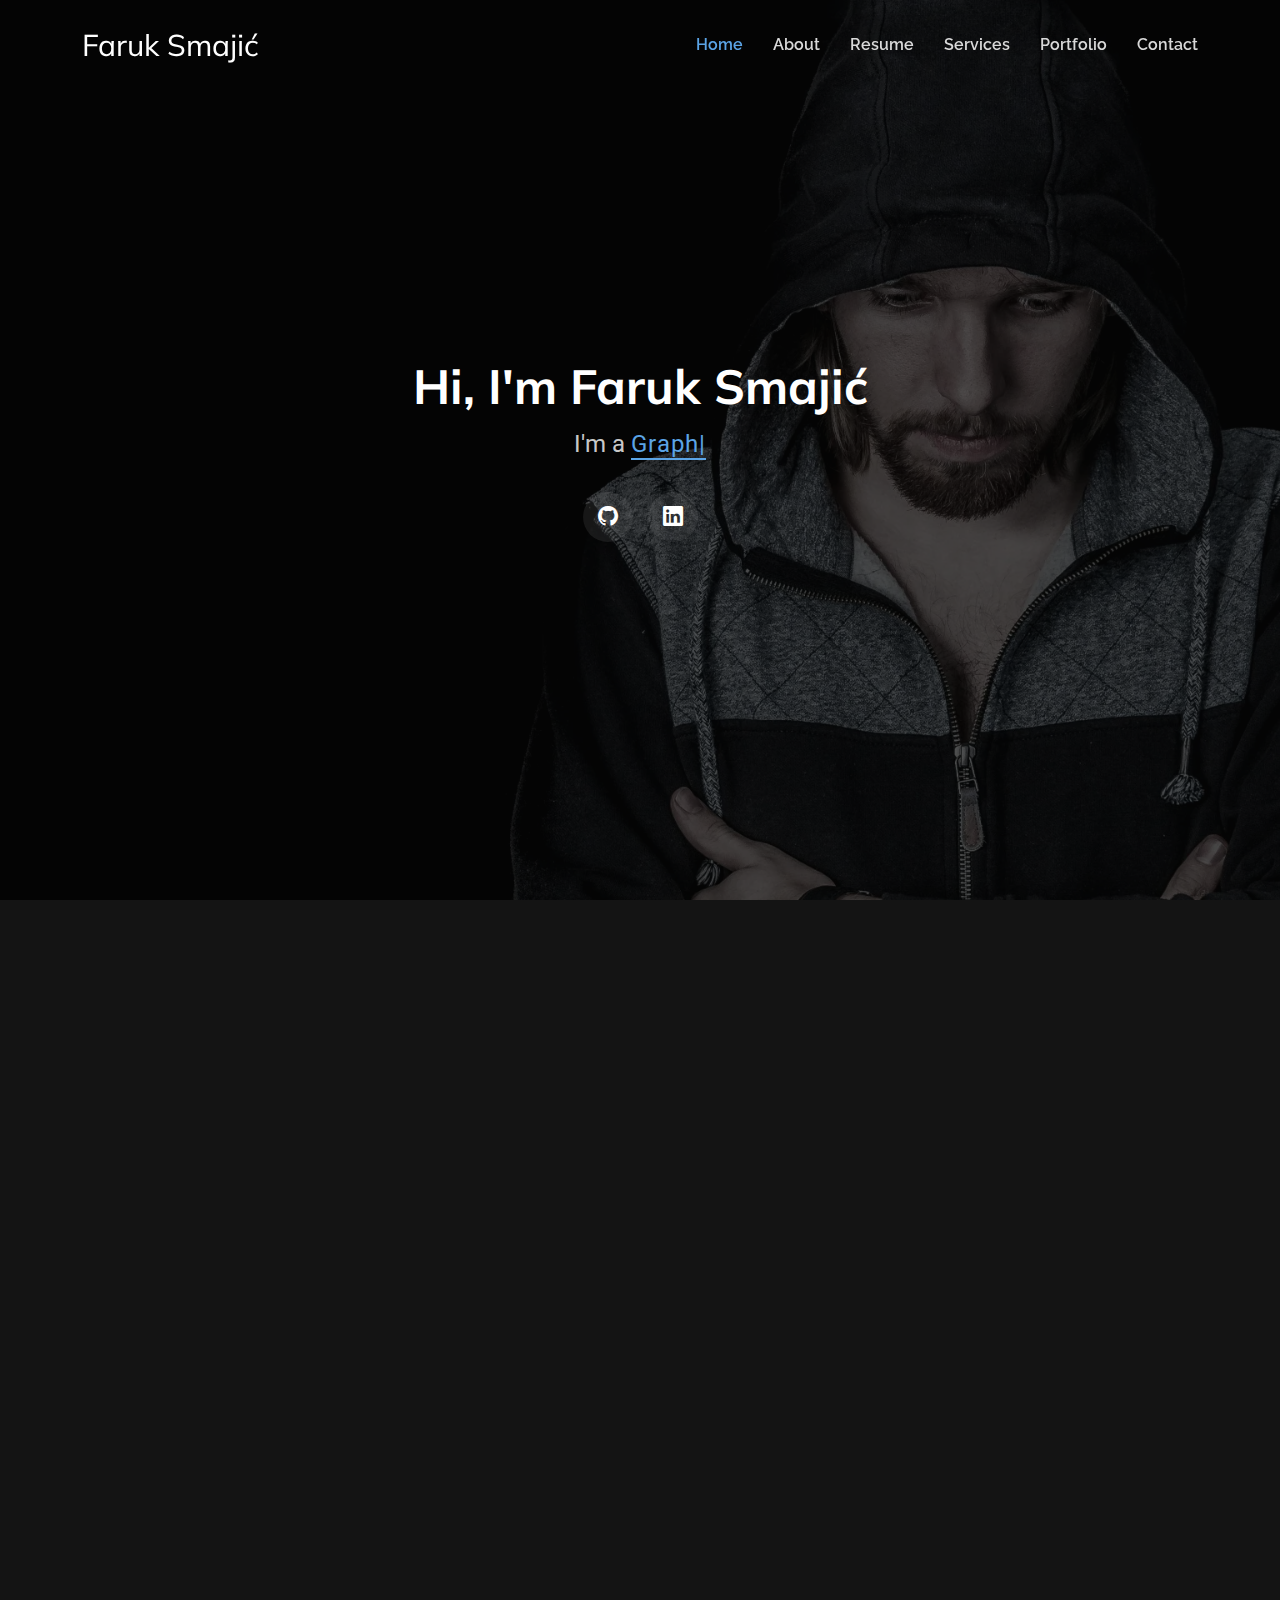
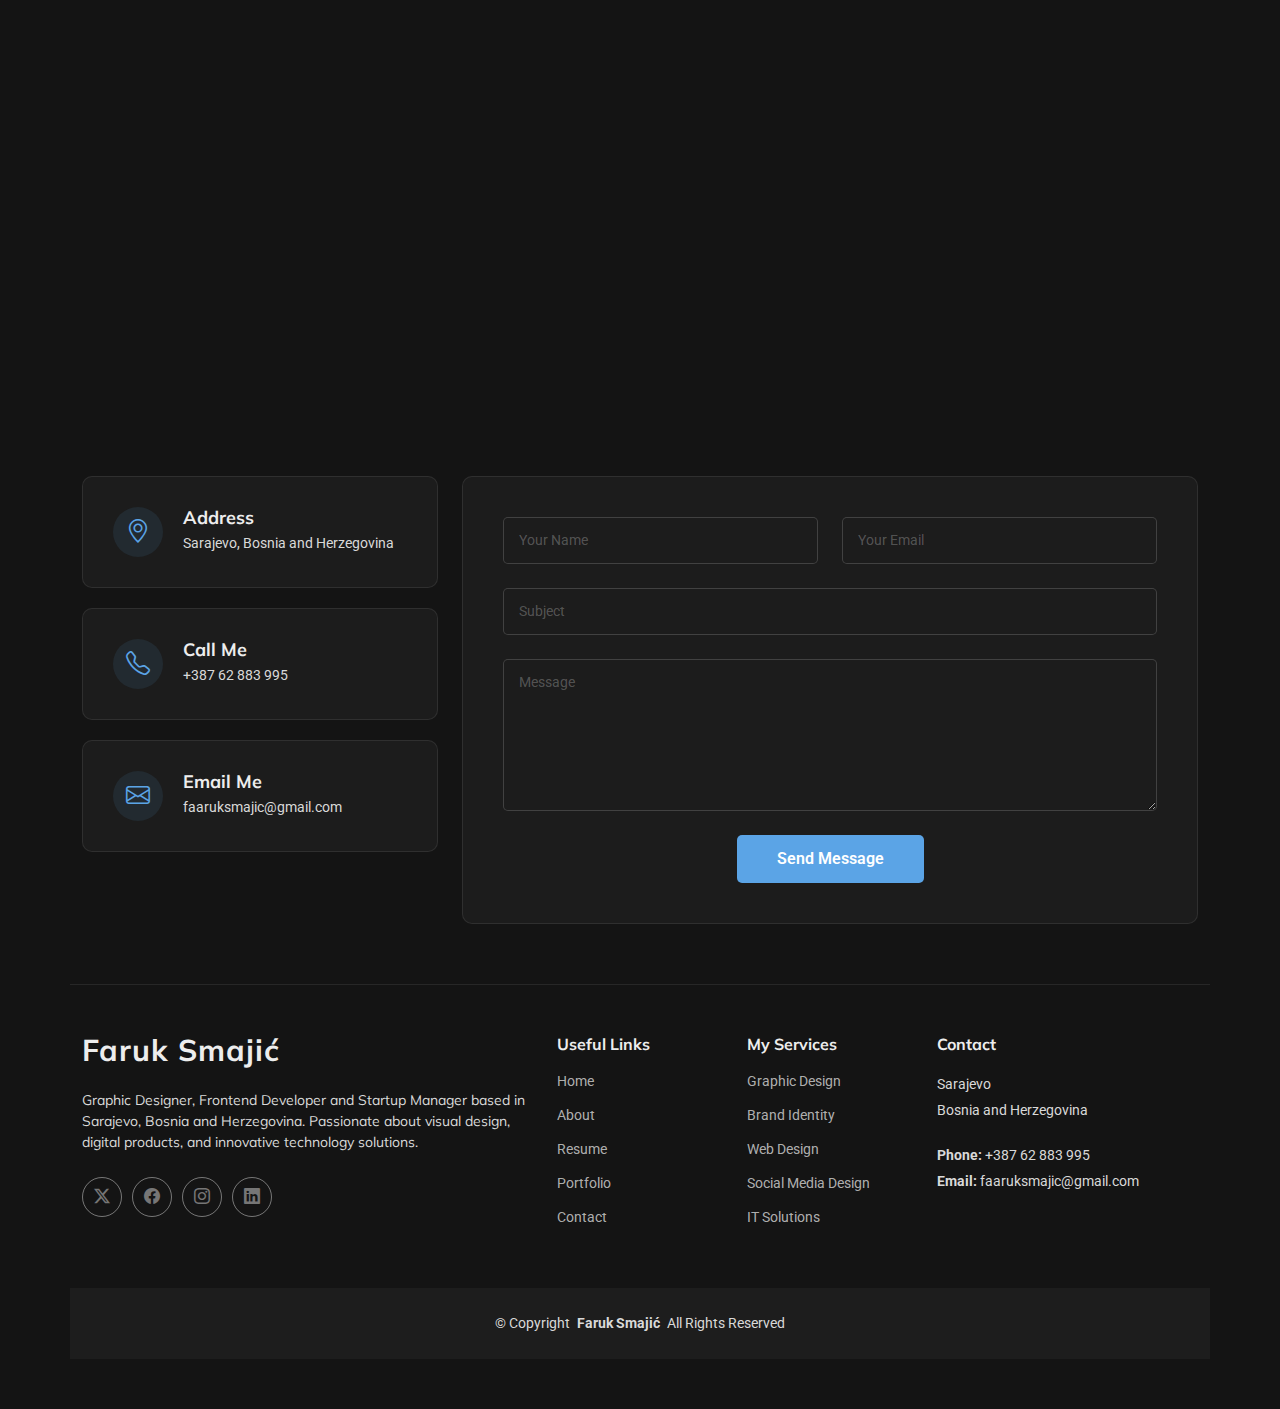
<file: index.html>
<!DOCTYPE html>
<html lang="en">

<head>
  <meta charset="utf-8">
  <meta content="width=device-width, initial-scale=1.0" name="viewport">
  <title>Faruk Smajic Portfolio</title>
  <meta name="description" content="Faruk Smajić - Graphic Designer & IT Professional based in Sarajevo, Bosnia and Herzegovina. Specializing in graphic design, branding, web design, and IT solutions.">
  <meta name="keywords" content="Faruk Smajić, Graphic Designer, Branding, Web Design, Canva, Sarajevo, IT Professional, Creative Design">

  <!-- Favicons -->
  <link href="assets/img/favicon.png" rel="icon">
  <link href="assets/img/apple-touch-icon.png" rel="apple-touch-icon">

  <!-- Fonts -->
  <link href="https://fonts.googleapis.com" rel="preconnect">
  <link href="https://fonts.gstatic.com" rel="preconnect" crossorigin>
  <link href="https://fonts.googleapis.com/css2?family=Roboto:ital,wght@0,100;0,300;0,400;0,500;0,700;0,900;1,100;1,300;1,400;1,500;1,700;1,900&family=Raleway:ital,wght@0,100;0,200;0,300;0,400;0,500;0,600;0,700;0,800;0,900;1,100;1,200;1,300;1,400;1,500;1,600;1,700;1,800;1,900&family=Mulish:ital,wght@0,200;0,300;0,400;0,500;0,600;0,700;0,800;0,900;1,200;1,300;1,400;1,500;1,600;1,700;1,800;1,900&display=swap" rel="stylesheet">

  <!-- Vendor CSS Files -->
  <link href="assets/vendor/bootstrap/css/bootstrap.min.css" rel="stylesheet">
  <link href="assets/vendor/bootstrap-icons/bootstrap-icons.css" rel="stylesheet">
  <link href="assets/vendor/aos/aos.css" rel="stylesheet">
  <link href="assets/vendor/glightbox/css/glightbox.min.css" rel="stylesheet">
  <link href="assets/vendor/swiper/swiper-bundle.min.css" rel="stylesheet">

  <!-- Main CSS File -->
  <link href="assets/css/main.css" rel="stylesheet">

  <!-- =======================================================
  * Template Name: Craftivo
  * Template URL: https://bootstrapmade.com/craftivo-bootstrap-portfolio-template/
  * Updated: Oct 04 2025 with Bootstrap v5.3.8
  * Author: BootstrapMade.com
  * License: https://bootstrapmade.com/license/
  ======================================================== -->
</head>

<body class="index-page">

  <header id="header" class="header d-flex align-items-center fixed-top">
    <div class="container-fluid container-xl position-relative d-flex align-items-center">

      <a href="index.html" class="logo d-flex align-items-center me-auto">
        <!-- Uncomment the line below if you also wish to use an image logo -->
        <!-- <img src="assets/img/logo.webp" alt=""> -->
        <h1 class="sitename">Faruk Smajić</h1>
      </a>

      <nav id="navmenu" class="navmenu">
        <ul>
          <li><a href="#hero" class="active">Home</a></li>
          <li><a href="#about">About</a></li>
          <li><a href="#resume">Resume</a></li>
          <li><a href="#services">Services</a></li>
          <li><a href="#portfolio">Portfolio</a></li>
          <li><a href="#contact">Contact</a></li>
        </ul>
        <i class="mobile-nav-toggle d-xl-none bi bi-list"></i>
      </nav>

      

    </div>
  </header>

  <main class="main">

    <!-- Hero Section -->
    <section id="hero" class="hero section dark-background">

      <img src="assets/img/profile/profile-bg-5.webp" alt="" data-aos="fade-in">

      <div class="container" data-aos="fade-up" data-aos-delay="100">
        <div class="row justify-content-center">
          <div class="col-lg-8 text-center">
            <h2>Hi, I'm Faruk Smajić</h2>
            <p>I'm a <span class="typed" data-typed-items="Graphic Designer, Frontend Developer, Startup Manager, Creative Professional"></span><span class="typed-cursor" aria-hidden="true"></span></p>
            <div class="social-links">
              <a href="#"><i class="bi bi-github"></i></a>
              <a href="#"><i class="bi bi-linkedin"></i></a>
            </div>
          </div>
        </div>
      </div>

    </section><!-- /Hero Section -->

    <!-- About Section -->
    <section id="about" class="about section">

      <!-- Section Title -->
      <div class="container section-title" data-aos="fade-up">
        <span class="subtitle">About Me</span>
        <h2>About Me</h2>
        <p>Creative and tech professional based in Sarajevo. Combining graphic design and branding skills with frontend development, product management, and IT expertise to deliver compelling digital experiences.</p>
      </div><!-- End Section Title -->

      <div class="container" data-aos="fade-up" data-aos-delay="100">

        <div class="row gy-5">
          <div class="col-lg-4" data-aos="zoom-in" data-aos-delay="150">
            <div class="profile-card">
              <div class="profile-header">
                <div class="profile-avatar">
                  <img src="assets/img/profile/profile-square-3.webp" class="img-fluid" alt="">
                  <div class="status-indicator"></div>
                </div>
                <h3>Faruk Smajić</h3>
                <span class="role">Graphic Designer &amp; Frontend Developer</span>
              </div>

              <div class="profile-stats">
                <div class="stat-item">
                  <h4>10+</h4>
                  <p>Projects</p>
                </div>
                <div class="stat-item">
                  <h4>5+</h4>
                  <p>Years</p>
                </div>
                <div class="stat-item">
                  <h4>3</h4>
                  <p>Languages</p>
                </div>
              </div>

              <div class="profile-actions">
                <a href="assets/Faruk_Smajic_CV.docx" download class="btn-primary"><i class="bi bi-download"></i> Download CV</a>
                <a href="#contact" class="btn-secondary"><i class="bi bi-envelope"></i> Contact</a>
              </div>

              <div class="social-connect">
                <a href="#"><i class="bi bi-linkedin"></i></a>
                <a href="#"><i class="bi bi-github"></i></a>
                <a href="#"><i class="bi bi-twitter"></i></a>
                <a href="#"><i class="bi bi-instagram"></i></a>
              </div>
            </div>
          </div>

          <div class="col-lg-8" data-aos="fade-left" data-aos-delay="200">
            <div class="content-wrapper">
              <div class="bio-section">
                <div class="section-tag">About Me</div>
                <h2>Designing Visuals &amp; Building Digital Products</h2>
                <p>I am a creative and tech professional who combines graphic design with frontend development and product management. Currently working as a Startup Manager at Lupon Ventures, I lead product development for QGo mobile payments, Parkmatix smart parking, and Racun.ba/hr invoicing platforms using React, Next.js, and TypeScript.</p>
                <p>Beyond development, I bring a strong design eye using Canva and Figma to create compelling visuals, brand identities, and marketing materials. My IT infrastructure background gives me a full-stack understanding of the digital ecosystem, from design to deployment to server management.</p>
              </div>

              <div class="details-grid">
                <div class="detail-item" data-aos="fade-up" data-aos-delay="250">
                  <i class="bi bi-briefcase"></i>
                  <div class="detail-content">
                    <span>Experience</span>
                    <strong>5+ Years</strong>
                  </div>
                </div>

                <div class="detail-item" data-aos="fade-up" data-aos-delay="300">
                  <i class="bi bi-mortarboard"></i>
                  <div class="detail-content">
                    <span>Education</span>
                    <strong>Computer Science</strong>
                  </div>
                </div>

                <div class="detail-item" data-aos="fade-up" data-aos-delay="350">
                  <i class="bi bi-geo-alt"></i>
                  <div class="detail-content">
                    <span>Based In</span>
                    <strong>Sarajevo, BiH</strong>
                  </div>
                </div>

                <div class="detail-item" data-aos="fade-up" data-aos-delay="100">
                  <i class="bi bi-envelope"></i>
                  <div class="detail-content">
                    <span>Email</span>
                    <strong>faaruksmajic@gmail.com</strong>
                  </div>
                </div>

                <div class="detail-item" data-aos="fade-up" data-aos-delay="150">
                  <i class="bi bi-phone"></i>
                  <div class="detail-content">
                    <span>Phone</span>
                    <strong>+387 62 883 995</strong>
                  </div>
                </div>

                <div class="detail-item" data-aos="fade-up" data-aos-delay="200">
                  <i class="bi bi-calendar-check"></i>
                  <div class="detail-content">
                    <span>Availability</span>
                    <strong>Open to Work</strong>
                  </div>
                </div>
              </div>

              <div class="skills-showcase" data-aos="fade-up" data-aos-delay="250">
                <div class="section-tag">Core Skills</div>
                <h3>Technical Proficiency</h3>

                <div class="skills-list skills-animation">
                  <div class="skill-item">
                    <div class="skill-info">
                      <span class="skill-name">Canva, Figma &amp; Graphic Design</span>
                      <span class="skill-percent">90%</span>
                    </div>
                    <div class="progress">
                      <div class="progress-bar" role="progressbar" aria-valuenow="90" aria-valuemin="0" aria-valuemax="100"></div>
                    </div>
                  </div>

                  <div class="skill-item">
                    <div class="skill-info">
                      <span class="skill-name">React, Next.js &amp; TypeScript</span>
                      <span class="skill-percent">80%</span>
                    </div>
                    <div class="progress">
                      <div class="progress-bar" role="progressbar" aria-valuenow="80" aria-valuemin="0" aria-valuemax="100"></div>
                    </div>
                  </div>

                  <div class="skill-item">
                    <div class="skill-info">
                      <span class="skill-name">Product Management &amp; Agile/Scrum</span>
                      <span class="skill-percent">85%</span>
                    </div>
                    <div class="progress">
                      <div class="progress-bar" role="progressbar" aria-valuenow="85" aria-valuemin="0" aria-valuemax="100"></div>
                    </div>
                  </div>

                  <div class="skill-item">
                    <div class="skill-info">
                      <span class="skill-name">QA Testing &amp; Azure DevOps</span>
                      <span class="skill-percent">80%</span>
                    </div>
                    <div class="progress">
                      <div class="progress-bar" role="progressbar" aria-valuenow="80" aria-valuemin="0" aria-valuemax="100"></div>
                    </div>
                  </div>

                  <div class="skill-item">
                    <div class="skill-info">
                      <span class="skill-name">IT Infrastructure &amp; Networking</span>
                      <span class="skill-percent">90%</span>
                    </div>
                    <div class="progress">
                      <div class="progress-bar" role="progressbar" aria-valuenow="90" aria-valuemin="0" aria-valuemax="100"></div>
                    </div>
                  </div>
                </div>
              </div>
            </div>
          </div>
        </div>

      </div>

    </section><!-- /About Section -->

    <!-- Resume Section -->
    <section id="resume" class="resume section">

      <!-- Section Title -->
      <div class="container section-title" data-aos="fade-up">
        <span class="subtitle">Resume</span>
        <h2>Resume</h2>
        <p>Creative and tech professional with a diverse career path spanning startup management, frontend development, QA engineering, graphic design, and IT leadership across multiple organizations in Bosnia and Herzegovina.</p>
      </div><!-- End Section Title -->

      <div class="container" data-aos="fade-up" data-aos-delay="100">

        <div class="row gy-5">
          <div class="col-lg-6">
            <div class="experience-section">
              <div class="section-header" data-aos="fade-right" data-aos-delay="200">
                <div class="header-content">
                  <span class="section-badge">Experience</span>
                  <h2>Professional Journey</h2>
                  <p>From IT trainee to Startup Manager, building expertise across frontend development, product management, QA engineering, and IT leadership.</p>
                </div>
              </div>

              <div class="experience-cards">
                <div class="exp-card featured" data-aos="zoom-in" data-aos-delay="300">
                  <div class="card-header">
                    <div class="company-logo">
                      <i class="bi bi-rocket-takeoff"></i>
                    </div>
                    <div class="period-badge">Current</div>
                  </div>
                  <div class="card-body">
                    <h3>Startup Manager / PM &amp; Frontend Developer</h3>
                    <p class="company-name">Lupon Ventures d.o.o., Sarajevo</p>
                    <span class="duration">January 2024 - Present</span>
                    <p class="description">Product management, mobile app design, dashboard &amp; website design, and operations management for QGo Technology. Frontend development with Next.js, React &amp; TypeScript. Technical project management for Parkmatix smart parking systems across Balkan cities. Development of Racun.ba/hr invoicing platform. Azure DevOps, Agile/Scrum, and cross-functional team collaboration.</p>
                    <div class="skills-tags">
                      <span class="skill-tag">React / Next.js</span>
                      <span class="skill-tag">Product Management</span>
                      <span class="skill-tag">Operations</span>
                    </div>
                  </div>
                </div>

                <div class="exp-card" data-aos="zoom-in" data-aos-delay="350">
                  <div class="card-header">
                    <div class="company-logo">
                      <i class="bi bi-buildings"></i>
                    </div>
                  </div>
                  <div class="card-body">
                    <h3>IT Supervisor</h3>
                    <p class="company-name">ExpressOne Post Office, Sarajevo</p>
                    <span class="duration">May 2021 - Present</span>
                    <p class="description">Managing the IT team and overseeing the entire IT infrastructure. Responsible for system upgrades, cybersecurity, IT project planning, vendor management, disaster recovery, and aligning IT initiatives with business objectives.</p>
                  </div>
                </div>

                <div class="exp-card" data-aos="zoom-in" data-aos-delay="400">
                  <div class="card-header">
                    <div class="company-logo">
                      <i class="bi bi-hdd-network"></i>
                    </div>
                  </div>
                  <div class="card-body">
                    <h3>IT Administrator</h3>
                    <p class="company-name">General Engineering d.o.o. (Gen.E), Sarajevo</p>
                    <span class="duration">July 2020 - May 2021</span>
                    <p class="description">Administered the full network and system infrastructure across two office locations. Managed 4 virtualized hardware servers, Cisco VPN tunnels, WiFi APs, and Asterisk IP Telephony. Created and managed the company website.</p>
                  </div>
                </div>

                <div class="exp-card" data-aos="zoom-in" data-aos-delay="450">
                  <div class="card-header">
                    <div class="company-logo">
                      <i class="bi bi-code-slash"></i>
                    </div>
                  </div>
                  <div class="card-body">
                    <h3>Junior Software Developer (Training)</h3>
                    <p class="company-name">Lupon Ventures d.o.o., Sarajevo</p>
                    <span class="duration">October 2019 - January 2020</span>
                    <p class="description">Trained in Java development with a focus on Vert.x microservices framework. Built progressively complex software projects, including a two-player chess application.</p>
                  </div>
                </div>

                <div class="exp-card" data-aos="zoom-in" data-aos-delay="500">
                  <div class="card-header">
                    <div class="company-logo">
                      <i class="bi bi-router"></i>
                    </div>
                  </div>
                  <div class="card-body">
                    <h3>IT Trainee &amp; Assistant</h3>
                    <p class="company-name">Baglama d.o.o.</p>
                    <span class="duration">July 2018 - October 2018</span>
                    <p class="description">Assisted in network and system integration projects under a Cisco-certified trainer. Gained hands-on experience installing routers, WiFi systems, and configuring Windows environments.</p>
                  </div>
                </div>
              </div>
            </div>
          </div>

          <div class="col-lg-6">
            <div class="education-section">
              <div class="section-header" data-aos="fade-left" data-aos-delay="200">
                <div class="header-content">
                  <span class="section-badge">Education</span>
                  <h2>Academic Background</h2>
                  <p>Combining formal education in Computer Science with practical hands-on experience in IT systems and networking.</p>
                </div>
              </div>

              <div class="education-timeline" data-aos="fade-left" data-aos-delay="300">
                <div class="timeline-track">
                  <div class="timeline-item">
                    <div class="timeline-marker">
                      <i class="bi bi-mortarboard-fill"></i>
                    </div>
                    <div class="timeline-content">
                      <div class="education-meta">
                        <span class="year-range">2017 - 2021</span>
                        <span class="degree-level">University</span>
                      </div>
                      <h4>Computer Science</h4>
                      <p class="institution">International University of Sarajevo</p>
                      <p class="description">Studied Computer Science with a focus on programming, networking, and information systems. Gained foundational knowledge in software development and IT infrastructure.</p>
                    </div>
                  </div>

                  <div class="timeline-item">
                    <div class="timeline-marker">
                      <i class="bi bi-book"></i>
                    </div>
                    <div class="timeline-content">
                      <div class="education-meta">
                        <span class="year-range">2012 - 2017</span>
                        <span class="degree-level">High School</span>
                      </div>
                      <h4>General Gymnasium</h4>
                      <p class="institution">Istanbul Anadolu Imam Hatip Lisesi</p>
                      <p class="description">Completed high school education with a general gymnasium curriculum. Gained fluency in Turkish language alongside academic studies.</p>
                      <div class="achievement">
                        <i class="bi bi-award"></i>
                        <span>High School Diploma</span>
                      </div>
                    </div>
                  </div>

                  <div class="timeline-item">
                    <div class="timeline-marker">
                      <i class="bi bi-translate"></i>
                    </div>
                    <div class="timeline-content">
                      <div class="education-meta">
                        <span class="year-range">Languages</span>
                        <span class="degree-level">Skills</span>
                      </div>
                      <h4>Language Proficiency</h4>
                      <div class="certifications-list">
                        <div class="cert-item">
                          <span class="cert-name">Bosnian (Native)</span>
                          <span class="cert-year">Excellent</span>
                        </div>
                        <div class="cert-item">
                          <span class="cert-name">Turkish</span>
                          <span class="cert-year">Excellent</span>
                        </div>
                        <div class="cert-item">
                          <span class="cert-name">English</span>
                          <span class="cert-year">Excellent</span>
                        </div>
                      </div>
                    </div>
                  </div>
                </div>
              </div>
            </div>
          </div>
        </div>

      </div>

    </section><!-- /Resume Section -->

    <!-- Services Section -->
    <section id="services" class="services section">

      <!-- Section Title -->
      <div class="container section-title" data-aos="fade-up">
        <span class="subtitle">Services</span>
        <h2>Services</h2>
        <p>Creative and technical services spanning product management, app design, web development, and IT solutions. From QGo mobile payments to Parkmatix smart parking and Racun invoicing, I deliver end-to-end digital products.</p>
      </div><!-- End Section Title -->

      <div class="container" data-aos="fade-up" data-aos-delay="100">

        <div class="row gy-4">
          <div class="col-lg-3 col-md-6" data-aos="zoom-in" data-aos-delay="100">
            <div class="service-item featured">
              <div class="featured-tag">Featured</div>
              <div class="icon-wrapper">
                <i class="bi bi-kanban"></i>
              </div>
              <h4>Product Management</h4>
              <p>End-to-end product management for digital platforms including mobile apps, dashboards, and web products. Agile/Scrum methodology.</p>
            </div>
          </div>

          <div class="col-lg-3 col-md-6" data-aos="zoom-in" data-aos-delay="200">
            <div class="service-item">
              <div class="icon-wrapper">
                <i class="bi bi-phone"></i>
              </div>
              <h4>Mobile App Design</h4>
              <p>Designing intuitive mobile app interfaces, user flows, and dashboards for platforms like QGo and Parkmatix.</p>
            </div>
          </div>

          <div class="col-lg-3 col-md-6" data-aos="zoom-in" data-aos-delay="300">
            <div class="service-item">
              <div class="icon-wrapper">
                <i class="bi bi-code-slash"></i>
              </div>
              <h4>Web Development</h4>
              <p>Building responsive web platforms and dashboards with React, Next.js, and TypeScript. From corporate sites to SaaS products.</p>
            </div>
          </div>

          <div class="col-lg-3 col-md-6" data-aos="zoom-in" data-aos-delay="400">
            <div class="service-item">
              <div class="icon-wrapper">
                <i class="bi bi-gear-wide-connected"></i>
              </div>
              <h4>Operations Management</h4>
              <p>Managing day-to-day operations, coordinating cross-functional teams, and streamlining workflows for startup environments.</p>
            </div>
          </div>

          <div class="col-lg-3 col-md-6" data-aos="zoom-in" data-aos-delay="100">
            <div class="service-item">
              <div class="icon-wrapper">
                <i class="bi bi-palette"></i>
              </div>
              <h4>Graphic Design</h4>
              <p>Creating visuals, marketing materials, presentations, and brand assets using Canva, Figma, and other design tools.</p>
            </div>
          </div>

          <div class="col-lg-3 col-md-6" data-aos="zoom-in" data-aos-delay="200">
            <div class="service-item">
              <div class="icon-wrapper">
                <i class="bi bi-pencil-square"></i>
              </div>
              <h4>UI/UX Design</h4>
              <p>Crafting user-centered interfaces and experiences for web and mobile platforms, from wireframes to polished designs.</p>
            </div>
          </div>

          <div class="col-lg-3 col-md-6" data-aos="zoom-in" data-aos-delay="300">
            <div class="service-item">
              <div class="icon-wrapper">
                <i class="bi bi-hdd-network"></i>
              </div>
              <h4>IT Infrastructure</h4>
              <p>Setup and management of servers, Active Directory, Exchange, networking, and virtualized environments.</p>
            </div>
          </div>

          <div class="col-lg-3 col-md-6" data-aos="zoom-in" data-aos-delay="400">
            <div class="service-item">
              <div class="icon-wrapper">
                <i class="bi bi-tools"></i>
              </div>
              <h4>Technical Support</h4>
              <p>Day-to-day IT troubleshooting, hardware and software setup, network configuration, and end-user support.</p>
            </div>
          </div>

        </div>

        <div class="row mt-5">
          <div class="col-12" data-aos="fade-up" data-aos-delay="200">
            <div class="cta-box">
              <div class="row align-items-center">
                <div class="col-lg-8">
                  <h3>Need a Digital Product Built?</h3>
                  <p>Let's work together to bring your product vision to life, from concept and design to development and launch</p>
                </div>
                <div class="col-lg-4 text-lg-end text-center">
                  <a href="#contact" class="cta-btn">Get In Touch</a>
                </div>
              </div>
            </div>
          </div>
        </div>

      </div>

    </section><!-- /Services Section -->

    <!-- Portfolio Section -->
    <section id="portfolio" class="portfolio section">

      <!-- Section Title -->
      <div class="container section-title" data-aos="fade-up">
        <span class="subtitle">Portfolio</span>
        <h2>Portfolio</h2>
        <p>A showcase of digital products and web projects I've worked on. From QGo mobile payments and Parkmatix smart parking to Racun invoicing and web portals.</p>
      </div><!-- End Section Title -->

      <div class="container" data-aos="fade-up" data-aos-delay="100">

        <div class="isotope-layout" data-default-filter="*" data-layout="masonry" data-sort="original-order">
          <ul class="portfolio-filters isotope-filters" data-aos="fade-up" data-aos-delay="200">
            <li data-filter="*" class="filter-active">All Work</li>
            <li data-filter=".filter-products">Digital Products</li>
            <li data-filter=".filter-design">Graphic Design</li>
            <li data-filter=".filter-web">Web Design</li>
          </ul>

          <div class="row gy-4 isotope-container" data-aos="fade-up" data-aos-delay="300">
            <div class="col-lg-4 col-md-6 portfolio-item isotope-item filter-products">
              <div class="portfolio-card">
                <div class="portfolio-image-container">
                  <img src="assets/img/portfolio/portfolio-1.webp" alt="QGo Mobile Payment App" class="img-fluid" loading="lazy">
                  <div class="portfolio-overlay">
                    <div class="portfolio-info">
                      <span class="project-category">Mobile App</span>
                      <h4>QGo Technology - Contactless Fuel Payments</h4>
                    </div>
                    <div class="portfolio-actions">
                      <a href="assets/img/portfolio/portfolio-1.webp" class="glightbox portfolio-link">
                        <i class="bi bi-plus-lg"></i>
                      </a>
                      <a href="https://qgoapp.com" target="_blank" class="portfolio-details">
                        <i class="bi bi-arrow-right"></i>
                      </a>
                    </div>
                  </div>
                </div>
                <div class="portfolio-meta">
                  <div class="project-tags">
                    <span class="tag">PM</span>
                    <span class="tag">App Design</span>
                    <span class="tag">Operations</span>
                  </div>
                  <div class="project-year">2024</div>
                </div>
              </div>
            </div>

            <div class="col-lg-4 col-md-6 portfolio-item isotope-item filter-products">
              <div class="portfolio-card">
                <div class="portfolio-image-container">
                  <img src="assets/img/portfolio/portfolio-2.webp" alt="Parkmatix Smart Parking" class="img-fluid" loading="lazy">
                  <div class="portfolio-overlay">
                    <div class="portfolio-info">
                      <span class="project-category">Smart City</span>
                      <h4>Parkmatix - Smart Parking System</h4>
                    </div>
                    <div class="portfolio-actions">
                      <a href="assets/img/portfolio/portfolio-2.webp" class="glightbox portfolio-link">
                        <i class="bi bi-plus-lg"></i>
                      </a>
                      <a href="#" class="portfolio-details">
                        <i class="bi bi-arrow-right"></i>
                      </a>
                    </div>
                  </div>
                </div>
                <div class="portfolio-meta">
                  <div class="project-tags">
                    <span class="tag">Smart City</span>
                    <span class="tag">Balkan Cities</span>
                  </div>
                  <div class="project-year">2024</div>
                </div>
              </div>
            </div>

            <div class="col-lg-4 col-md-6 portfolio-item isotope-item filter-products">
              <div class="portfolio-card">
                <div class="portfolio-image-container">
                  <img src="assets/img/portfolio/portfolio-3.webp" alt="Racun.ba/hr Invoicing Platform" class="img-fluid" loading="lazy">
                  <div class="portfolio-overlay">
                    <div class="portfolio-info">
                      <span class="project-category">Web Platform</span>
                      <h4>Racun.ba/hr - Invoicing Platform</h4>
                    </div>
                    <div class="portfolio-actions">
                      <a href="assets/img/portfolio/portfolio-3.webp" class="glightbox portfolio-link">
                        <i class="bi bi-plus-lg"></i>
                      </a>
                      <a href="https://racun.hr/" target="_blank" class="portfolio-details">
                        <i class="bi bi-arrow-right"></i>
                      </a>
                    </div>
                  </div>
                </div>
                <div class="portfolio-meta">
                  <div class="project-tags">
                    <span class="tag">Web Platform</span>
                    <span class="tag">Invoicing</span>
                  </div>
                  <div class="project-year">2024</div>
                </div>
              </div>
            </div>

            <div class="col-lg-4 col-md-6 portfolio-item isotope-item filter-web">
              <div class="portfolio-card">
                <div class="portfolio-image-container">
                  <img src="assets/img/portfolio/portfolio-4.webp" alt="PCMC Web Portal" class="img-fluid" loading="lazy">
                  <div class="portfolio-overlay">
                    <div class="portfolio-info">
                      <span class="project-category">Web Design</span>
                      <h4>PCMC.ba Web Portal</h4>
                    </div>
                    <div class="portfolio-actions">
                      <a href="assets/img/portfolio/portfolio-4.webp" class="glightbox portfolio-link">
                        <i class="bi bi-plus-lg"></i>
                      </a>
                      <a href="#" class="portfolio-details">
                        <i class="bi bi-arrow-right"></i>
                      </a>
                    </div>
                  </div>
                </div>
                <div class="portfolio-meta">
                  <div class="project-tags">
                    <span class="tag">WordPress</span>
                    <span class="tag">Web Design</span>
                  </div>
                  <div class="project-year">Web Portal</div>
                </div>
              </div>
            </div>

            <div class="col-lg-4 col-md-6 portfolio-item isotope-item filter-web">
              <div class="portfolio-card">
                <div class="portfolio-image-container">
                  <img src="assets/img/portfolio/portfolio-5.webp" alt="Gene.ba Website" class="img-fluid" loading="lazy">
                  <div class="portfolio-overlay">
                    <div class="portfolio-info">
                      <span class="project-category">Web Design &amp; Branding</span>
                      <h4>Gene.ba Corporate Website</h4>
                    </div>
                    <div class="portfolio-actions">
                      <a href="assets/img/portfolio/portfolio-5.webp" class="glightbox portfolio-link">
                        <i class="bi bi-plus-lg"></i>
                      </a>
                      <a href="#" class="portfolio-details">
                        <i class="bi bi-arrow-right"></i>
                      </a>
                    </div>
                  </div>
                </div>
                <div class="portfolio-meta">
                  <div class="project-tags">
                    <span class="tag">Branding</span>
                    <span class="tag">Corporate</span>
                  </div>
                  <div class="project-year">Gen.E</div>
                </div>
              </div>
            </div>

            <div class="col-lg-4 col-md-6 portfolio-item isotope-item filter-web">
              <div class="portfolio-card">
                <div class="portfolio-image-container">
                  <img src="assets/img/portfolio/portfolio-6.webp" alt="R-G-E Website" class="img-fluid" loading="lazy">
                  <div class="portfolio-overlay">
                    <div class="portfolio-info">
                      <span class="project-category">Web Design</span>
                      <h4>R-G-E.co Website</h4>
                    </div>
                    <div class="portfolio-actions">
                      <a href="assets/img/portfolio/portfolio-6.webp" class="glightbox portfolio-link">
                        <i class="bi bi-plus-lg"></i>
                      </a>
                      <a href="#" class="portfolio-details">
                        <i class="bi bi-arrow-right"></i>
                      </a>
                    </div>
                  </div>
                </div>
                <div class="portfolio-meta">
                  <div class="project-tags">
                    <span class="tag">CMS</span>
                    <span class="tag">Web Design</span>
                  </div>
                  <div class="project-year">Website</div>
                </div>
              </div>
            </div>

            <div class="col-lg-4 col-md-6 portfolio-item isotope-item filter-design">
              <div class="portfolio-card">
                <div class="portfolio-image-container">
                  <img src="assets/img/portfolio/portfolio-9.webp" alt="Social Media Design" class="img-fluid" loading="lazy">
                  <div class="portfolio-overlay">
                    <div class="portfolio-info">
                      <span class="project-category">Graphic Design</span>
                      <h4>Social Media Campaigns</h4>
                    </div>
                    <div class="portfolio-actions">
                      <a href="assets/img/portfolio/portfolio-9.webp" class="glightbox portfolio-link">
                        <i class="bi bi-plus-lg"></i>
                      </a>
                      <a href="#" class="portfolio-details">
                        <i class="bi bi-arrow-right"></i>
                      </a>
                    </div>
                  </div>
                </div>
                <div class="portfolio-meta">
                  <div class="project-tags">
                    <span class="tag">Canva</span>
                    <span class="tag">Social Media</span>
                  </div>
                  <div class="project-year">Design</div>
                </div>
              </div>
            </div>

            <div class="col-lg-4 col-md-6 portfolio-item isotope-item filter-design">
              <div class="portfolio-card">
                <div class="portfolio-image-container">
                  <img src="assets/img/portfolio/portfolio-11.webp" alt="Brand Identity Design" class="img-fluid" loading="lazy">
                  <div class="portfolio-overlay">
                    <div class="portfolio-info">
                      <span class="project-category">Branding</span>
                      <h4>Brand Identity Projects</h4>
                    </div>
                    <div class="portfolio-actions">
                      <a href="assets/img/portfolio/portfolio-11.webp" class="glightbox portfolio-link">
                        <i class="bi bi-plus-lg"></i>
                      </a>
                      <a href="#" class="portfolio-details">
                        <i class="bi bi-arrow-right"></i>
                      </a>
                    </div>
                  </div>
                </div>
                <div class="portfolio-meta">
                  <div class="project-tags">
                    <span class="tag">Logo</span>
                    <span class="tag">Branding</span>
                  </div>
                  <div class="project-year">Identity</div>
                </div>
              </div>
            </div>

            <div class="col-lg-4 col-md-6 portfolio-item isotope-item filter-design">
              <div class="portfolio-card">
                <div class="portfolio-image-container">
                  <img src="assets/img/portfolio/portfolio-11.webp" alt="Marketing Materials" class="img-fluid" loading="lazy">
                  <div class="portfolio-overlay">
                    <div class="portfolio-info">
                      <span class="project-category">Print Design</span>
                      <h4>Marketing Materials</h4>
                    </div>
                    <div class="portfolio-actions">
                      <a href="assets/img/portfolio/portfolio-11.webp" class="glightbox portfolio-link">
                        <i class="bi bi-plus-lg"></i>
                      </a>
                      <a href="#" class="portfolio-details">
                        <i class="bi bi-arrow-right"></i>
                      </a>
                    </div>
                  </div>
                </div>
                <div class="portfolio-meta">
                  <div class="project-tags">
                    <span class="tag">Print</span>
                    <span class="tag">Marketing</span>
                  </div>
                  <div class="project-year">Print</div>
                </div>
              </div>
            </div>
          </div>

        </div>

        <div class="portfolio-bottom" data-aos="fade-up" data-aos-delay="400">
          <div class="row align-items-center">
            <div class="col-lg-8">
              <h3>Interested in working together?</h3>
              <p>Whether you need product management, app design, web development, or IT solutions, I'm here to help bring your vision to life.</p>
            </div>
            <div class="col-lg-4 text-lg-end">
              <a href="#contact" class="btn btn-accent">Let's Work Together</a>
            </div>
          </div>
        </div>

      </div>

    </section><!-- /Portfolio Section -->

    <!-- Contact Section -->
    <section id="contact" class="contact section">

      <!-- Section Title -->
      <div class="container section-title" data-aos="fade-up">
        <span class="subtitle">Contact</span>
        <h2>Contact</h2>
        <p>Feel free to reach out for design projects, IT consulting, or just to connect. I'm always open to discussing new creative opportunities and challenges.</p>
      </div><!-- End Section Title -->

      <div class="container">

        <div class="row gy-4">

          <div class="col-lg-4">
            <div class="info-item">
              <div class="icon-wrapper">
                <i class="bi bi-geo-alt"></i>
              </div>
              <div>
                <h3>Address</h3>
                <p>Sarajevo, Bosnia and Herzegovina</p>
              </div>
            </div>

            <div class="info-item">
              <div class="icon-wrapper">
                <i class="bi bi-telephone"></i>
              </div>
              <div>
                <h3>Call Me</h3>
                <p>+387 62 883 995</p>
              </div>
            </div>

            <div class="info-item">
              <div class="icon-wrapper">
                <i class="bi bi-envelope"></i>
              </div>
              <div>
                <h3>Email Me</h3>
                <p>faaruksmajic@gmail.com</p>
              </div>
            </div>

          </div>

          <div class="col-lg-8">
            <form action="forms/contact.php" method="post" class="php-email-form">
              <div class="row gy-4">

                <div class="col-md-6">
                  <input type="text" name="name" class="form-control" placeholder="Your Name" required="">
                </div>

                <div class="col-md-6">
                  <input type="email" class="form-control" name="email" placeholder="Your Email" required="">
                </div>

                <div class="col-md-12">
                  <input type="text" class="form-control" name="subject" placeholder="Subject" required="">
                </div>

                <div class="col-md-12">
                  <textarea class="form-control" name="message" rows="6" placeholder="Message" required=""></textarea>
                </div>

                <div class="col-md-12 text-center">
                  <div class="loading">Loading</div>
                  <div class="error-message"></div>
                  <div class="sent-message">Your message has been sent. Thank you!</div>

                  <button type="submit">Send Message</button>
                </div>

              </div>
            </form>
          </div>

        </div>

      </div>

    </section><!-- /Contact Section -->

  </main>

  <footer id="footer" class="footer">

    <div class="container footer-top">
      <div class="row gy-4">
        <div class="col-lg-5 col-md-12 footer-about">
          <a href="index.html" class="logo d-flex align-items-center">
            <span class="sitename">Faruk Smajić</span>
          </a>
          <p>Graphic Designer, Frontend Developer and Startup Manager based in Sarajevo, Bosnia and Herzegovina. Passionate about visual design, digital products, and innovative technology solutions.</p>
          <div class="social-links d-flex mt-4">
            <a href=""><i class="bi bi-twitter-x"></i></a>
            <a href=""><i class="bi bi-facebook"></i></a>
            <a href=""><i class="bi bi-instagram"></i></a>
            <a href=""><i class="bi bi-linkedin"></i></a>
          </div>
        </div>

        <div class="col-lg-2 col-6 footer-links">
          <h4>Useful Links</h4>
          <ul>
            <li><a href="#hero">Home</a></li>
            <li><a href="#about">About</a></li>
            <li><a href="#resume">Resume</a></li>
            <li><a href="#portfolio">Portfolio</a></li>
            <li><a href="#contact">Contact</a></li>
          </ul>
        </div>

        <div class="col-lg-2 col-6 footer-links">
          <h4>My Services</h4>
          <ul>
            <li><a href="#services">Graphic Design</a></li>
            <li><a href="#services">Brand Identity</a></li>
            <li><a href="#services">Web Design</a></li>
            <li><a href="#services">Social Media Design</a></li>
            <li><a href="#services">IT Solutions</a></li>
          </ul>
        </div>

        <div class="col-lg-3 col-md-12 footer-contact text-center text-md-start">
          <h4>Contact</h4>
          <p>Sarajevo</p>
          <p>Bosnia and Herzegovina</p>
          <p class="mt-4"><strong>Phone:</strong> <span>+387 62 883 995</span></p>
          <p><strong>Email:</strong> <span>faaruksmajic@gmail.com</span></p>
        </div>

      </div>
    </div>

    <div class="container copyright text-center mt-4">
      <p>© <span>Copyright</span> <strong class="px-1 sitename">Faruk Smajić</strong> <span>All Rights Reserved</span></p>
    </div>

  </footer>

  <!-- Scroll Top -->
  <a href="#" id="scroll-top" class="scroll-top d-flex align-items-center justify-content-center"><i class="bi bi-arrow-up-short"></i></a>

  <!-- Preloader -->
  <div id="preloader"></div>

  <!-- Vendor JS Files -->
  <script src="assets/vendor/bootstrap/js/bootstrap.bundle.min.js"></script>
  <script src="assets/vendor/php-email-form/validate.js"></script>
  <script src="assets/vendor/aos/aos.js"></script>
  <script src="assets/vendor/typed.js/typed.umd.js"></script>
  <script src="assets/vendor/waypoints/noframework.waypoints.js"></script>
  <script src="assets/vendor/glightbox/js/glightbox.min.js"></script>
  <script src="assets/vendor/imagesloaded/imagesloaded.pkgd.min.js"></script>
  <script src="assets/vendor/isotope-layout/isotope.pkgd.min.js"></script>
  <script src="assets/vendor/swiper/swiper-bundle.min.js"></script>

  <!-- Main JS File -->
  <script src="assets/js/main.js"></script>

</body>

</html>
</file>
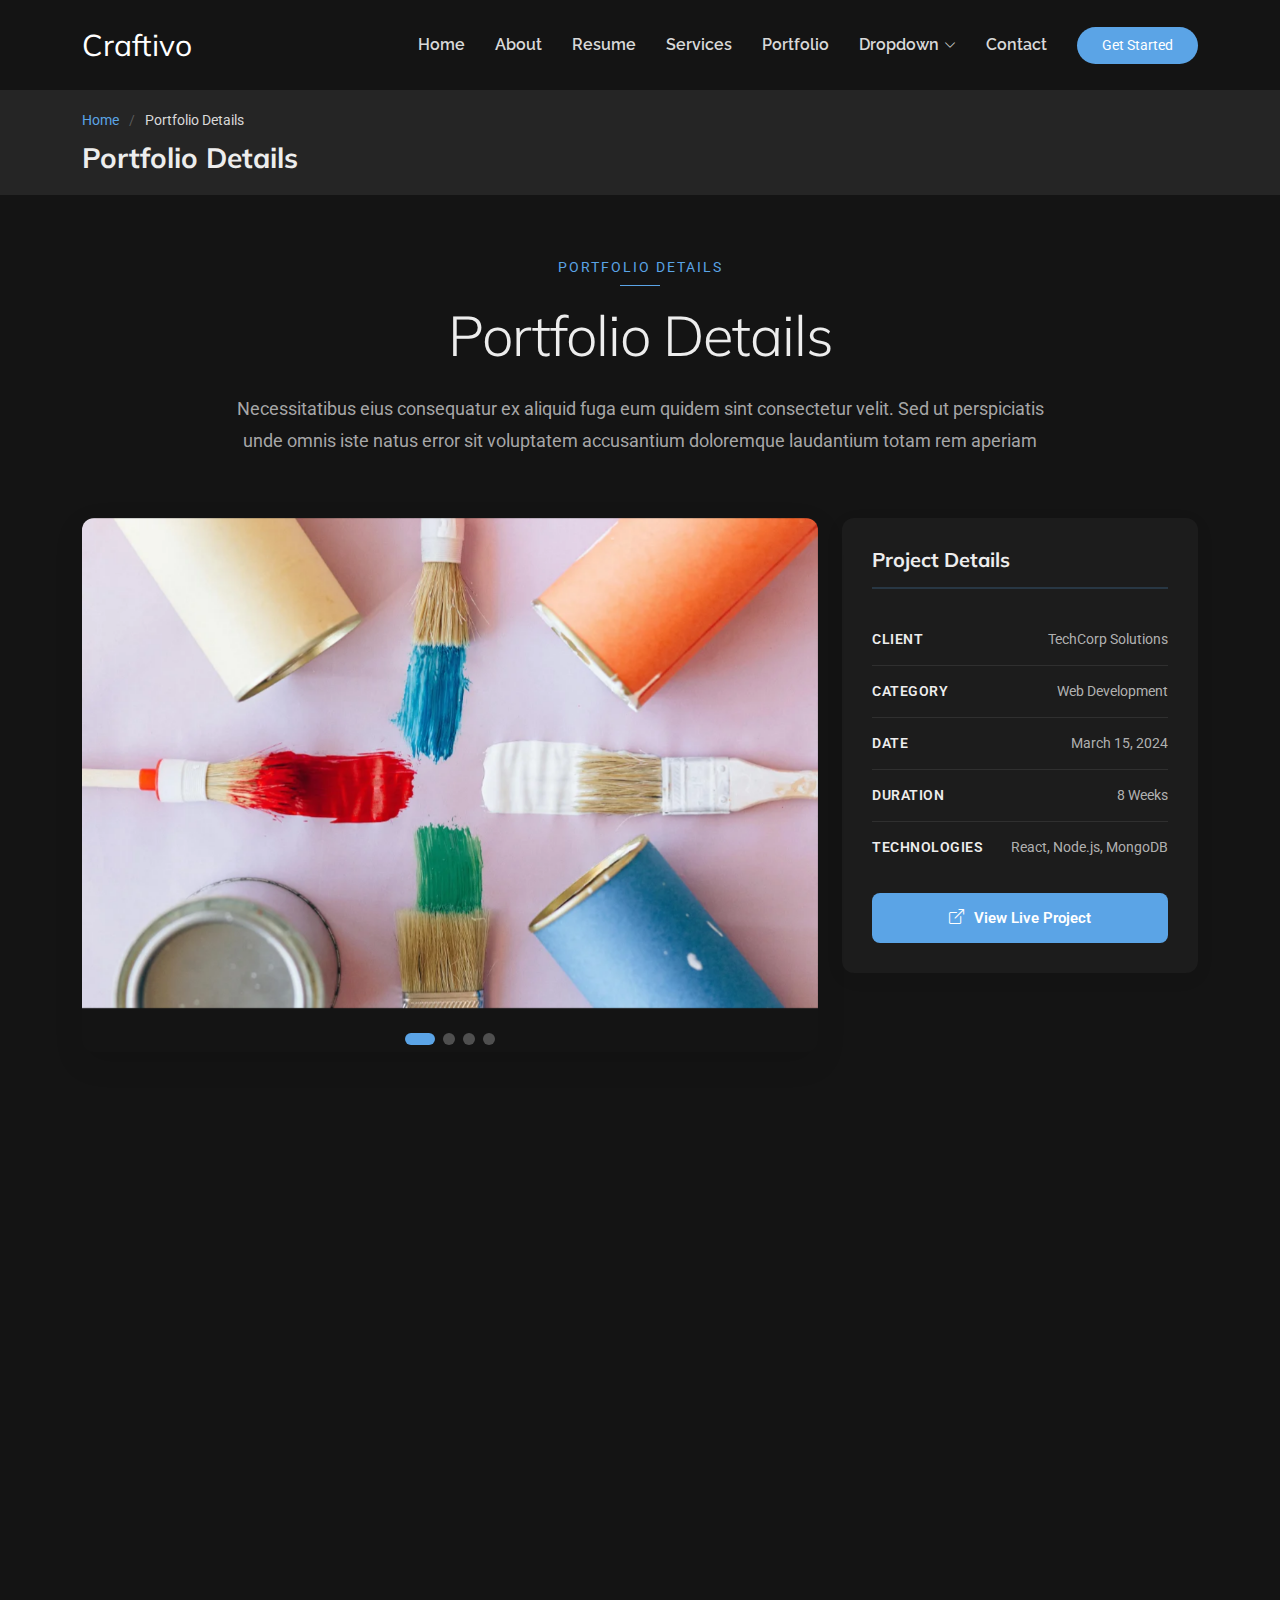
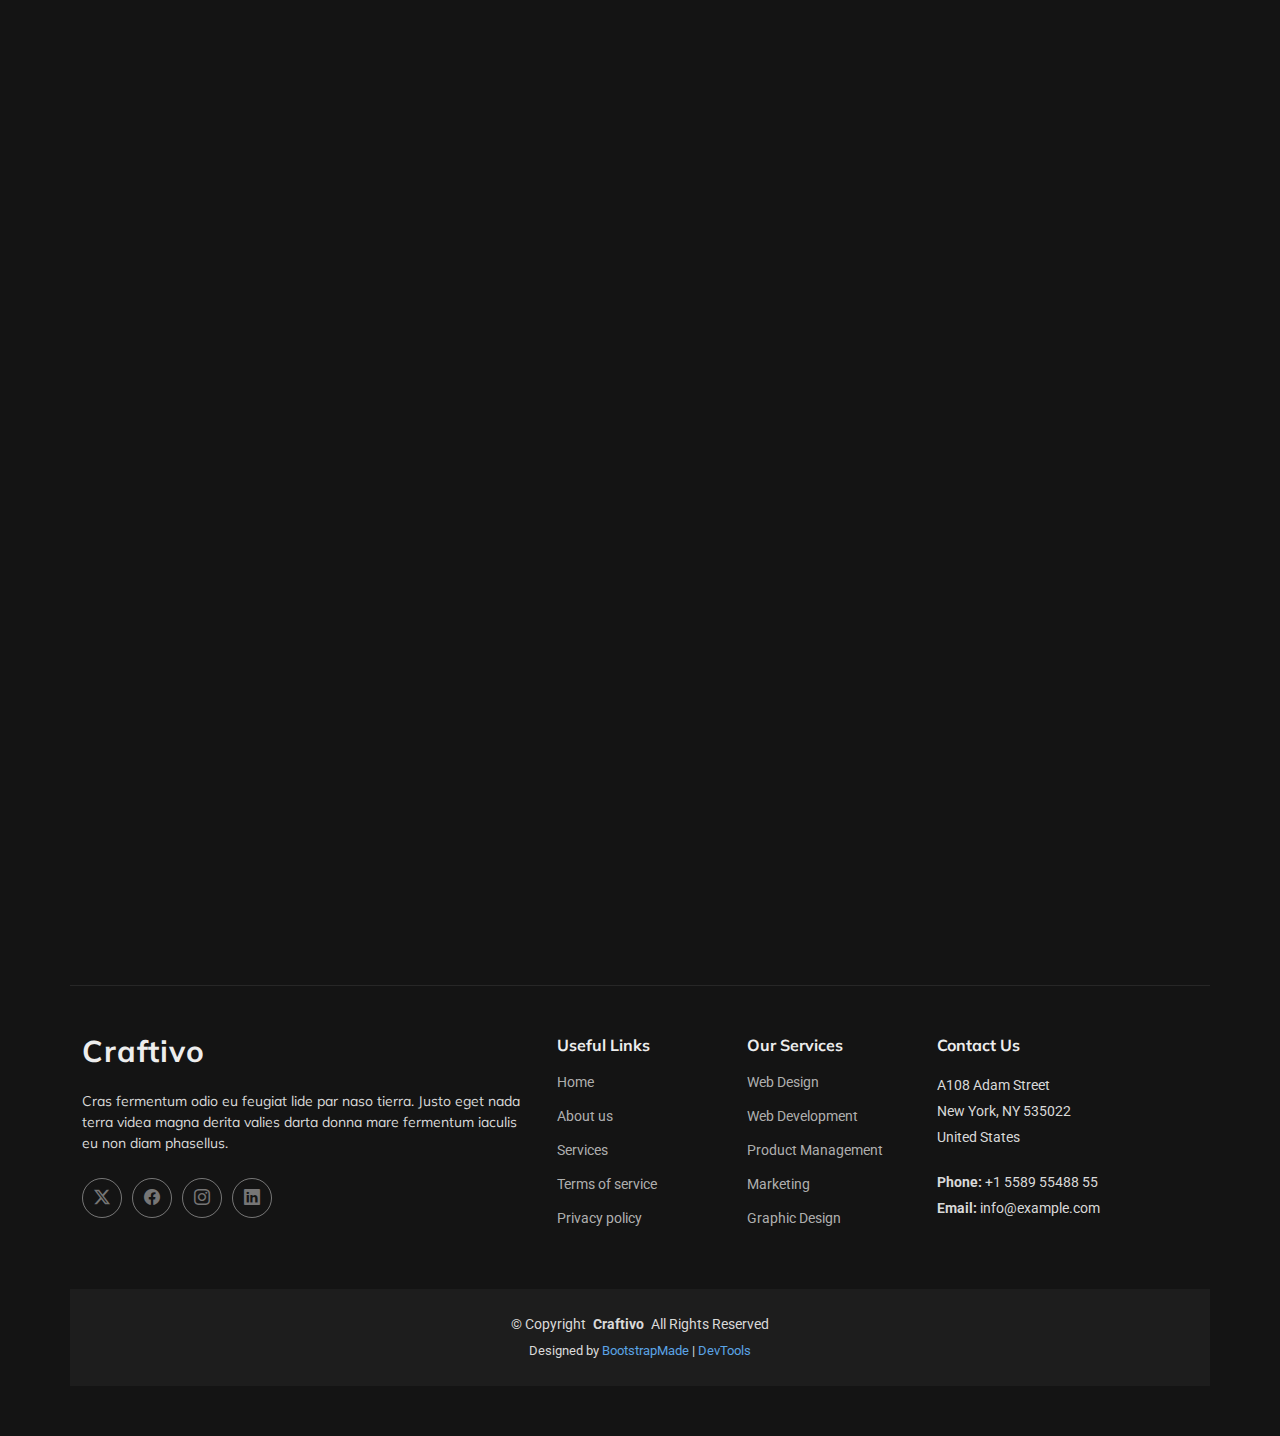
<file: portfolio-details.html>
<!DOCTYPE html>
<html lang="en">

<head>
  <meta charset="utf-8">
  <meta content="width=device-width, initial-scale=1.0" name="viewport">
  <title>Portfolio Details - Craftivo Bootstrap Template</title>
  <meta name="description" content="">
  <meta name="keywords" content="">

  <!-- Favicons -->
  <link href="assets/img/favicon.png" rel="icon">
  <link href="assets/img/apple-touch-icon.png" rel="apple-touch-icon">

  <!-- Fonts -->
  <link href="https://fonts.googleapis.com" rel="preconnect">
  <link href="https://fonts.gstatic.com" rel="preconnect" crossorigin>
  <link href="https://fonts.googleapis.com/css2?family=Roboto:ital,wght@0,100;0,300;0,400;0,500;0,700;0,900;1,100;1,300;1,400;1,500;1,700;1,900&family=Raleway:ital,wght@0,100;0,200;0,300;0,400;0,500;0,600;0,700;0,800;0,900;1,100;1,200;1,300;1,400;1,500;1,600;1,700;1,800;1,900&family=Mulish:ital,wght@0,200;0,300;0,400;0,500;0,600;0,700;0,800;0,900;1,200;1,300;1,400;1,500;1,600;1,700;1,800;1,900&display=swap" rel="stylesheet">

  <!-- Vendor CSS Files -->
  <link href="assets/vendor/bootstrap/css/bootstrap.min.css" rel="stylesheet">
  <link href="assets/vendor/bootstrap-icons/bootstrap-icons.css" rel="stylesheet">
  <link href="assets/vendor/aos/aos.css" rel="stylesheet">
  <link href="assets/vendor/glightbox/css/glightbox.min.css" rel="stylesheet">
  <link href="assets/vendor/swiper/swiper-bundle.min.css" rel="stylesheet">

  <!-- Main CSS File -->
  <link href="assets/css/main.css" rel="stylesheet">

  <!-- =======================================================
  * Template Name: Craftivo
  * Template URL: https://bootstrapmade.com/craftivo-bootstrap-portfolio-template/
  * Updated: Oct 04 2025 with Bootstrap v5.3.8
  * Author: BootstrapMade.com
  * License: https://bootstrapmade.com/license/
  ======================================================== -->
</head>

<body class="portfolio-details-page">

  <header id="header" class="header d-flex align-items-center sticky-top">
    <div class="container-fluid container-xl position-relative d-flex align-items-center">

      <a href="index.html" class="logo d-flex align-items-center me-auto">
        <!-- Uncomment the line below if you also wish to use an image logo -->
        <!-- <img src="assets/img/logo.webp" alt=""> -->
        <h1 class="sitename">Craftivo</h1>
      </a>

      <nav id="navmenu" class="navmenu">
        <ul>
          <li><a href="#hero">Home</a></li>
          <li><a href="#about">About</a></li>
          <li><a href="#resume">Resume</a></li>
          <li><a href="#services">Services</a></li>
          <li><a href="#portfolio">Portfolio</a></li>
          <li class="dropdown"><a href="#"><span>Dropdown</span> <i class="bi bi-chevron-down toggle-dropdown"></i></a>
            <ul>
              <li><a href="#">Dropdown 1</a></li>
              <li class="dropdown"><a href="#"><span>Deep Dropdown</span> <i class="bi bi-chevron-down toggle-dropdown"></i></a>
                <ul>
                  <li><a href="#">Deep Dropdown 1</a></li>
                  <li><a href="#">Deep Dropdown 2</a></li>
                  <li><a href="#">Deep Dropdown 3</a></li>
                  <li><a href="#">Deep Dropdown 4</a></li>
                  <li><a href="#">Deep Dropdown 5</a></li>
                </ul>
              </li>
              <li><a href="#">Dropdown 2</a></li>
              <li><a href="#">Dropdown 3</a></li>
              <li><a href="#">Dropdown 4</a></li>
            </ul>
          </li>
          <li><a href="#contact">Contact</a></li>
        </ul>
        <i class="mobile-nav-toggle d-xl-none bi bi-list"></i>
      </nav>

      <a class="btn-getstarted" href="#about">Get Started</a>

    </div>
  </header>

  <main class="main">

    <!-- Page Title -->
    <div class="page-title light-background">
      <div class="container">
        <nav class="breadcrumbs">
          <ol>
            <li><a href="index.html">Home</a></li>
            <li class="current">Portfolio Details</li>
          </ol>
        </nav>
        <h1>Portfolio Details</h1>
      </div>
    </div><!-- End Page Title -->

    <!-- Portfolio Details Section -->
    <section id="portfolio-details" class="portfolio-details section">

      <!-- Section Title -->
      <div class="container section-title" data-aos="fade-up">
        <span class="subtitle">Portfolio Details</span>
        <h2>Portfolio Details</h2>
        <p>Necessitatibus eius consequatur ex aliquid fuga eum quidem sint consectetur velit. Sed ut perspiciatis unde omnis iste natus error sit voluptatem accusantium doloremque laudantium totam rem aperiam</p>
      </div><!-- End Section Title -->

      <div class="container" data-aos="fade-up" data-aos-delay="100">

        <div class="row gy-5">

          <div class="col-lg-8">

            <div class="portfolio-details-slider swiper init-swiper">
              <script type="application/json" class="swiper-config">
                {
                  "loop": true,
                  "speed": 600,
                  "autoplay": {
                    "delay": 4000
                  },
                  "slidesPerView": 1,
                  "spaceBetween": 0,
                  "effect": "fade",
                  "pagination": {
                    "el": ".swiper-pagination",
                    "type": "bullets",
                    "clickable": true
                  }
                }
              </script>
              <div class="swiper-wrapper">

                <div class="swiper-slide">
                  <img src="assets/img/portfolio/portfolio-3.webp" alt="Portfolio Image" class="img-fluid">
                </div>

                <div class="swiper-slide">
                  <img src="assets/img/portfolio/portfolio-6.webp" alt="Portfolio Image" class="img-fluid">
                </div>

                <div class="swiper-slide">
                  <img src="assets/img/portfolio/portfolio-9.webp" alt="Portfolio Image" class="img-fluid">
                </div>

                <div class="swiper-slide">
                  <img src="assets/img/portfolio/portfolio-11.webp" alt="Portfolio Image" class="img-fluid">
                </div>

              </div>
              <div class="swiper-pagination"></div>
            </div>

            <div class="portfolio-content" data-aos="fade-up" data-aos-delay="200">
              <h2>Innovative Digital Platform</h2>

              <div class="meta-info">
                <span class="date"><i class="bi bi-calendar"></i> March 15, 2024</span>
                <span class="category"><i class="bi bi-tag"></i> Web Development</span>
                <span class="client"><i class="bi bi-building"></i> TechCorp Solutions</span>
              </div>

              <p>
                Lorem ipsum dolor sit amet, consectetur adipiscing elit, sed do eiusmod tempor incididunt ut labore et dolore magna aliqua. Ut enim ad minim veniam, quis nostrud exercitation ullamco laboris nisi ut aliquip ex ea commodo consequat.
              </p>

              <h3>Project Overview</h3>
              <p>
                Duis aute irure dolor in reprehenderit in voluptate velit esse cillum dolore eu fugiat nulla pariatur. Excepteur sint occaecat cupidatat non proident, sunt in culpa qui officia deserunt mollit anim id est laborum. Sed ut perspiciatis unde omnis iste natus error sit voluptatem accusantium doloremque laudantium.
              </p>

              <div class="highlights-box">
                <h4>Key Highlights</h4>
                <ul>
                  <li><i class="bi bi-check-circle"></i> Responsive design across all devices</li>
                  <li><i class="bi bi-check-circle"></i> Advanced user authentication system</li>
                  <li><i class="bi bi-check-circle"></i> Real-time data synchronization</li>
                  <li><i class="bi bi-check-circle"></i> Optimized performance and loading speed</li>
                  <li><i class="bi bi-check-circle"></i> Comprehensive admin dashboard</li>
                </ul>
              </div>

              <h3>Technical Implementation</h3>
              <p>
                Totam rem aperiam, eaque ipsa quae ab illo inventore veritatis et quasi architecto beatae vitae dicta sunt explicabo. Nemo enim ipsam voluptatem quia voluptas sit aspernatur aut odit aut fugit, sed quia consequuntur magni dolores eos qui ratione voluptatem sequi nesciunt.
              </p>

              <blockquote>
                <i class="bi bi-quote quote-icon"></i>
                <p>
                  Neque porro quisquam est, qui dolorem ipsum quia dolor sit amet, consectetur, adipisci velit, sed quia non numquam eius modi tempora incidunt ut labore et dolore magnam aliquam quaerat voluptatem.
                </p>
                <div class="author">
                  <img src="assets/img/person/person-m-7.webp" alt="Author">
                  <div class="author-info">
                    <h5>Michael Anderson</h5>
                    <span>Project Lead</span>
                  </div>
                </div>
              </blockquote>

              <p>
                At vero eos et accusamus et iusto odio dignissimos ducimus qui blanditiis praesentium voluptatum deleniti atque corrupti quos dolores et quas molestias excepturi sint occaecati cupiditate non provident, similique sunt in culpa qui officia deserunt mollitia animi.
              </p>

            </div>

          </div>

          <div class="col-lg-4">

            <div class="sidebar" data-aos="fade-up" data-aos-delay="200">

              <div class="info-card">
                <h3>Project Details</h3>
                <div class="info-item">
                  <span class="label">Client</span>
                  <span class="value">TechCorp Solutions</span>
                </div>
                <div class="info-item">
                  <span class="label">Category</span>
                  <span class="value">Web Development</span>
                </div>
                <div class="info-item">
                  <span class="label">Date</span>
                  <span class="value">March 15, 2024</span>
                </div>
                <div class="info-item">
                  <span class="label">Duration</span>
                  <span class="value">8 Weeks</span>
                </div>
                <div class="info-item">
                  <span class="label">Technologies</span>
                  <span class="value">React, Node.js, MongoDB</span>
                </div>
                <a href="https://www.example.com" class="btn-primary" target="_blank">
                  <i class="bi bi-box-arrow-up-right"></i> View Live Project
                </a>
              </div>

              <div class="share-card" data-aos="fade-up" data-aos-delay="300">
                <h3>Share This Project</h3>
                <div class="social-links">
                  <a href="#" class="facebook"><i class="bi bi-facebook"></i></a>
                  <a href="#" class="twitter"><i class="bi bi-twitter"></i></a>
                  <a href="#" class="linkedin"><i class="bi bi-linkedin"></i></a>
                  <a href="#" class="pinterest"><i class="bi bi-pinterest"></i></a>
                </div>
              </div>

              <div class="tags-card" data-aos="fade-up" data-aos-delay="400">
                <h3>Tags</h3>
                <div class="tags">
                  <a href="#">Design</a>
                  <a href="#">Development</a>
                  <a href="#">React</a>
                  <a href="#">UX/UI</a>
                  <a href="#">Frontend</a>
                  <a href="#">Backend</a>
                </div>
              </div>

            </div>

          </div>

        </div>

      </div>

    </section><!-- /Portfolio Details Section -->

  </main>

  <footer id="footer" class="footer">

    <div class="container footer-top">
      <div class="row gy-4">
        <div class="col-lg-5 col-md-12 footer-about">
          <a href="index.html" class="logo d-flex align-items-center">
            <span class="sitename">Craftivo</span>
          </a>
          <p>Cras fermentum odio eu feugiat lide par naso tierra. Justo eget nada terra videa magna derita valies darta donna mare fermentum iaculis eu non diam phasellus.</p>
          <div class="social-links d-flex mt-4">
            <a href=""><i class="bi bi-twitter-x"></i></a>
            <a href=""><i class="bi bi-facebook"></i></a>
            <a href=""><i class="bi bi-instagram"></i></a>
            <a href=""><i class="bi bi-linkedin"></i></a>
          </div>
        </div>

        <div class="col-lg-2 col-6 footer-links">
          <h4>Useful Links</h4>
          <ul>
            <li><a href="#">Home</a></li>
            <li><a href="#">About us</a></li>
            <li><a href="#">Services</a></li>
            <li><a href="#">Terms of service</a></li>
            <li><a href="#">Privacy policy</a></li>
          </ul>
        </div>

        <div class="col-lg-2 col-6 footer-links">
          <h4>Our Services</h4>
          <ul>
            <li><a href="#">Web Design</a></li>
            <li><a href="#">Web Development</a></li>
            <li><a href="#">Product Management</a></li>
            <li><a href="#">Marketing</a></li>
            <li><a href="#">Graphic Design</a></li>
          </ul>
        </div>

        <div class="col-lg-3 col-md-12 footer-contact text-center text-md-start">
          <h4>Contact Us</h4>
          <p>A108 Adam Street</p>
          <p>New York, NY 535022</p>
          <p>United States</p>
          <p class="mt-4"><strong>Phone:</strong> <span>+1 5589 55488 55</span></p>
          <p><strong>Email:</strong> <span>info@example.com</span></p>
        </div>

      </div>
    </div>

    <div class="container copyright text-center mt-4">
      <p>© <span>Copyright</span> <strong class="px-1 sitename">Craftivo</strong> <span>All Rights Reserved</span></p>
      <div class="credits">
        <!-- All the links in the footer should remain intact. -->
        <!-- You can delete the links only if you've purchased the pro version. -->
        <!-- Licensing information: https://bootstrapmade.com/license/ -->
        <!-- Purchase the pro version with working PHP/AJAX contact form: [buy-url] -->
        Designed by <a href="https://bootstrapmade.com/">BootstrapMade</a> | <a href="https://bootstrapmade.com/tools/">DevTools</a>
      </div>
    </div>

  </footer>

  <!-- Scroll Top -->
  <a href="#" id="scroll-top" class="scroll-top d-flex align-items-center justify-content-center"><i class="bi bi-arrow-up-short"></i></a>

  <!-- Preloader -->
  <div id="preloader"></div>

  <!-- Vendor JS Files -->
  <script src="assets/vendor/bootstrap/js/bootstrap.bundle.min.js"></script>
  <script src="assets/vendor/php-email-form/validate.js"></script>
  <script src="assets/vendor/aos/aos.js"></script>
  <script src="assets/vendor/typed.js/typed.umd.js"></script>
  <script src="assets/vendor/waypoints/noframework.waypoints.js"></script>
  <script src="assets/vendor/glightbox/js/glightbox.min.js"></script>
  <script src="assets/vendor/imagesloaded/imagesloaded.pkgd.min.js"></script>
  <script src="assets/vendor/isotope-layout/isotope.pkgd.min.js"></script>
  <script src="assets/vendor/swiper/swiper-bundle.min.js"></script>

  <!-- Main JS File -->
  <script src="assets/js/main.js"></script>

</body>

</html>
</file>
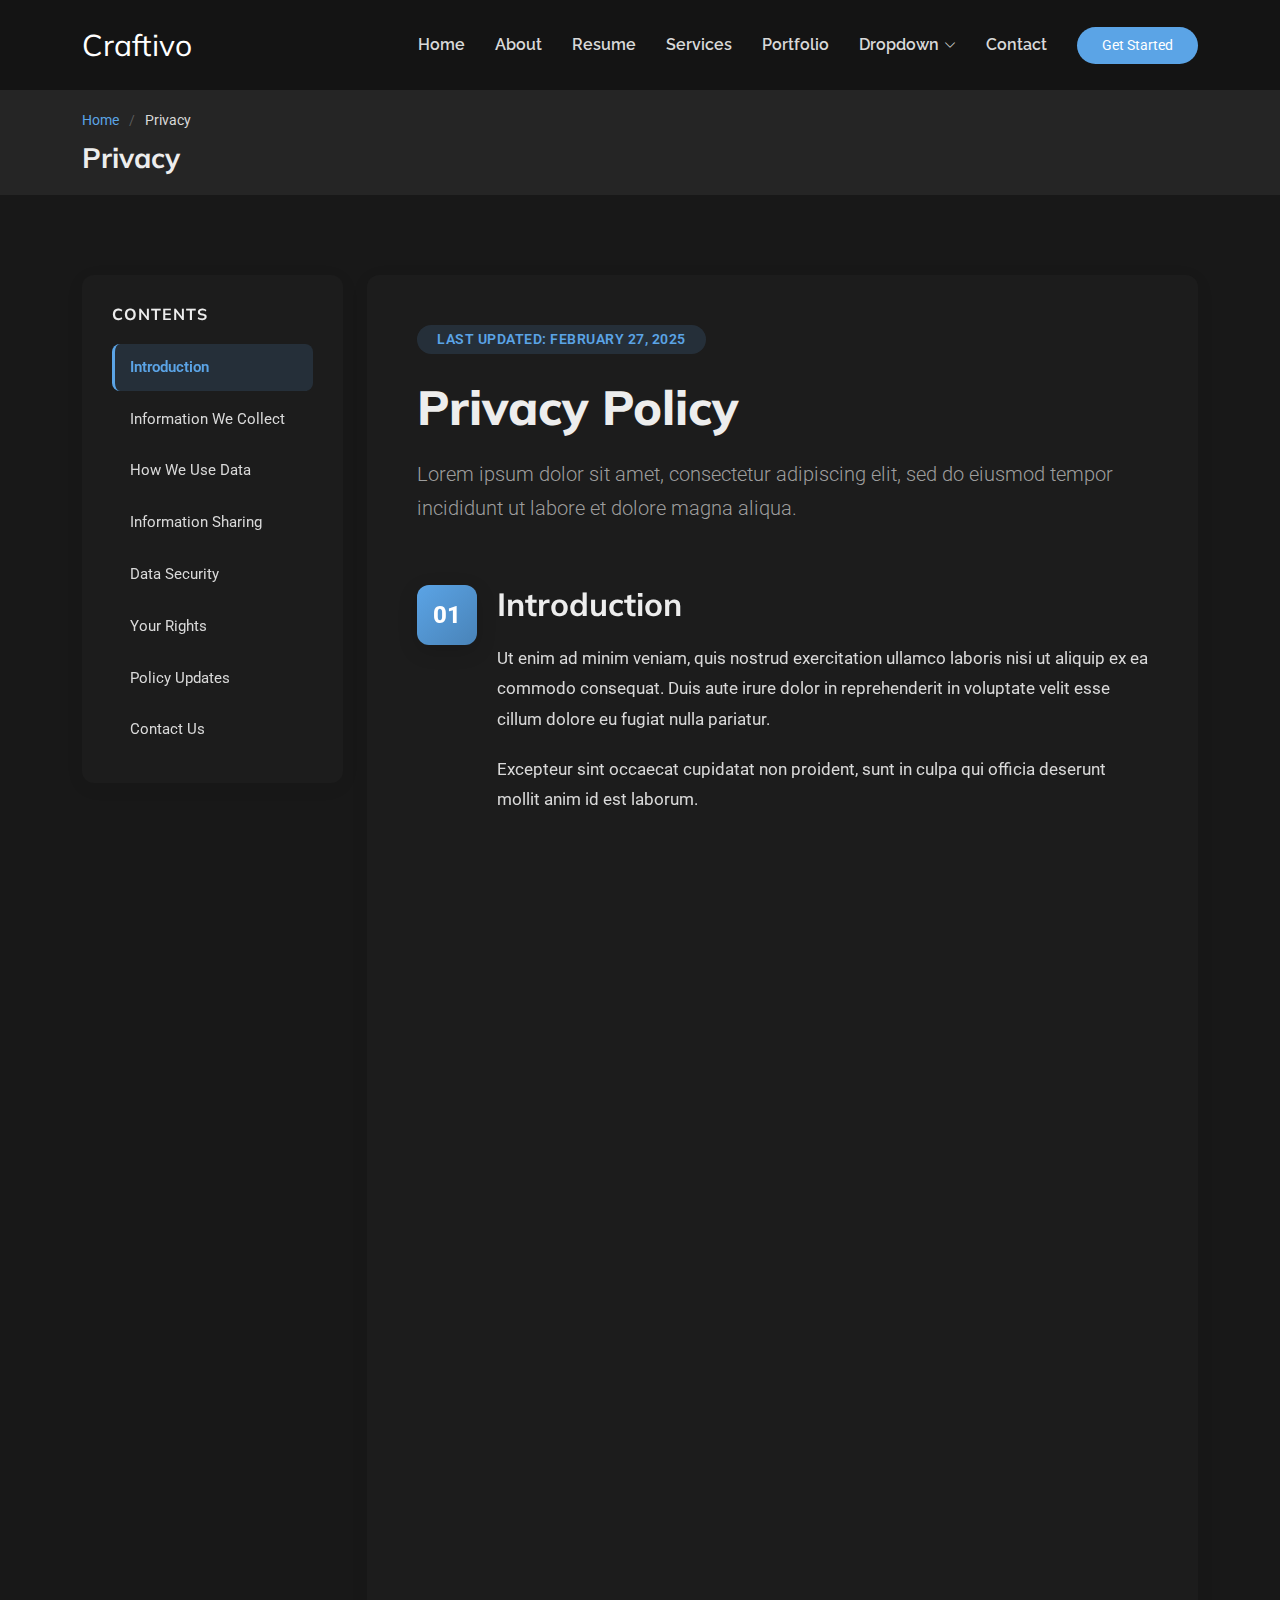
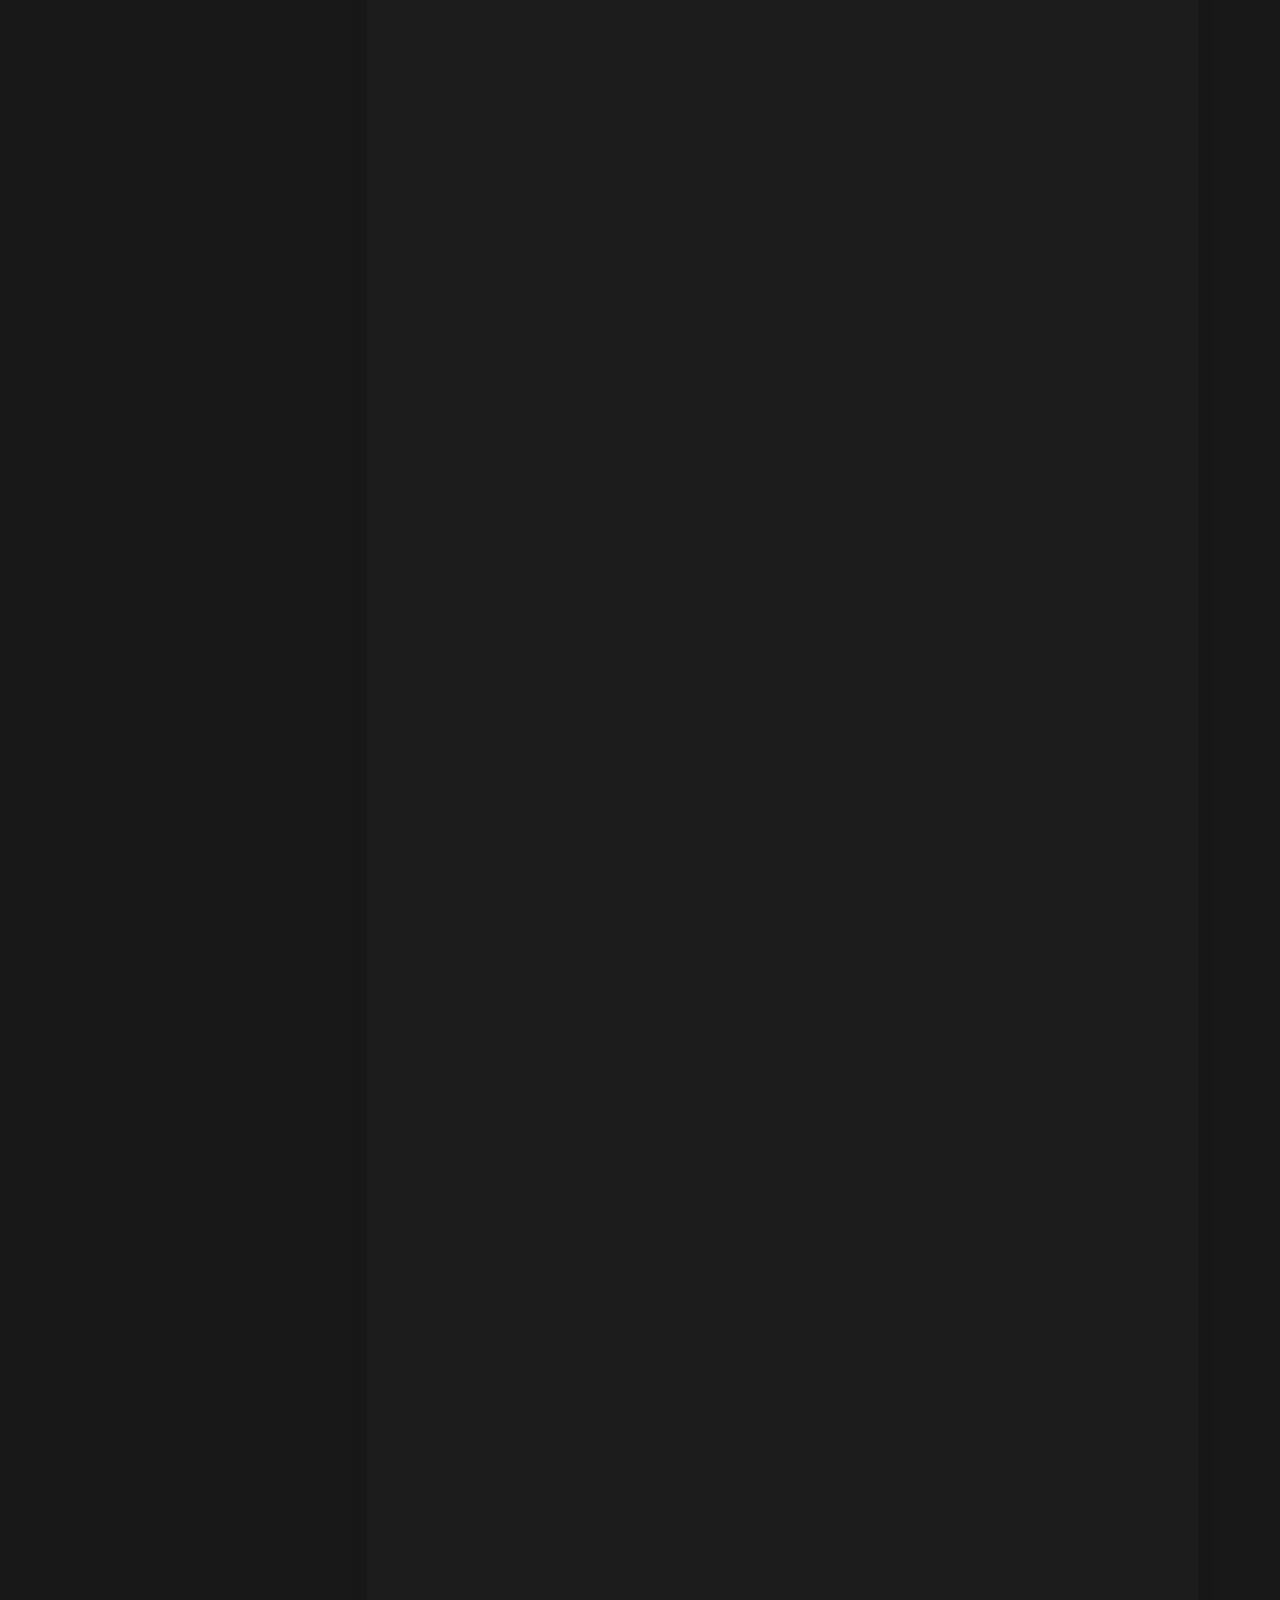
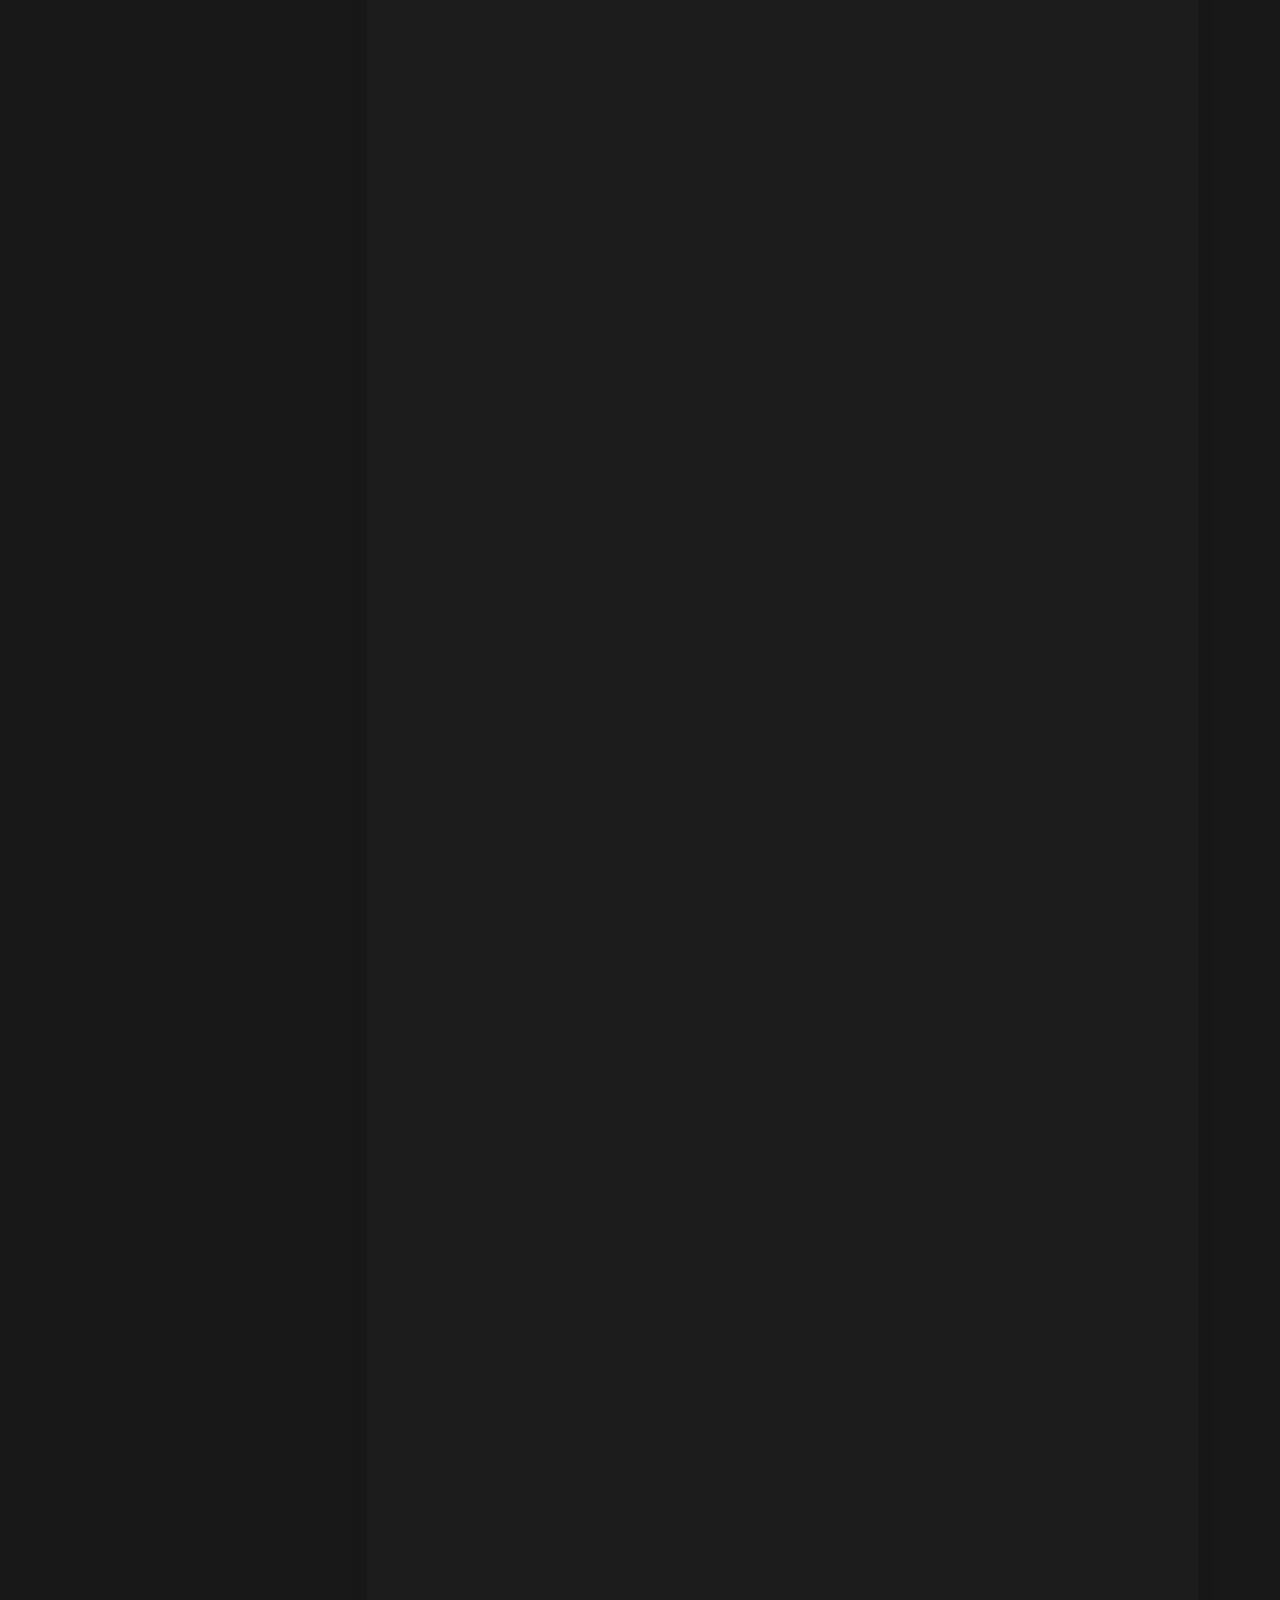
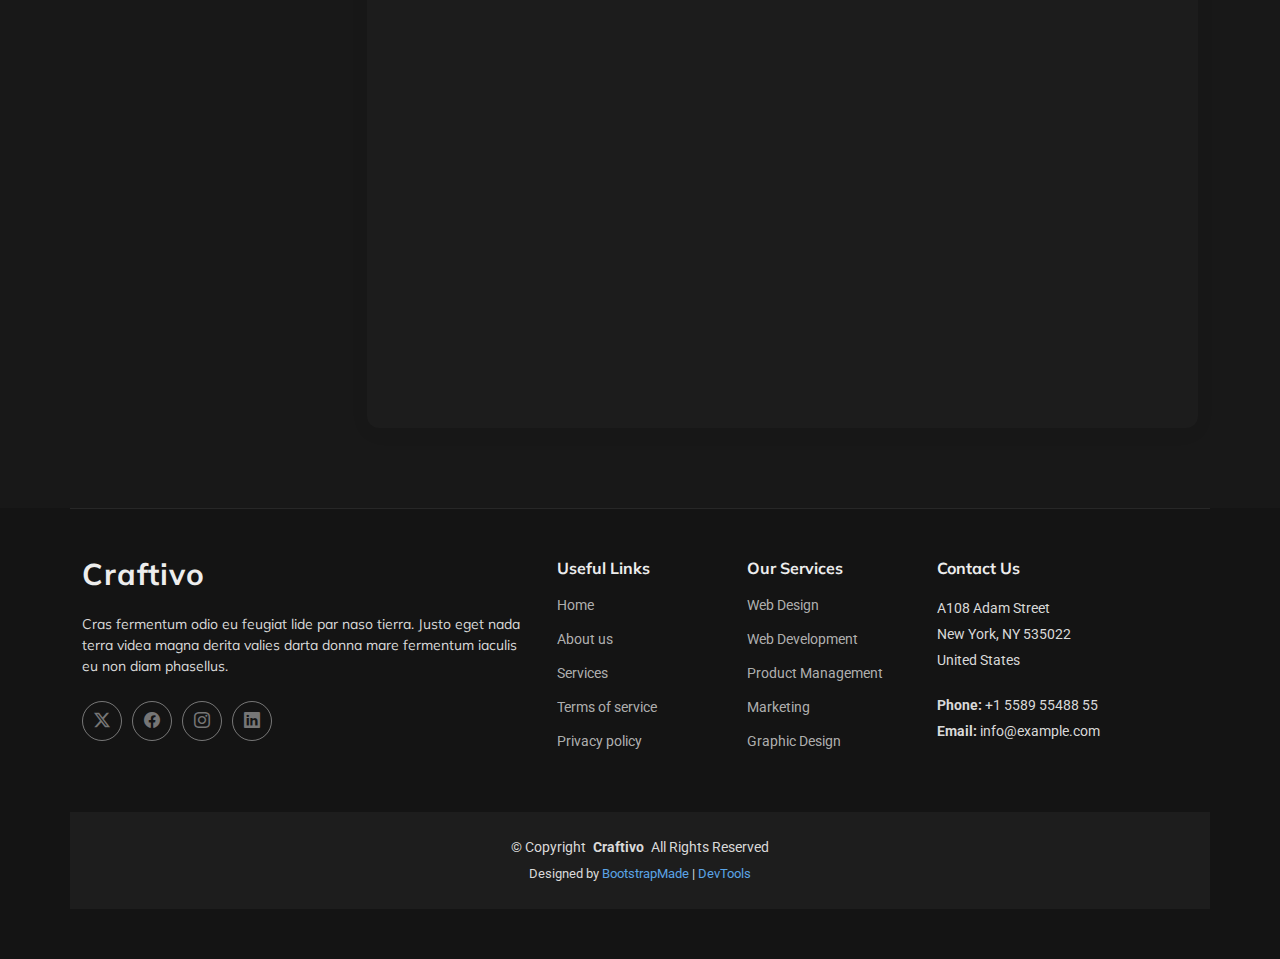
<file: privacy.html>
<!DOCTYPE html>
<html lang="en">

<head>
  <meta charset="utf-8">
  <meta content="width=device-width, initial-scale=1.0" name="viewport">
  <title>Privacy - Craftivo Bootstrap Template</title>
  <meta name="description" content="">
  <meta name="keywords" content="">

  <!-- Favicons -->
  <link href="assets/img/favicon.png" rel="icon">
  <link href="assets/img/apple-touch-icon.png" rel="apple-touch-icon">

  <!-- Fonts -->
  <link href="https://fonts.googleapis.com" rel="preconnect">
  <link href="https://fonts.gstatic.com" rel="preconnect" crossorigin>
  <link href="https://fonts.googleapis.com/css2?family=Roboto:ital,wght@0,100;0,300;0,400;0,500;0,700;0,900;1,100;1,300;1,400;1,500;1,700;1,900&family=Raleway:ital,wght@0,100;0,200;0,300;0,400;0,500;0,600;0,700;0,800;0,900;1,100;1,200;1,300;1,400;1,500;1,600;1,700;1,800;1,900&family=Mulish:ital,wght@0,200;0,300;0,400;0,500;0,600;0,700;0,800;0,900;1,200;1,300;1,400;1,500;1,600;1,700;1,800;1,900&display=swap" rel="stylesheet">

  <!-- Vendor CSS Files -->
  <link href="assets/vendor/bootstrap/css/bootstrap.min.css" rel="stylesheet">
  <link href="assets/vendor/bootstrap-icons/bootstrap-icons.css" rel="stylesheet">
  <link href="assets/vendor/aos/aos.css" rel="stylesheet">
  <link href="assets/vendor/glightbox/css/glightbox.min.css" rel="stylesheet">
  <link href="assets/vendor/swiper/swiper-bundle.min.css" rel="stylesheet">

  <!-- Main CSS File -->
  <link href="assets/css/main.css" rel="stylesheet">

  <!-- =======================================================
  * Template Name: Craftivo
  * Template URL: https://bootstrapmade.com/craftivo-bootstrap-portfolio-template/
  * Updated: Oct 04 2025 with Bootstrap v5.3.8
  * Author: BootstrapMade.com
  * License: https://bootstrapmade.com/license/
  ======================================================== -->
</head>

<body class="privacy-page">

  <header id="header" class="header d-flex align-items-center sticky-top">
    <div class="container-fluid container-xl position-relative d-flex align-items-center">

      <a href="index.html" class="logo d-flex align-items-center me-auto">
        <!-- Uncomment the line below if you also wish to use an image logo -->
        <!-- <img src="assets/img/logo.webp" alt=""> -->
        <h1 class="sitename">Craftivo</h1>
      </a>

      <nav id="navmenu" class="navmenu">
        <ul>
          <li><a href="#hero">Home</a></li>
          <li><a href="#about">About</a></li>
          <li><a href="#resume">Resume</a></li>
          <li><a href="#services">Services</a></li>
          <li><a href="#portfolio">Portfolio</a></li>
          <li class="dropdown"><a href="#"><span>Dropdown</span> <i class="bi bi-chevron-down toggle-dropdown"></i></a>
            <ul>
              <li><a href="#">Dropdown 1</a></li>
              <li class="dropdown"><a href="#"><span>Deep Dropdown</span> <i class="bi bi-chevron-down toggle-dropdown"></i></a>
                <ul>
                  <li><a href="#">Deep Dropdown 1</a></li>
                  <li><a href="#">Deep Dropdown 2</a></li>
                  <li><a href="#">Deep Dropdown 3</a></li>
                  <li><a href="#">Deep Dropdown 4</a></li>
                  <li><a href="#">Deep Dropdown 5</a></li>
                </ul>
              </li>
              <li><a href="#">Dropdown 2</a></li>
              <li><a href="#">Dropdown 3</a></li>
              <li><a href="#">Dropdown 4</a></li>
            </ul>
          </li>
          <li><a href="#contact">Contact</a></li>
        </ul>
        <i class="mobile-nav-toggle d-xl-none bi bi-list"></i>
      </nav>

      <a class="btn-getstarted" href="#about">Get Started</a>

    </div>
  </header>

  <main class="main">

    <!-- Page Title -->
    <div class="page-title light-background">
      <div class="container">
        <nav class="breadcrumbs">
          <ol>
            <li><a href="index.html">Home</a></li>
            <li class="current">Privacy</li>
          </ol>
        </nav>
        <h1>Privacy</h1>
      </div>
    </div><!-- End Page Title -->

    <!-- Privacy Section -->
    <section id="privacy" class="privacy section">

      <div class="container">

        <div class="row">
          <!-- Sidebar Navigation -->
          <div class="col-lg-3">
            <div class="policy-sidebar" data-aos="fade-right">
              <h3>Contents</h3>
              <nav class="policy-nav">
                <a href="#introduction" class="nav-link active">Introduction</a>
                <a href="#information-collect" class="nav-link">Information We Collect</a>
                <a href="#use-information" class="nav-link">How We Use Data</a>
                <a href="#sharing" class="nav-link">Information Sharing</a>
                <a href="#security" class="nav-link">Data Security</a>
                <a href="#rights" class="nav-link">Your Rights</a>
                <a href="#changes" class="nav-link">Policy Updates</a>
                <a href="#contact" class="nav-link">Contact Us</a>
              </nav>
            </div>
          </div>

          <!-- Main Content -->
          <div class="col-lg-9">
            <div class="policy-main">
              <!-- Header -->
              <div class="policy-hero" data-aos="fade-up">
                <div class="badge">Last Updated: February 27, 2025</div>
                <h1>Privacy Policy</h1>
                <p class="lead">Lorem ipsum dolor sit amet, consectetur adipiscing elit, sed do eiusmod tempor incididunt ut labore et dolore magna aliqua.</p>
              </div>

              <!-- Introduction -->
              <div class="policy-section" id="introduction" data-aos="fade-up" data-aos-delay="100">
                <div class="section-number">01</div>
                <h2>Introduction</h2>
                <p>Ut enim ad minim veniam, quis nostrud exercitation ullamco laboris nisi ut aliquip ex ea commodo consequat. Duis aute irure dolor in reprehenderit in voluptate velit esse cillum dolore eu fugiat nulla pariatur.</p>
                <p>Excepteur sint occaecat cupidatat non proident, sunt in culpa qui officia deserunt mollit anim id est laborum.</p>
              </div>

              <!-- Information Collection -->
              <div class="policy-section" id="information-collect" data-aos="fade-up" data-aos-delay="150">
                <div class="section-number">02</div>
                <h2>Information We Collect</h2>
                <p>Sed ut perspiciatis unde omnis iste natus error sit voluptatem accusantium doloremque laudantium, totam rem aperiam.</p>

                <div class="info-card">
                  <div class="card-icon">
                    <i class="bi bi-person-fill"></i>
                  </div>
                  <div class="card-content">
                    <h3>Personal Information</h3>
                    <p>Nemo enim ipsam voluptatem quia voluptas sit aspernatur aut odit aut fugit:</p>
                    <ul>
                      <li>Sed quia consequuntur magni dolores eos</li>
                      <li>Neque porro quisquam est</li>
                      <li>Quis autem vel eum iure reprehenderit</li>
                      <li>At vero eos et accusamus</li>
                    </ul>
                  </div>
                </div>

                <div class="info-card">
                  <div class="card-icon">
                    <i class="bi bi-gear-fill"></i>
                  </div>
                  <div class="card-content">
                    <h3>Automated Data Collection</h3>
                    <p>Et harum quidem rerum facilis est et expedita distinctio:</p>
                    <ul>
                      <li>Nam libero tempore, cum soluta nobis</li>
                      <li>Temporibus autem quibusdam et aut</li>
                      <li>Itaque earum rerum hic tenetur</li>
                      <li>Sed ut perspiciatis unde omnis</li>
                    </ul>
                  </div>
                </div>
              </div>

              <!-- Use of Information -->
              <div class="policy-section" id="use-information" data-aos="fade-up" data-aos-delay="200">
                <div class="section-number">03</div>
                <h2>How We Use Your Information</h2>
                <p>On the other hand, we denounce with righteous indignation and dislike men who are so beguiled and demoralized:</p>
                <div class="usage-grid">
                  <div class="usage-item">
                    <i class="bi bi-check-circle-fill"></i>
                    <span>Omnis dolor repellendus temporibus autem</span>
                  </div>
                  <div class="usage-item">
                    <i class="bi bi-check-circle-fill"></i>
                    <span>Itaque earum rerum hic tenetur sapiente</span>
                  </div>
                  <div class="usage-item">
                    <i class="bi bi-check-circle-fill"></i>
                    <span>Nam libero tempore cum soluta nobis</span>
                  </div>
                  <div class="usage-item">
                    <i class="bi bi-check-circle-fill"></i>
                    <span>Temporibus autem quibusdam et aut officiis</span>
                  </div>
                  <div class="usage-item">
                    <i class="bi bi-check-circle-fill"></i>
                    <span>At vero eos et accusamus dignissimos</span>
                  </div>
                  <div class="usage-item">
                    <i class="bi bi-check-circle-fill"></i>
                    <span>Et harum quidem rerum facilis expedita</span>
                  </div>
                </div>
              </div>

              <!-- Information Sharing -->
              <div class="policy-section" id="sharing" data-aos="fade-up" data-aos-delay="250">
                <div class="section-number">04</div>
                <h2>Information Sharing and Disclosure</h2>
                <p>These cases are perfectly simple and easy to distinguish. In a free hour, when our power of choice is untrammelled:</p>

                <div class="sharing-box">
                  <h3>With Your Consent</h3>
                  <p>Sed ut perspiciatis unde omnis iste natus error sit voluptatem accusantium doloremque laudantium, totam rem aperiam, eaque ipsa quae ab illo inventore.</p>
                </div>

                <div class="sharing-box">
                  <h3>Legal Requirements</h3>
                  <p>Nemo enim ipsam voluptatem quia voluptas sit aspernatur aut odit aut fugit, sed quia consequuntur magni dolores eos qui ratione:</p>
                  <ul>
                    <li>Voluptatem sequi nesciunt neque porro</li>
                    <li>Quisquam est qui dolorem ipsum quia</li>
                    <li>Dolor sit amet consectetur adipiscing elit</li>
                    <li>Sed do eiusmod tempor incididunt labore</li>
                  </ul>
                </div>
              </div>

              <!-- Data Security -->
              <div class="policy-section" id="security" data-aos="fade-up" data-aos-delay="300">
                <div class="section-number">05</div>
                <h2>Data Security</h2>
                <p>But I must explain to you how all this mistaken idea of denouncing pleasure and praising pain was born:</p>
                <div class="security-features">
                  <div class="feature">
                    <i class="bi bi-shield-lock"></i>
                    <h4>Encryption</h4>
                    <p>Lorem ipsum dolor sit amet consectetur adipiscing elit sed do eiusmod</p>
                  </div>
                  <div class="feature">
                    <i class="bi bi-eye-slash"></i>
                    <h4>Access Control</h4>
                    <p>Tempor incididunt ut labore et dolore magna aliqua ut enim minim veniam</p>
                  </div>
                  <div class="feature">
                    <i class="bi bi-database-lock"></i>
                    <h4>Data Protection</h4>
                    <p>Quis nostrud exercitation ullamco laboris nisi ut aliquip ex commodo</p>
                  </div>
                </div>
              </div>

              <!-- Your Rights -->
              <div class="policy-section" id="rights" data-aos="fade-up" data-aos-delay="100">
                <div class="section-number">06</div>
                <h2>Your Rights and Choices</h2>
                <p>Nor again is there anyone who loves or pursues or desires to obtain pain of itself, because it is pain:</p>
                <div class="rights-list">
                  <div class="right-item">
                    <div class="right-icon"><i class="bi bi-folder2-open"></i></div>
                    <div class="right-content">
                      <h4>Access Your Data</h4>
                      <p>Excepteur sint occaecat cupidatat non proident sunt in culpa</p>
                    </div>
                  </div>
                  <div class="right-item">
                    <div class="right-icon"><i class="bi bi-pencil-square"></i></div>
                    <div class="right-content">
                      <h4>Correct Information</h4>
                      <p>Qui officia deserunt mollit anim id est laborum sed ut</p>
                    </div>
                  </div>
                  <div class="right-item">
                    <div class="right-icon"><i class="bi bi-trash"></i></div>
                    <div class="right-content">
                      <h4>Delete Your Data</h4>
                      <p>Perspiciatis unde omnis iste natus error sit voluptatem</p>
                    </div>
                  </div>
                  <div class="right-item">
                    <div class="right-icon"><i class="bi bi-ban"></i></div>
                    <div class="right-content">
                      <h4>Object to Processing</h4>
                      <p>Accusantium doloremque laudantium totam rem aperiam</p>
                    </div>
                  </div>
                </div>
              </div>

              <!-- Policy Updates -->
              <div class="policy-section" id="changes" data-aos="fade-up" data-aos-delay="150">
                <div class="section-number">07</div>
                <h2>Changes to This Policy</h2>
                <p>To take a trivial example, which of us ever undertakes laborious physical exercise, except to obtain some advantage from it.</p>
                <p>But who has any right to find fault with a man who chooses to enjoy a pleasure that has no annoying consequences.</p>
              </div>

              <!-- Contact Section -->
              <div class="policy-contact" id="contact" data-aos="fade-up" data-aos-delay="200">
                <div class="contact-card">
                  <h2>Need Help?</h2>
                  <p>At vero eos et accusamus et iusto odio dignissimos ducimus qui blanditiis praesentium:</p>
                  <div class="contact-info">
                    <div class="info-item">
                      <i class="bi bi-envelope"></i>
                      <div>
                        <strong>Email Address</strong>
                        <span>privacy@example.com</span>
                      </div>
                    </div>
                    <div class="info-item">
                      <i class="bi bi-geo-alt"></i>
                      <div>
                        <strong>Office Location</strong>
                        <span>742 Evergreen Terrace, Springfield, IL 62701</span>
                      </div>
                    </div>
                  </div>
                </div>
              </div>

            </div>
          </div>

        </div>

      </div>

    </section><!-- /Privacy Section -->

  </main>

  <footer id="footer" class="footer">

    <div class="container footer-top">
      <div class="row gy-4">
        <div class="col-lg-5 col-md-12 footer-about">
          <a href="index.html" class="logo d-flex align-items-center">
            <span class="sitename">Craftivo</span>
          </a>
          <p>Cras fermentum odio eu feugiat lide par naso tierra. Justo eget nada terra videa magna derita valies darta donna mare fermentum iaculis eu non diam phasellus.</p>
          <div class="social-links d-flex mt-4">
            <a href=""><i class="bi bi-twitter-x"></i></a>
            <a href=""><i class="bi bi-facebook"></i></a>
            <a href=""><i class="bi bi-instagram"></i></a>
            <a href=""><i class="bi bi-linkedin"></i></a>
          </div>
        </div>

        <div class="col-lg-2 col-6 footer-links">
          <h4>Useful Links</h4>
          <ul>
            <li><a href="#">Home</a></li>
            <li><a href="#">About us</a></li>
            <li><a href="#">Services</a></li>
            <li><a href="#">Terms of service</a></li>
            <li><a href="#">Privacy policy</a></li>
          </ul>
        </div>

        <div class="col-lg-2 col-6 footer-links">
          <h4>Our Services</h4>
          <ul>
            <li><a href="#">Web Design</a></li>
            <li><a href="#">Web Development</a></li>
            <li><a href="#">Product Management</a></li>
            <li><a href="#">Marketing</a></li>
            <li><a href="#">Graphic Design</a></li>
          </ul>
        </div>

        <div class="col-lg-3 col-md-12 footer-contact text-center text-md-start">
          <h4>Contact Us</h4>
          <p>A108 Adam Street</p>
          <p>New York, NY 535022</p>
          <p>United States</p>
          <p class="mt-4"><strong>Phone:</strong> <span>+1 5589 55488 55</span></p>
          <p><strong>Email:</strong> <span>info@example.com</span></p>
        </div>

      </div>
    </div>

    <div class="container copyright text-center mt-4">
      <p>© <span>Copyright</span> <strong class="px-1 sitename">Craftivo</strong> <span>All Rights Reserved</span></p>
      <div class="credits">
        <!-- All the links in the footer should remain intact. -->
        <!-- You can delete the links only if you've purchased the pro version. -->
        <!-- Licensing information: https://bootstrapmade.com/license/ -->
        <!-- Purchase the pro version with working PHP/AJAX contact form: [buy-url] -->
        Designed by <a href="https://bootstrapmade.com/">BootstrapMade</a> | <a href="https://bootstrapmade.com/tools/">DevTools</a>
      </div>
    </div>

  </footer>

  <!-- Scroll Top -->
  <a href="#" id="scroll-top" class="scroll-top d-flex align-items-center justify-content-center"><i class="bi bi-arrow-up-short"></i></a>

  <!-- Preloader -->
  <div id="preloader"></div>

  <!-- Vendor JS Files -->
  <script src="assets/vendor/bootstrap/js/bootstrap.bundle.min.js"></script>
  <script src="assets/vendor/php-email-form/validate.js"></script>
  <script src="assets/vendor/aos/aos.js"></script>
  <script src="assets/vendor/typed.js/typed.umd.js"></script>
  <script src="assets/vendor/waypoints/noframework.waypoints.js"></script>
  <script src="assets/vendor/glightbox/js/glightbox.min.js"></script>
  <script src="assets/vendor/imagesloaded/imagesloaded.pkgd.min.js"></script>
  <script src="assets/vendor/isotope-layout/isotope.pkgd.min.js"></script>
  <script src="assets/vendor/swiper/swiper-bundle.min.js"></script>

  <!-- Main JS File -->
  <script src="assets/js/main.js"></script>

</body>

</html>
</file>
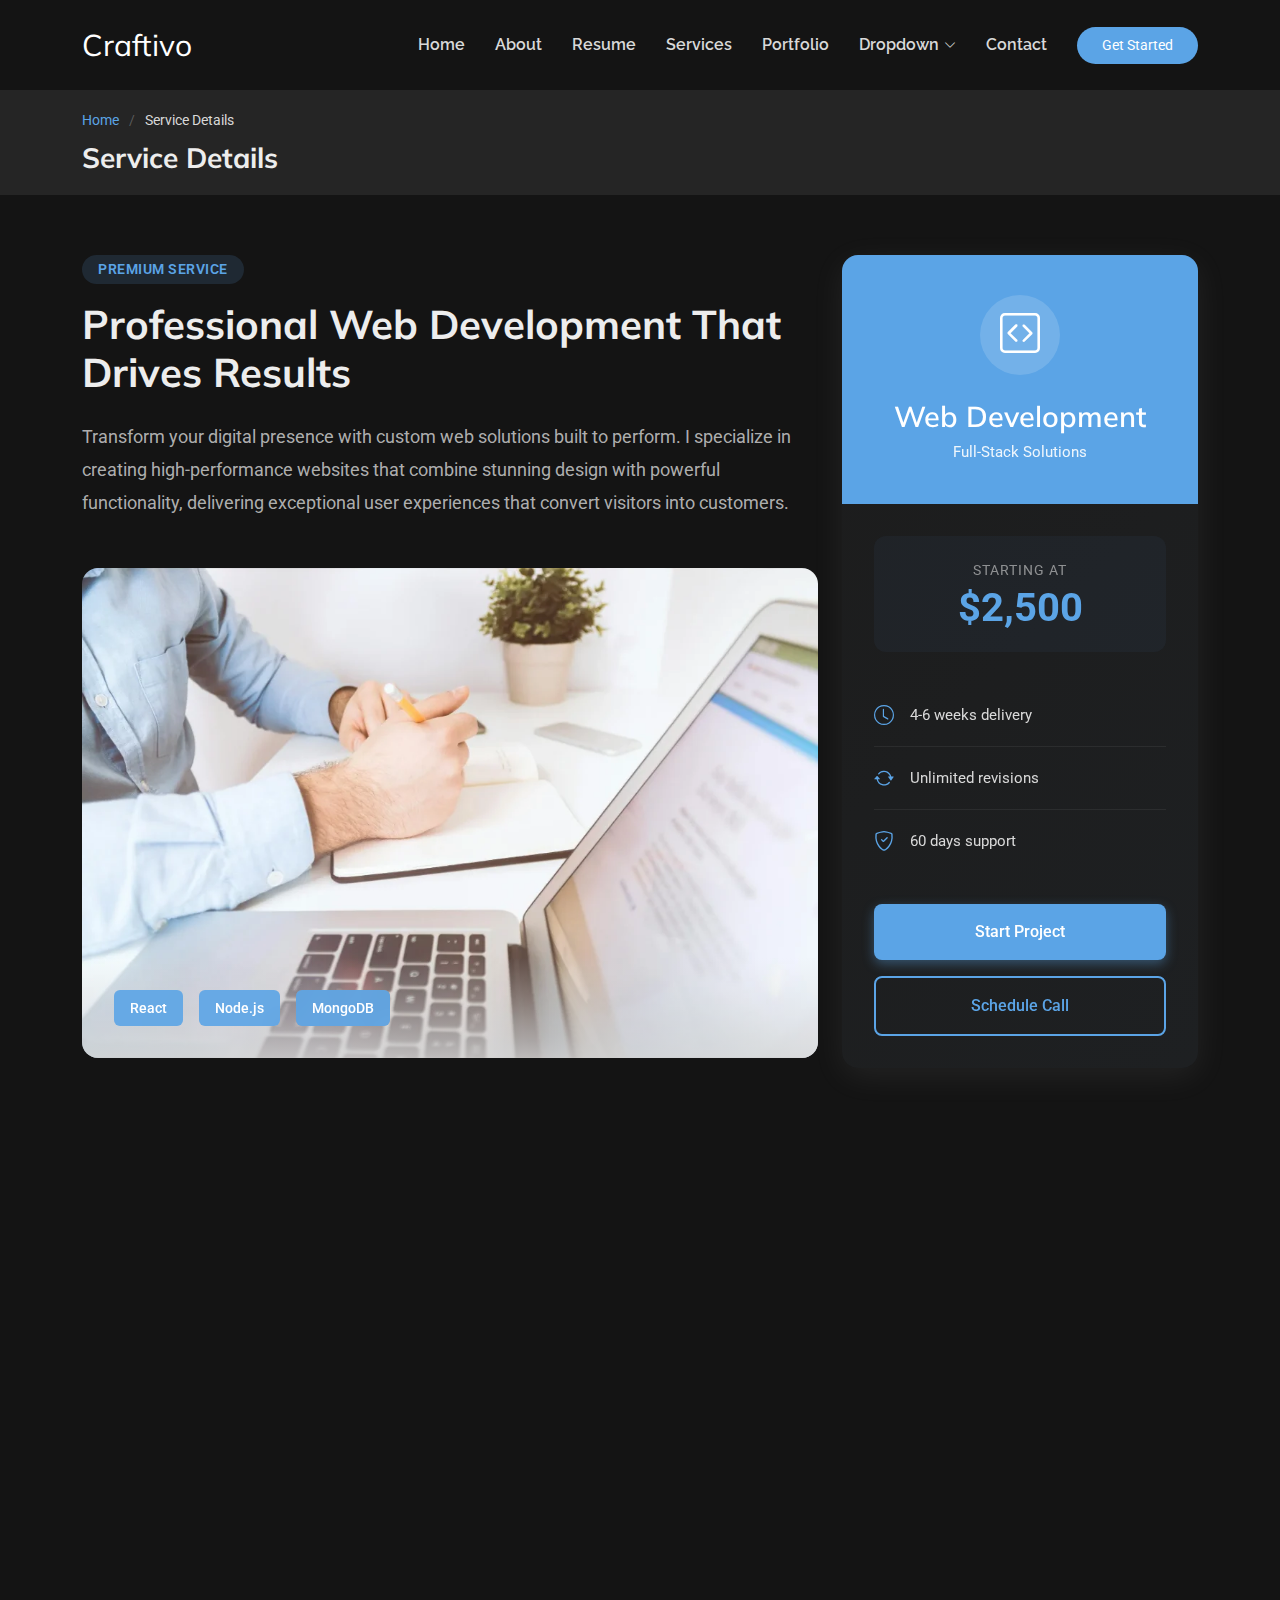
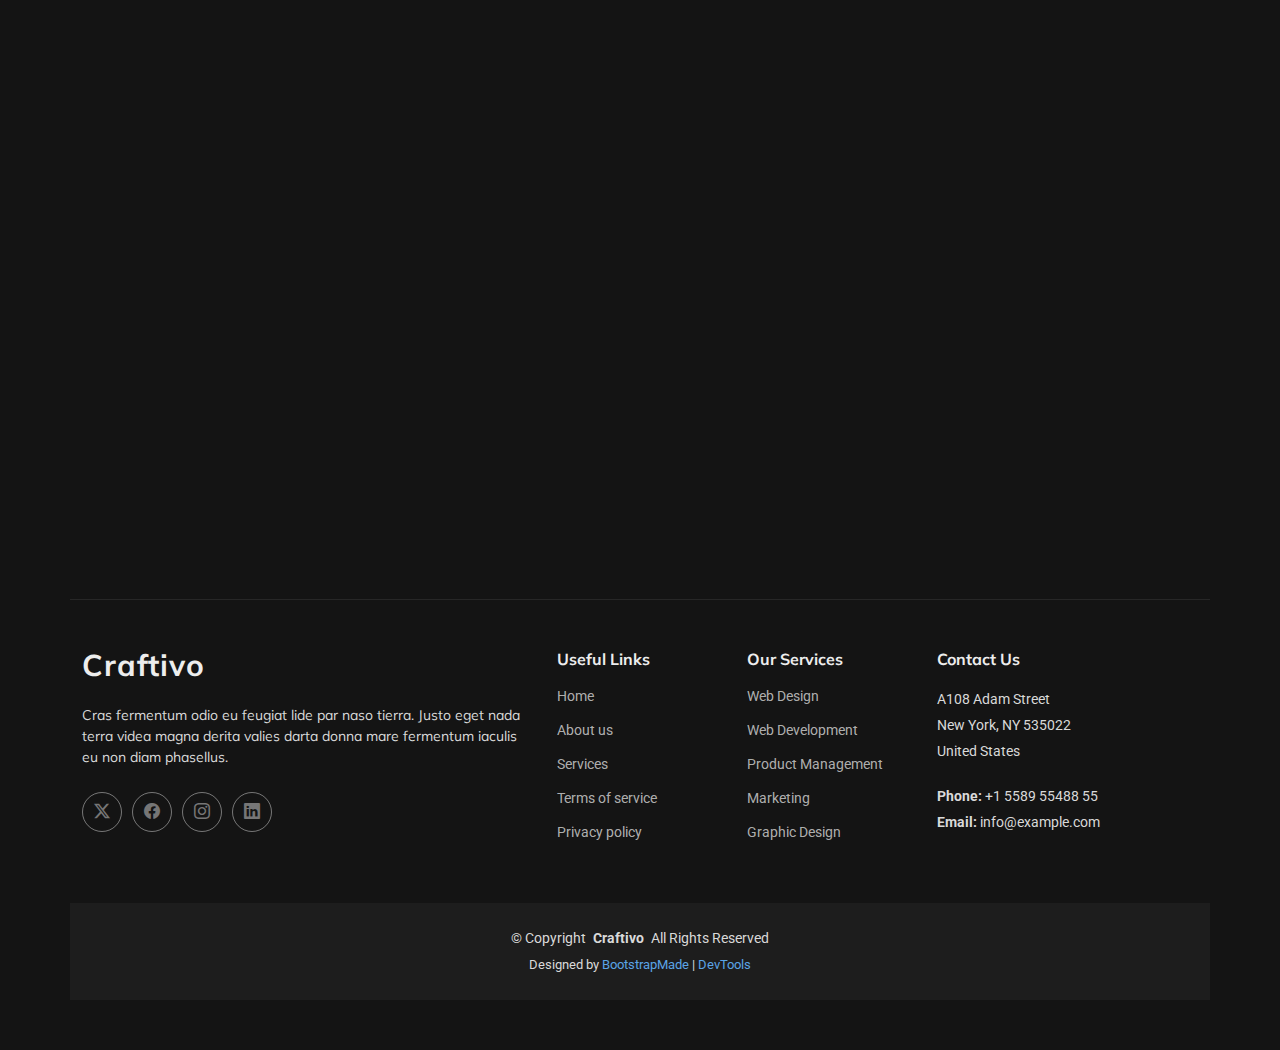
<file: service-details.html>
<!DOCTYPE html>
<html lang="en">

<head>
  <meta charset="utf-8">
  <meta content="width=device-width, initial-scale=1.0" name="viewport">
  <title>Service Details - Craftivo Bootstrap Template</title>
  <meta name="description" content="">
  <meta name="keywords" content="">

  <!-- Favicons -->
  <link href="assets/img/favicon.png" rel="icon">
  <link href="assets/img/apple-touch-icon.png" rel="apple-touch-icon">

  <!-- Fonts -->
  <link href="https://fonts.googleapis.com" rel="preconnect">
  <link href="https://fonts.gstatic.com" rel="preconnect" crossorigin>
  <link href="https://fonts.googleapis.com/css2?family=Roboto:ital,wght@0,100;0,300;0,400;0,500;0,700;0,900;1,100;1,300;1,400;1,500;1,700;1,900&family=Raleway:ital,wght@0,100;0,200;0,300;0,400;0,500;0,600;0,700;0,800;0,900;1,100;1,200;1,300;1,400;1,500;1,600;1,700;1,800;1,900&family=Mulish:ital,wght@0,200;0,300;0,400;0,500;0,600;0,700;0,800;0,900;1,200;1,300;1,400;1,500;1,600;1,700;1,800;1,900&display=swap" rel="stylesheet">

  <!-- Vendor CSS Files -->
  <link href="assets/vendor/bootstrap/css/bootstrap.min.css" rel="stylesheet">
  <link href="assets/vendor/bootstrap-icons/bootstrap-icons.css" rel="stylesheet">
  <link href="assets/vendor/aos/aos.css" rel="stylesheet">
  <link href="assets/vendor/glightbox/css/glightbox.min.css" rel="stylesheet">
  <link href="assets/vendor/swiper/swiper-bundle.min.css" rel="stylesheet">

  <!-- Main CSS File -->
  <link href="assets/css/main.css" rel="stylesheet">

  <!-- =======================================================
  * Template Name: Craftivo
  * Template URL: https://bootstrapmade.com/craftivo-bootstrap-portfolio-template/
  * Updated: Oct 04 2025 with Bootstrap v5.3.8
  * Author: BootstrapMade.com
  * License: https://bootstrapmade.com/license/
  ======================================================== -->
</head>

<body class="service-details-page">

  <header id="header" class="header d-flex align-items-center sticky-top">
    <div class="container-fluid container-xl position-relative d-flex align-items-center">

      <a href="index.html" class="logo d-flex align-items-center me-auto">
        <!-- Uncomment the line below if you also wish to use an image logo -->
        <!-- <img src="assets/img/logo.webp" alt=""> -->
        <h1 class="sitename">Craftivo</h1>
      </a>

      <nav id="navmenu" class="navmenu">
        <ul>
          <li><a href="#hero">Home</a></li>
          <li><a href="#about">About</a></li>
          <li><a href="#resume">Resume</a></li>
          <li><a href="#services">Services</a></li>
          <li><a href="#portfolio">Portfolio</a></li>
          <li class="dropdown"><a href="#"><span>Dropdown</span> <i class="bi bi-chevron-down toggle-dropdown"></i></a>
            <ul>
              <li><a href="#">Dropdown 1</a></li>
              <li class="dropdown"><a href="#"><span>Deep Dropdown</span> <i class="bi bi-chevron-down toggle-dropdown"></i></a>
                <ul>
                  <li><a href="#">Deep Dropdown 1</a></li>
                  <li><a href="#">Deep Dropdown 2</a></li>
                  <li><a href="#">Deep Dropdown 3</a></li>
                  <li><a href="#">Deep Dropdown 4</a></li>
                  <li><a href="#">Deep Dropdown 5</a></li>
                </ul>
              </li>
              <li><a href="#">Dropdown 2</a></li>
              <li><a href="#">Dropdown 3</a></li>
              <li><a href="#">Dropdown 4</a></li>
            </ul>
          </li>
          <li><a href="#contact">Contact</a></li>
        </ul>
        <i class="mobile-nav-toggle d-xl-none bi bi-list"></i>
      </nav>

      <a class="btn-getstarted" href="#about">Get Started</a>

    </div>
  </header>

  <main class="main">

    <!-- Page Title -->
    <div class="page-title light-background">
      <div class="container">
        <nav class="breadcrumbs">
          <ol>
            <li><a href="index.html">Home</a></li>
            <li class="current">Service Details</li>
          </ol>
        </nav>
        <h1>Service Details</h1>
      </div>
    </div><!-- End Page Title -->

    <!-- Service Details Section -->
    <section id="service-details" class="service-details section">

      <div class="container" data-aos="fade-up" data-aos-delay="100">

        <div class="row">

          <div class="col-lg-4 order-lg-2">

            <div class="sticky-sidebar">

              <div class="service-card" data-aos="fade-left" data-aos-delay="200">
                <div class="card-header">
                  <div class="service-icon">
                    <i class="bi bi-code-square"></i>
                  </div>
                  <h3>Web Development</h3>
                  <p class="service-tagline">Full-Stack Solutions</p>
                </div>
                <div class="card-body">
                  <div class="price-tag">
                    <span class="label">Starting at</span>
                    <span class="price">$2,500</span>
                  </div>
                  <ul class="quick-info">
                    <li>
                      <i class="bi bi-clock"></i>
                      <span>4-6 weeks delivery</span>
                    </li>
                    <li>
                      <i class="bi bi-arrow-repeat"></i>
                      <span>Unlimited revisions</span>
                    </li>
                    <li>
                      <i class="bi bi-shield-check"></i>
                      <span>60 days support</span>
                    </li>
                  </ul>
                  <div class="cta-buttons">
                    <a href="#" class="btn-primary">Start Project</a>
                    <a href="#" class="btn-secondary">Schedule Call</a>
                  </div>
                </div>
              </div>

              <div class="contact-card" data-aos="fade-left" data-aos-delay="300">
                <h4>Have Questions?</h4>
                <p>Let's discuss your project requirements and how I can help.</p>
                <div class="contact-methods">
                  <a href="mailto:hello@example.com" class="contact-item">
                    <i class="bi bi-envelope"></i>
                    <span>hello@example.com</span>
                  </a>
                  <a href="tel:+15551234567" class="contact-item">
                    <i class="bi bi-telephone"></i>
                    <span>+1 (555) 123-4567</span>
                  </a>
                </div>
              </div>

            </div>

          </div>

          <div class="col-lg-8 order-lg-1">

            <div class="service-overview" data-aos="fade-up" data-aos-delay="200">
              <div class="overview-header">
                <span class="badge">Premium Service</span>
                <h2>Professional Web Development That Drives Results</h2>
              </div>
              <p class="lead-text">Transform your digital presence with custom web solutions built to perform. I specialize in creating high-performance websites that combine stunning design with powerful functionality, delivering exceptional user experiences that convert visitors into customers.</p>
            </div>

            <div class="service-image-showcase" data-aos="zoom-in" data-aos-delay="300">
              <img src="assets/img/services/services-1.webp" alt="Web Development" class="img-fluid main-image">
              <div class="image-overlay">
                <div class="tech-stack">
                  <span class="tech-item">React</span>
                  <span class="tech-item">Node.js</span>
                  <span class="tech-item">MongoDB</span>
                </div>
              </div>
            </div>

            <div class="features-grid" data-aos="fade-up" data-aos-delay="400">
              <h3 class="section-heading">What You Get</h3>
              <div class="row g-4">
                <div class="col-md-6">
                  <div class="feature-box">
                    <div class="icon-wrapper">
                      <i class="bi bi-layers"></i>
                    </div>
                    <h4>Modern Architecture</h4>
                    <p>Scalable, maintainable code structure using the latest web technologies and best practices for long-term success.</p>
                  </div>
                </div>
                <div class="col-md-6">
                  <div class="feature-box">
                    <div class="icon-wrapper">
                      <i class="bi bi-speedometer2"></i>
                    </div>
                    <h4>Lightning Fast</h4>
                    <p>Optimized performance with lazy loading, code splitting, and CDN integration for instant page loads.</p>
                  </div>
                </div>
                <div class="col-md-6">
                  <div class="feature-box">
                    <div class="icon-wrapper">
                      <i class="bi bi-phone-landscape"></i>
                    </div>
                    <h4>Responsive Design</h4>
                    <p>Pixel-perfect layouts that adapt seamlessly across all devices, from mobile phones to large desktop screens.</p>
                  </div>
                </div>
                <div class="col-md-6">
                  <div class="feature-box">
                    <div class="icon-wrapper">
                      <i class="bi bi-graph-up"></i>
                    </div>
                    <h4>SEO Optimized</h4>
                    <p>Search engine friendly structure with semantic HTML, meta tags, and performance optimizations built in.</p>
                  </div>
                </div>
              </div>
            </div>

            <div class="workflow-section" data-aos="fade-up" data-aos-delay="500">
              <h3 class="section-heading">Development Workflow</h3>
              <div class="timeline">
                <div class="timeline-item">
                  <div class="timeline-marker">1</div>
                  <div class="timeline-content">
                    <h4>Strategy &amp; Planning</h4>
                    <p>Duis aute irure dolor in reprehenderit in voluptate velit esse cillum dolore eu fugiat nulla pariatur. Excepteur sint occaecat cupidatat non proident.</p>
                    <span class="duration">1 week</span>
                  </div>
                </div>
                <div class="timeline-item">
                  <div class="timeline-marker">2</div>
                  <div class="timeline-content">
                    <h4>Design &amp; Prototyping</h4>
                    <p>Sed ut perspiciatis unde omnis iste natus error sit voluptatem accusantium doloremque laudantium, totam rem aperiam eaque ipsa quae.</p>
                    <span class="duration">1-2 weeks</span>
                  </div>
                </div>
                <div class="timeline-item">
                  <div class="timeline-marker">3</div>
                  <div class="timeline-content">
                    <h4>Development &amp; Testing</h4>
                    <p>At vero eos et accusamus et iusto odio dignissimos ducimus qui blanditiis praesentium voluptatum deleniti atque corrupti quos dolores.</p>
                    <span class="duration">2-3 weeks</span>
                  </div>
                </div>
                <div class="timeline-item">
                  <div class="timeline-marker">4</div>
                  <div class="timeline-content">
                    <h4>Launch &amp; Optimization</h4>
                    <p>Quis autem vel eum iure reprehenderit qui in ea voluptate velit esse quam nihil molestiae consequatur vel illum qui dolorem.</p>
                    <span class="duration">1 week</span>
                  </div>
                </div>
              </div>
            </div>

            <div class="testimonial-section" data-aos="fade-up" data-aos-delay="600">
              <div class="testimonial-card">
                <div class="stars">
                  <i class="bi bi-star-fill"></i>
                  <i class="bi bi-star-fill"></i>
                  <i class="bi bi-star-fill"></i>
                  <i class="bi bi-star-fill"></i>
                  <i class="bi bi-star-fill"></i>
                </div>
                <blockquote>
                  "Nemo enim ipsam voluptatem quia voluptas sit aspernatur aut odit aut fugit, sed quia consequuntur magni dolores eos qui ratione voluptatem sequi nesciunt. Exceptional work and outstanding communication throughout."
                </blockquote>
                <div class="client-info">
                  <img src="assets/img/person/person-m-5.webp" alt="Michael Chen" class="client-avatar">
                  <div class="client-details">
                    <h5>Michael Chen</h5>
                    <p>Founder, TechStart Inc.</p>
                  </div>
                </div>
              </div>
            </div>

            <div class="tech-details" data-aos="fade-up" data-aos-delay="700">
              <h3 class="section-heading">Technologies &amp; Tools</h3>
              <div class="tech-categories">
                <div class="tech-category">
                  <h5>Frontend</h5>
                  <div class="tech-tags">
                    <span>React</span>
                    <span>Vue.js</span>
                    <span>TypeScript</span>
                    <span>Tailwind CSS</span>
                    <span>SASS</span>
                  </div>
                </div>
                <div class="tech-category">
                  <h5>Backend</h5>
                  <div class="tech-tags">
                    <span>Node.js</span>
                    <span>Express</span>
                    <span>Python</span>
                    <span>Django</span>
                    <span>REST API</span>
                  </div>
                </div>
                <div class="tech-category">
                  <h5>Database</h5>
                  <div class="tech-tags">
                    <span>MongoDB</span>
                    <span>PostgreSQL</span>
                    <span>Redis</span>
                    <span>Firebase</span>
                  </div>
                </div>
              </div>
            </div>

          </div>

        </div>

      </div>

    </section><!-- /Service Details Section -->

  </main>

  <footer id="footer" class="footer">

    <div class="container footer-top">
      <div class="row gy-4">
        <div class="col-lg-5 col-md-12 footer-about">
          <a href="index.html" class="logo d-flex align-items-center">
            <span class="sitename">Craftivo</span>
          </a>
          <p>Cras fermentum odio eu feugiat lide par naso tierra. Justo eget nada terra videa magna derita valies darta donna mare fermentum iaculis eu non diam phasellus.</p>
          <div class="social-links d-flex mt-4">
            <a href=""><i class="bi bi-twitter-x"></i></a>
            <a href=""><i class="bi bi-facebook"></i></a>
            <a href=""><i class="bi bi-instagram"></i></a>
            <a href=""><i class="bi bi-linkedin"></i></a>
          </div>
        </div>

        <div class="col-lg-2 col-6 footer-links">
          <h4>Useful Links</h4>
          <ul>
            <li><a href="#">Home</a></li>
            <li><a href="#">About us</a></li>
            <li><a href="#">Services</a></li>
            <li><a href="#">Terms of service</a></li>
            <li><a href="#">Privacy policy</a></li>
          </ul>
        </div>

        <div class="col-lg-2 col-6 footer-links">
          <h4>Our Services</h4>
          <ul>
            <li><a href="#">Web Design</a></li>
            <li><a href="#">Web Development</a></li>
            <li><a href="#">Product Management</a></li>
            <li><a href="#">Marketing</a></li>
            <li><a href="#">Graphic Design</a></li>
          </ul>
        </div>

        <div class="col-lg-3 col-md-12 footer-contact text-center text-md-start">
          <h4>Contact Us</h4>
          <p>A108 Adam Street</p>
          <p>New York, NY 535022</p>
          <p>United States</p>
          <p class="mt-4"><strong>Phone:</strong> <span>+1 5589 55488 55</span></p>
          <p><strong>Email:</strong> <span>info@example.com</span></p>
        </div>

      </div>
    </div>

    <div class="container copyright text-center mt-4">
      <p>© <span>Copyright</span> <strong class="px-1 sitename">Craftivo</strong> <span>All Rights Reserved</span></p>
      <div class="credits">
        <!-- All the links in the footer should remain intact. -->
        <!-- You can delete the links only if you've purchased the pro version. -->
        <!-- Licensing information: https://bootstrapmade.com/license/ -->
        <!-- Purchase the pro version with working PHP/AJAX contact form: [buy-url] -->
        Designed by <a href="https://bootstrapmade.com/">BootstrapMade</a> | <a href="https://bootstrapmade.com/tools/">DevTools</a>
      </div>
    </div>

  </footer>

  <!-- Scroll Top -->
  <a href="#" id="scroll-top" class="scroll-top d-flex align-items-center justify-content-center"><i class="bi bi-arrow-up-short"></i></a>

  <!-- Preloader -->
  <div id="preloader"></div>

  <!-- Vendor JS Files -->
  <script src="assets/vendor/bootstrap/js/bootstrap.bundle.min.js"></script>
  <script src="assets/vendor/php-email-form/validate.js"></script>
  <script src="assets/vendor/aos/aos.js"></script>
  <script src="assets/vendor/typed.js/typed.umd.js"></script>
  <script src="assets/vendor/waypoints/noframework.waypoints.js"></script>
  <script src="assets/vendor/glightbox/js/glightbox.min.js"></script>
  <script src="assets/vendor/imagesloaded/imagesloaded.pkgd.min.js"></script>
  <script src="assets/vendor/isotope-layout/isotope.pkgd.min.js"></script>
  <script src="assets/vendor/swiper/swiper-bundle.min.js"></script>

  <!-- Main JS File -->
  <script src="assets/js/main.js"></script>

</body>

</html>
</file>
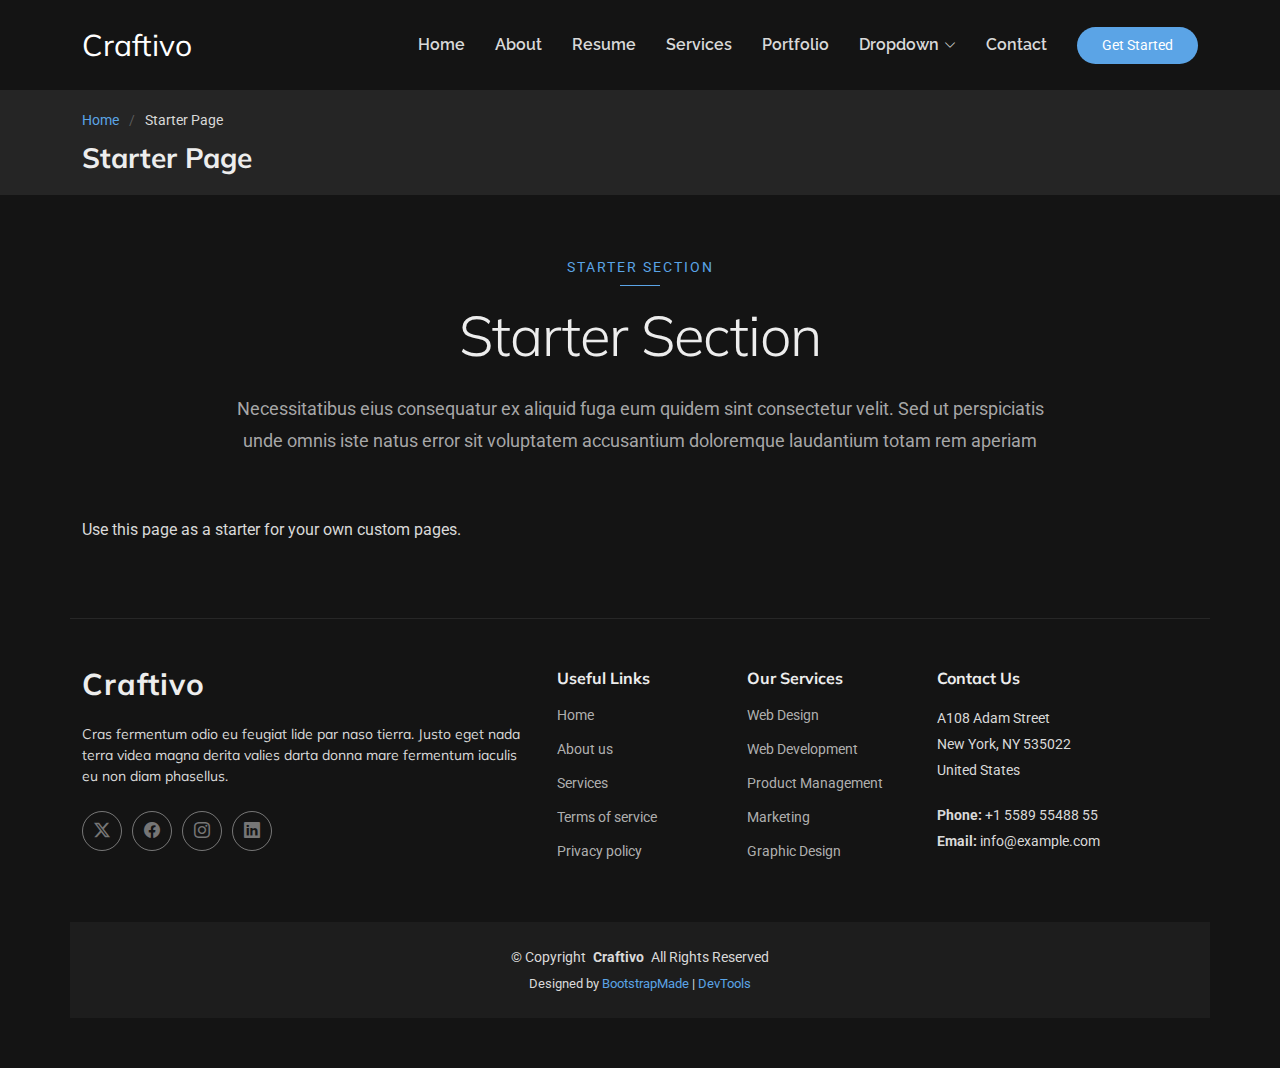
<file: starter-page.html>
<!DOCTYPE html>
<html lang="en">

<head>
  <meta charset="utf-8">
  <meta content="width=device-width, initial-scale=1.0" name="viewport">
  <title>Starter Page - Craftivo Bootstrap Template</title>
  <meta name="description" content="">
  <meta name="keywords" content="">

  <!-- Favicons -->
  <link href="assets/img/favicon.png" rel="icon">
  <link href="assets/img/apple-touch-icon.png" rel="apple-touch-icon">

  <!-- Fonts -->
  <link href="https://fonts.googleapis.com" rel="preconnect">
  <link href="https://fonts.gstatic.com" rel="preconnect" crossorigin>
  <link href="https://fonts.googleapis.com/css2?family=Roboto:ital,wght@0,100;0,300;0,400;0,500;0,700;0,900;1,100;1,300;1,400;1,500;1,700;1,900&family=Raleway:ital,wght@0,100;0,200;0,300;0,400;0,500;0,600;0,700;0,800;0,900;1,100;1,200;1,300;1,400;1,500;1,600;1,700;1,800;1,900&family=Mulish:ital,wght@0,200;0,300;0,400;0,500;0,600;0,700;0,800;0,900;1,200;1,300;1,400;1,500;1,600;1,700;1,800;1,900&display=swap" rel="stylesheet">

  <!-- Vendor CSS Files -->
  <link href="assets/vendor/bootstrap/css/bootstrap.min.css" rel="stylesheet">
  <link href="assets/vendor/bootstrap-icons/bootstrap-icons.css" rel="stylesheet">
  <link href="assets/vendor/aos/aos.css" rel="stylesheet">
  <link href="assets/vendor/glightbox/css/glightbox.min.css" rel="stylesheet">
  <link href="assets/vendor/swiper/swiper-bundle.min.css" rel="stylesheet">

  <!-- Main CSS File -->
  <link href="assets/css/main.css" rel="stylesheet">

  <!-- =======================================================
  * Template Name: Craftivo
  * Template URL: https://bootstrapmade.com/craftivo-bootstrap-portfolio-template/
  * Updated: Oct 04 2025 with Bootstrap v5.3.8
  * Author: BootstrapMade.com
  * License: https://bootstrapmade.com/license/
  ======================================================== -->
</head>

<body class="starter-page-page">

  <header id="header" class="header d-flex align-items-center sticky-top">
    <div class="container-fluid container-xl position-relative d-flex align-items-center">

      <a href="index.html" class="logo d-flex align-items-center me-auto">
        <!-- Uncomment the line below if you also wish to use an image logo -->
        <!-- <img src="assets/img/logo.webp" alt=""> -->
        <h1 class="sitename">Craftivo</h1>
      </a>

      <nav id="navmenu" class="navmenu">
        <ul>
          <li><a href="#hero">Home</a></li>
          <li><a href="#about">About</a></li>
          <li><a href="#resume">Resume</a></li>
          <li><a href="#services">Services</a></li>
          <li><a href="#portfolio">Portfolio</a></li>
          <li class="dropdown"><a href="#"><span>Dropdown</span> <i class="bi bi-chevron-down toggle-dropdown"></i></a>
            <ul>
              <li><a href="#">Dropdown 1</a></li>
              <li class="dropdown"><a href="#"><span>Deep Dropdown</span> <i class="bi bi-chevron-down toggle-dropdown"></i></a>
                <ul>
                  <li><a href="#">Deep Dropdown 1</a></li>
                  <li><a href="#">Deep Dropdown 2</a></li>
                  <li><a href="#">Deep Dropdown 3</a></li>
                  <li><a href="#">Deep Dropdown 4</a></li>
                  <li><a href="#">Deep Dropdown 5</a></li>
                </ul>
              </li>
              <li><a href="#">Dropdown 2</a></li>
              <li><a href="#">Dropdown 3</a></li>
              <li><a href="#">Dropdown 4</a></li>
            </ul>
          </li>
          <li><a href="#contact">Contact</a></li>
        </ul>
        <i class="mobile-nav-toggle d-xl-none bi bi-list"></i>
      </nav>

      <a class="btn-getstarted" href="#about">Get Started</a>

    </div>
  </header>

  <main class="main">

    <!-- Page Title -->
    <div class="page-title light-background">
      <div class="container">
        <nav class="breadcrumbs">
          <ol>
            <li><a href="index.html">Home</a></li>
            <li class="current">Starter Page</li>
          </ol>
        </nav>
        <h1>Starter Page</h1>
      </div>
    </div><!-- End Page Title -->

    <!-- Starter Section Section -->
    <section id="starter-section" class="starter-section section">

      <!-- Section Title -->
      <div class="container section-title" data-aos="fade-up">
        <span class="subtitle">Starter Section</span>
        <h2>Starter Section</h2>
        <p>Necessitatibus eius consequatur ex aliquid fuga eum quidem sint consectetur velit. Sed ut perspiciatis unde omnis iste natus error sit voluptatem accusantium doloremque laudantium totam rem aperiam</p>
      </div><!-- End Section Title -->

      <div class="container" data-aos="fade-up">
        <p>Use this page as a starter for your own custom pages.</p>
      </div>

    </section><!-- /Starter Section Section -->

  </main>

  <footer id="footer" class="footer">

    <div class="container footer-top">
      <div class="row gy-4">
        <div class="col-lg-5 col-md-12 footer-about">
          <a href="index.html" class="logo d-flex align-items-center">
            <span class="sitename">Craftivo</span>
          </a>
          <p>Cras fermentum odio eu feugiat lide par naso tierra. Justo eget nada terra videa magna derita valies darta donna mare fermentum iaculis eu non diam phasellus.</p>
          <div class="social-links d-flex mt-4">
            <a href=""><i class="bi bi-twitter-x"></i></a>
            <a href=""><i class="bi bi-facebook"></i></a>
            <a href=""><i class="bi bi-instagram"></i></a>
            <a href=""><i class="bi bi-linkedin"></i></a>
          </div>
        </div>

        <div class="col-lg-2 col-6 footer-links">
          <h4>Useful Links</h4>
          <ul>
            <li><a href="#">Home</a></li>
            <li><a href="#">About us</a></li>
            <li><a href="#">Services</a></li>
            <li><a href="#">Terms of service</a></li>
            <li><a href="#">Privacy policy</a></li>
          </ul>
        </div>

        <div class="col-lg-2 col-6 footer-links">
          <h4>Our Services</h4>
          <ul>
            <li><a href="#">Web Design</a></li>
            <li><a href="#">Web Development</a></li>
            <li><a href="#">Product Management</a></li>
            <li><a href="#">Marketing</a></li>
            <li><a href="#">Graphic Design</a></li>
          </ul>
        </div>

        <div class="col-lg-3 col-md-12 footer-contact text-center text-md-start">
          <h4>Contact Us</h4>
          <p>A108 Adam Street</p>
          <p>New York, NY 535022</p>
          <p>United States</p>
          <p class="mt-4"><strong>Phone:</strong> <span>+1 5589 55488 55</span></p>
          <p><strong>Email:</strong> <span>info@example.com</span></p>
        </div>

      </div>
    </div>

    <div class="container copyright text-center mt-4">
      <p>© <span>Copyright</span> <strong class="px-1 sitename">Craftivo</strong> <span>All Rights Reserved</span></p>
      <div class="credits">
        <!-- All the links in the footer should remain intact. -->
        <!-- You can delete the links only if you've purchased the pro version. -->
        <!-- Licensing information: https://bootstrapmade.com/license/ -->
        <!-- Purchase the pro version with working PHP/AJAX contact form: [buy-url] -->
        Designed by <a href="https://bootstrapmade.com/">BootstrapMade</a> | <a href="https://bootstrapmade.com/tools/">DevTools</a>
      </div>
    </div>

  </footer>

  <!-- Scroll Top -->
  <a href="#" id="scroll-top" class="scroll-top d-flex align-items-center justify-content-center"><i class="bi bi-arrow-up-short"></i></a>

  <!-- Preloader -->
  <div id="preloader"></div>

  <!-- Vendor JS Files -->
  <script src="assets/vendor/bootstrap/js/bootstrap.bundle.min.js"></script>
  <script src="assets/vendor/php-email-form/validate.js"></script>
  <script src="assets/vendor/aos/aos.js"></script>
  <script src="assets/vendor/typed.js/typed.umd.js"></script>
  <script src="assets/vendor/waypoints/noframework.waypoints.js"></script>
  <script src="assets/vendor/glightbox/js/glightbox.min.js"></script>
  <script src="assets/vendor/imagesloaded/imagesloaded.pkgd.min.js"></script>
  <script src="assets/vendor/isotope-layout/isotope.pkgd.min.js"></script>
  <script src="assets/vendor/swiper/swiper-bundle.min.js"></script>

  <!-- Main JS File -->
  <script src="assets/js/main.js"></script>

</body>

</html>
</file>
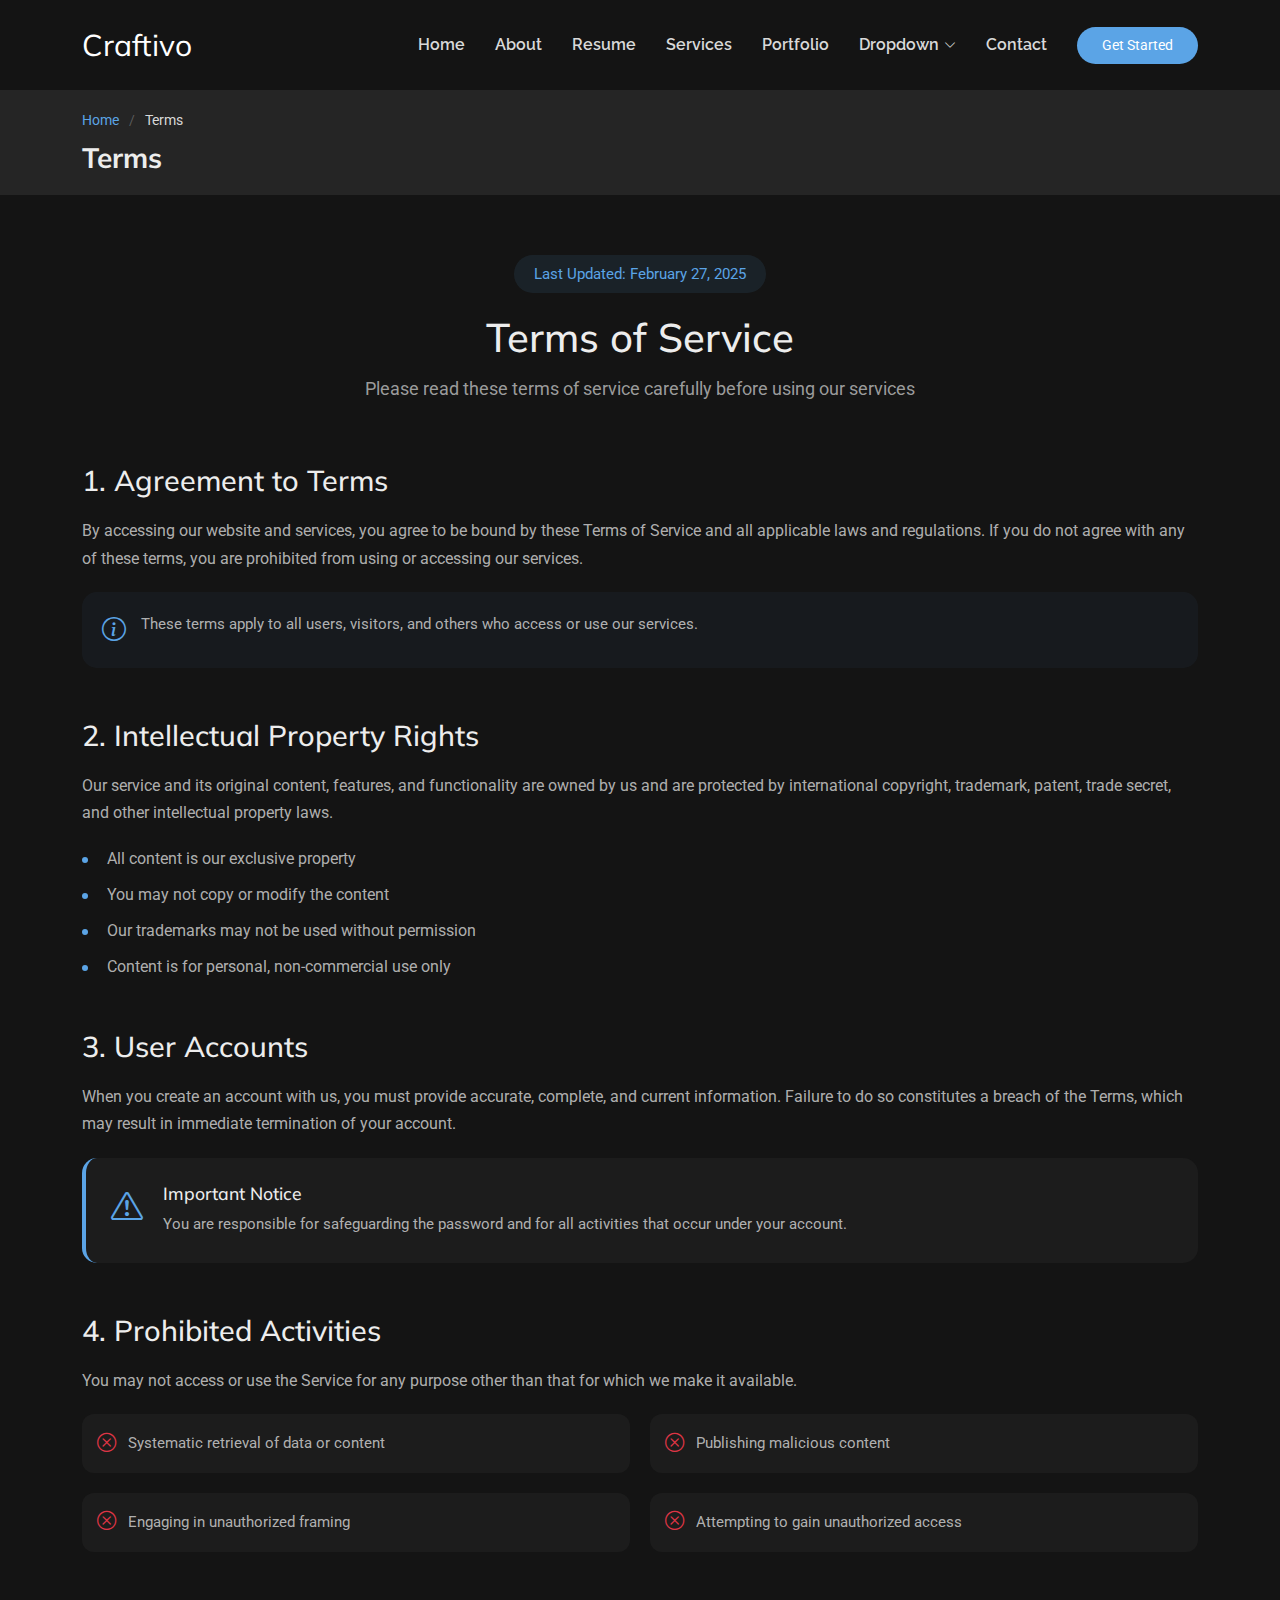
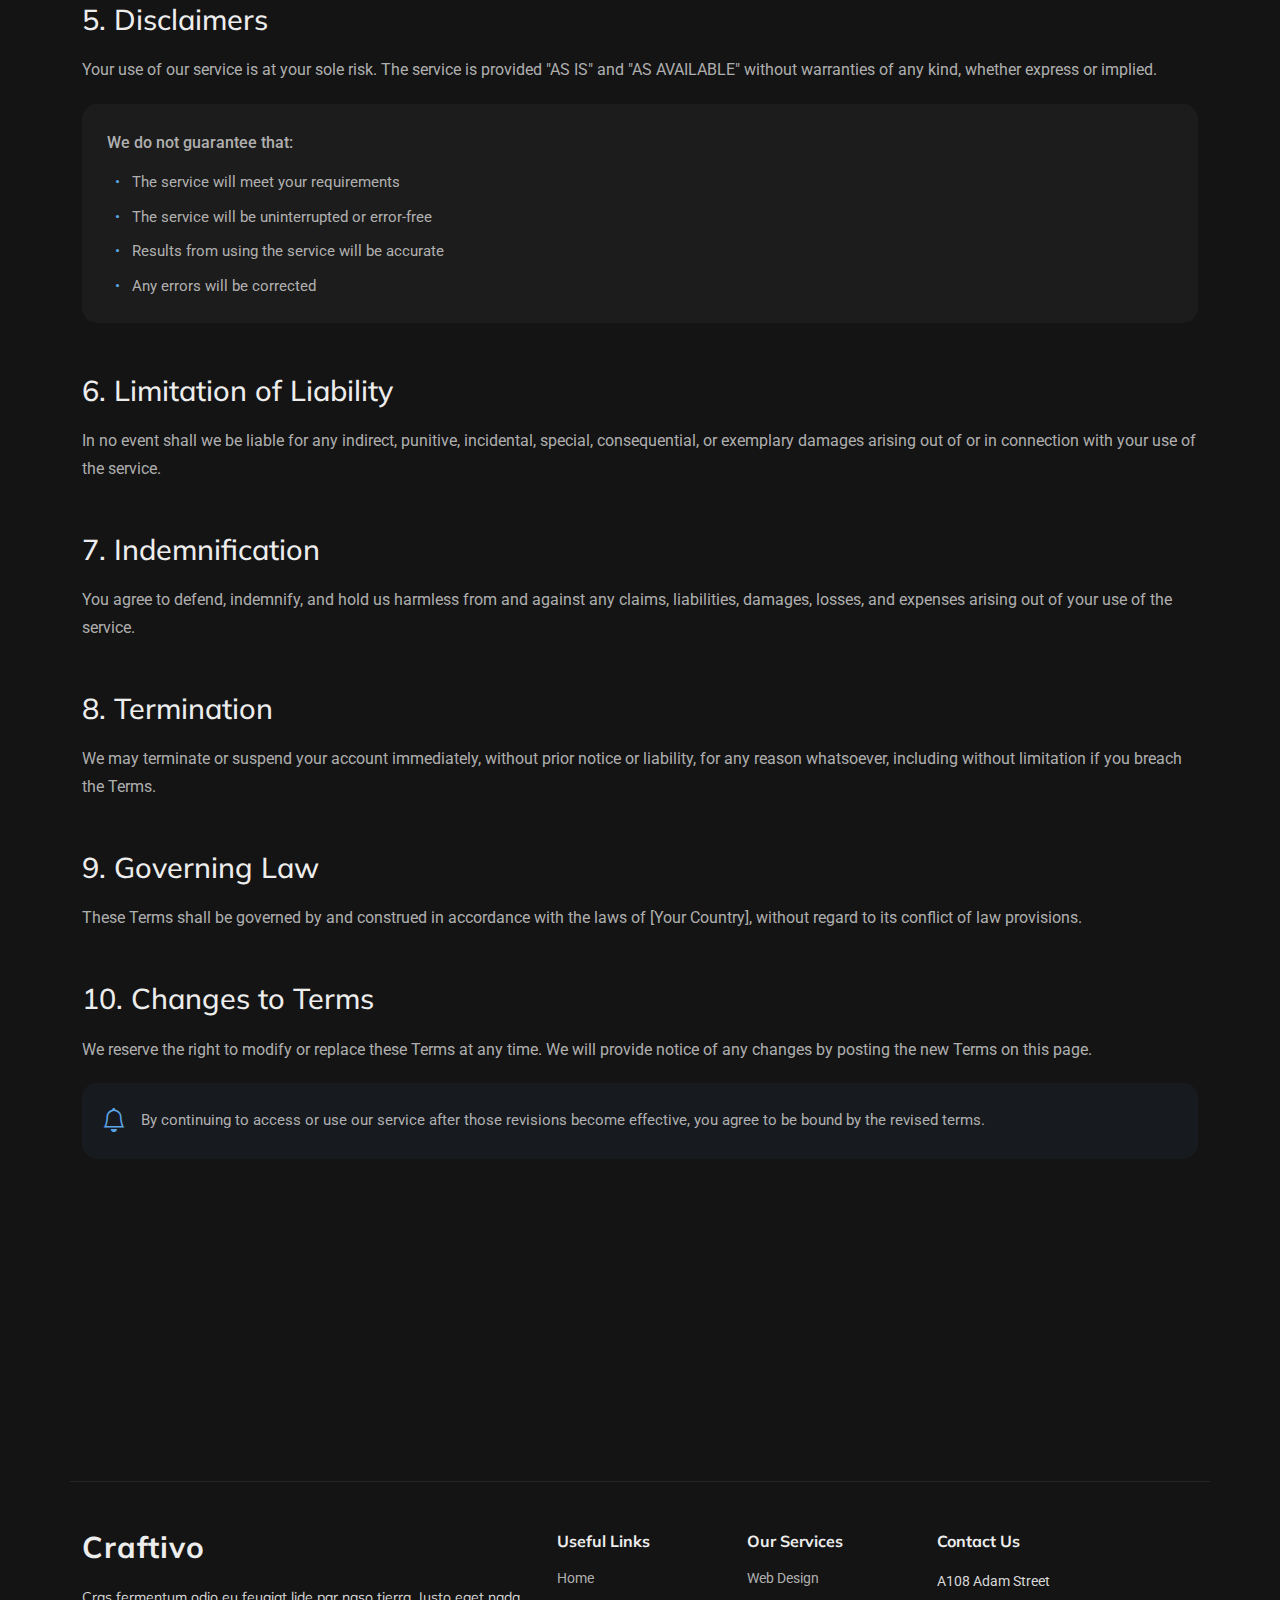
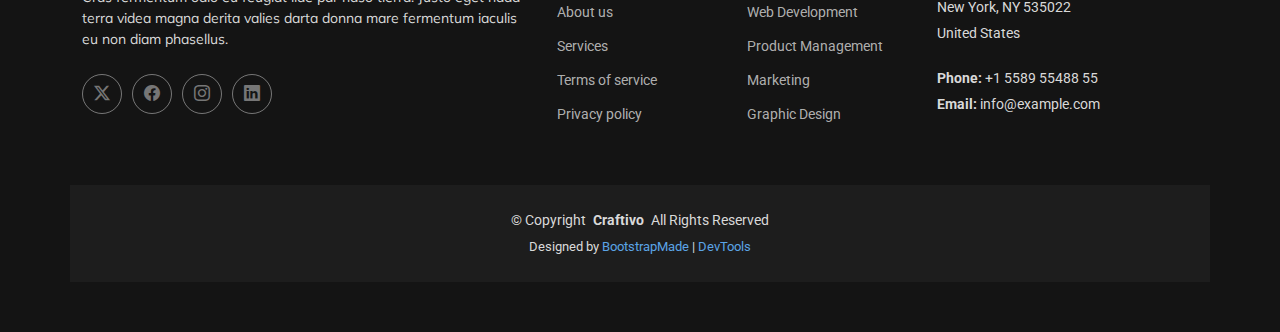
<file: terms.html>
<!DOCTYPE html>
<html lang="en">

<head>
  <meta charset="utf-8">
  <meta content="width=device-width, initial-scale=1.0" name="viewport">
  <title>Terms - Craftivo Bootstrap Template</title>
  <meta name="description" content="">
  <meta name="keywords" content="">

  <!-- Favicons -->
  <link href="assets/img/favicon.png" rel="icon">
  <link href="assets/img/apple-touch-icon.png" rel="apple-touch-icon">

  <!-- Fonts -->
  <link href="https://fonts.googleapis.com" rel="preconnect">
  <link href="https://fonts.gstatic.com" rel="preconnect" crossorigin>
  <link href="https://fonts.googleapis.com/css2?family=Roboto:ital,wght@0,100;0,300;0,400;0,500;0,700;0,900;1,100;1,300;1,400;1,500;1,700;1,900&family=Raleway:ital,wght@0,100;0,200;0,300;0,400;0,500;0,600;0,700;0,800;0,900;1,100;1,200;1,300;1,400;1,500;1,600;1,700;1,800;1,900&family=Mulish:ital,wght@0,200;0,300;0,400;0,500;0,600;0,700;0,800;0,900;1,200;1,300;1,400;1,500;1,600;1,700;1,800;1,900&display=swap" rel="stylesheet">

  <!-- Vendor CSS Files -->
  <link href="assets/vendor/bootstrap/css/bootstrap.min.css" rel="stylesheet">
  <link href="assets/vendor/bootstrap-icons/bootstrap-icons.css" rel="stylesheet">
  <link href="assets/vendor/aos/aos.css" rel="stylesheet">
  <link href="assets/vendor/glightbox/css/glightbox.min.css" rel="stylesheet">
  <link href="assets/vendor/swiper/swiper-bundle.min.css" rel="stylesheet">

  <!-- Main CSS File -->
  <link href="assets/css/main.css" rel="stylesheet">

  <!-- =======================================================
  * Template Name: Craftivo
  * Template URL: https://bootstrapmade.com/craftivo-bootstrap-portfolio-template/
  * Updated: Oct 04 2025 with Bootstrap v5.3.8
  * Author: BootstrapMade.com
  * License: https://bootstrapmade.com/license/
  ======================================================== -->
</head>

<body class="terms-page">

  <header id="header" class="header d-flex align-items-center sticky-top">
    <div class="container-fluid container-xl position-relative d-flex align-items-center">

      <a href="index.html" class="logo d-flex align-items-center me-auto">
        <!-- Uncomment the line below if you also wish to use an image logo -->
        <!-- <img src="assets/img/logo.webp" alt=""> -->
        <h1 class="sitename">Craftivo</h1>
      </a>

      <nav id="navmenu" class="navmenu">
        <ul>
          <li><a href="#hero">Home</a></li>
          <li><a href="#about">About</a></li>
          <li><a href="#resume">Resume</a></li>
          <li><a href="#services">Services</a></li>
          <li><a href="#portfolio">Portfolio</a></li>
          <li class="dropdown"><a href="#"><span>Dropdown</span> <i class="bi bi-chevron-down toggle-dropdown"></i></a>
            <ul>
              <li><a href="#">Dropdown 1</a></li>
              <li class="dropdown"><a href="#"><span>Deep Dropdown</span> <i class="bi bi-chevron-down toggle-dropdown"></i></a>
                <ul>
                  <li><a href="#">Deep Dropdown 1</a></li>
                  <li><a href="#">Deep Dropdown 2</a></li>
                  <li><a href="#">Deep Dropdown 3</a></li>
                  <li><a href="#">Deep Dropdown 4</a></li>
                  <li><a href="#">Deep Dropdown 5</a></li>
                </ul>
              </li>
              <li><a href="#">Dropdown 2</a></li>
              <li><a href="#">Dropdown 3</a></li>
              <li><a href="#">Dropdown 4</a></li>
            </ul>
          </li>
          <li><a href="#contact">Contact</a></li>
        </ul>
        <i class="mobile-nav-toggle d-xl-none bi bi-list"></i>
      </nav>

      <a class="btn-getstarted" href="#about">Get Started</a>

    </div>
  </header>

  <main class="main">

    <!-- Page Title -->
    <div class="page-title light-background">
      <div class="container">
        <nav class="breadcrumbs">
          <ol>
            <li><a href="index.html">Home</a></li>
            <li class="current">Terms</li>
          </ol>
        </nav>
        <h1>Terms</h1>
      </div>
    </div><!-- End Page Title -->

    <!-- Terms Of Service Section -->
    <section id="terms-of-service" class="terms-of-service section">

      <div class="container" data-aos="fade-up">
        <!-- Page Header -->
        <div class="tos-header text-center" data-aos="fade-up">
          <span class="last-updated">Last Updated: February 27, 2025</span>
          <h2>Terms of Service</h2>
          <p>Please read these terms of service carefully before using our services</p>
        </div>

        <!-- Content -->
        <div class="tos-content" data-aos="fade-up" data-aos-delay="200">
          <!-- Agreement Section -->
          <div id="agreement" class="content-section">
            <h3>1. Agreement to Terms</h3>
            <p>By accessing our website and services, you agree to be bound by these Terms of Service and all applicable laws and regulations. If you do not agree with any of these terms, you are prohibited from using or accessing our services.</p>
            <div class="info-box">
              <i class="bi bi-info-circle"></i>
              <p>These terms apply to all users, visitors, and others who access or use our services.</p>
            </div>
          </div>

          <!-- Intellectual Property -->
          <div id="intellectual-property" class="content-section">
            <h3>2. Intellectual Property Rights</h3>
            <p>Our service and its original content, features, and functionality are owned by us and are protected by international copyright, trademark, patent, trade secret, and other intellectual property laws.</p>
            <ul class="list-items">
              <li>All content is our exclusive property</li>
              <li>You may not copy or modify the content</li>
              <li>Our trademarks may not be used without permission</li>
              <li>Content is for personal, non-commercial use only</li>
            </ul>
          </div>

          <!-- User Accounts -->
          <div id="user-accounts" class="content-section">
            <h3>3. User Accounts</h3>
            <p>When you create an account with us, you must provide accurate, complete, and current information. Failure to do so constitutes a breach of the Terms, which may result in immediate termination of your account.</p>
            <div class="alert-box">
              <i class="bi bi-exclamation-triangle"></i>
              <div class="alert-content">
                <h5>Important Notice</h5>
                <p>You are responsible for safeguarding the password and for all activities that occur under your account.</p>
              </div>
            </div>
          </div>

          <!-- Prohibited Activities -->
          <div id="prohibited" class="content-section">
            <h3>4. Prohibited Activities</h3>
            <p>You may not access or use the Service for any purpose other than that for which we make it available.</p>
            <div class="prohibited-list">
              <div class="prohibited-item">
                <i class="bi bi-x-circle"></i>
                <span>Systematic retrieval of data or content</span>
              </div>
              <div class="prohibited-item">
                <i class="bi bi-x-circle"></i>
                <span>Publishing malicious content</span>
              </div>
              <div class="prohibited-item">
                <i class="bi bi-x-circle"></i>
                <span>Engaging in unauthorized framing</span>
              </div>
              <div class="prohibited-item">
                <i class="bi bi-x-circle"></i>
                <span>Attempting to gain unauthorized access</span>
              </div>
            </div>
          </div>

          <!-- Disclaimers -->
          <div id="disclaimer" class="content-section">
            <h3>5. Disclaimers</h3>
            <p>Your use of our service is at your sole risk. The service is provided "AS IS" and "AS AVAILABLE" without warranties of any kind, whether express or implied.</p>
            <div class="disclaimer-box">
              <p>We do not guarantee that:</p>
              <ul>
                <li>The service will meet your requirements</li>
                <li>The service will be uninterrupted or error-free</li>
                <li>Results from using the service will be accurate</li>
                <li>Any errors will be corrected</li>
              </ul>
            </div>
          </div>

          <!-- Limitation of Liability -->
          <div id="limitation" class="content-section">
            <h3>6. Limitation of Liability</h3>
            <p>In no event shall we be liable for any indirect, punitive, incidental, special, consequential, or exemplary damages arising out of or in connection with your use of the service.</p>
          </div>

          <!-- Indemnification -->
          <div id="indemnification" class="content-section">
            <h3>7. Indemnification</h3>
            <p>You agree to defend, indemnify, and hold us harmless from and against any claims, liabilities, damages, losses, and expenses arising out of your use of the service.</p>
          </div>

          <!-- Termination -->
          <div id="termination" class="content-section">
            <h3>8. Termination</h3>
            <p>We may terminate or suspend your account immediately, without prior notice or liability, for any reason whatsoever, including without limitation if you breach the Terms.</p>
          </div>

          <!-- Governing Law -->
          <div id="governing-law" class="content-section">
            <h3>9. Governing Law</h3>
            <p>These Terms shall be governed by and construed in accordance with the laws of [Your Country], without regard to its conflict of law provisions.</p>
          </div>

          <!-- Changes -->
          <div id="changes" class="content-section">
            <h3>10. Changes to Terms</h3>
            <p>We reserve the right to modify or replace these Terms at any time. We will provide notice of any changes by posting the new Terms on this page.</p>
            <div class="notice-box">
              <i class="bi bi-bell"></i>
              <p>By continuing to access or use our service after those revisions become effective, you agree to be bound by the revised terms.</p>
            </div>
          </div>
        </div>

        <!-- Contact Section -->
        <div class="tos-contact" data-aos="fade-up" data-aos-delay="300">
          <div class="contact-box">
            <div class="contact-icon">
              <i class="bi bi-envelope"></i>
            </div>
            <div class="contact-content">
              <h4>Questions About Terms?</h4>
              <p>If you have any questions about these Terms, please contact us.</p>
              <a href="#" class="contact-link">Contact Support</a>
            </div>
          </div>
        </div>
      </div>

    </section><!-- /Terms Of Service Section -->

  </main>

  <footer id="footer" class="footer">

    <div class="container footer-top">
      <div class="row gy-4">
        <div class="col-lg-5 col-md-12 footer-about">
          <a href="index.html" class="logo d-flex align-items-center">
            <span class="sitename">Craftivo</span>
          </a>
          <p>Cras fermentum odio eu feugiat lide par naso tierra. Justo eget nada terra videa magna derita valies darta donna mare fermentum iaculis eu non diam phasellus.</p>
          <div class="social-links d-flex mt-4">
            <a href=""><i class="bi bi-twitter-x"></i></a>
            <a href=""><i class="bi bi-facebook"></i></a>
            <a href=""><i class="bi bi-instagram"></i></a>
            <a href=""><i class="bi bi-linkedin"></i></a>
          </div>
        </div>

        <div class="col-lg-2 col-6 footer-links">
          <h4>Useful Links</h4>
          <ul>
            <li><a href="#">Home</a></li>
            <li><a href="#">About us</a></li>
            <li><a href="#">Services</a></li>
            <li><a href="#">Terms of service</a></li>
            <li><a href="#">Privacy policy</a></li>
          </ul>
        </div>

        <div class="col-lg-2 col-6 footer-links">
          <h4>Our Services</h4>
          <ul>
            <li><a href="#">Web Design</a></li>
            <li><a href="#">Web Development</a></li>
            <li><a href="#">Product Management</a></li>
            <li><a href="#">Marketing</a></li>
            <li><a href="#">Graphic Design</a></li>
          </ul>
        </div>

        <div class="col-lg-3 col-md-12 footer-contact text-center text-md-start">
          <h4>Contact Us</h4>
          <p>A108 Adam Street</p>
          <p>New York, NY 535022</p>
          <p>United States</p>
          <p class="mt-4"><strong>Phone:</strong> <span>+1 5589 55488 55</span></p>
          <p><strong>Email:</strong> <span>info@example.com</span></p>
        </div>

      </div>
    </div>

    <div class="container copyright text-center mt-4">
      <p>© <span>Copyright</span> <strong class="px-1 sitename">Craftivo</strong> <span>All Rights Reserved</span></p>
      <div class="credits">
        <!-- All the links in the footer should remain intact. -->
        <!-- You can delete the links only if you've purchased the pro version. -->
        <!-- Licensing information: https://bootstrapmade.com/license/ -->
        <!-- Purchase the pro version with working PHP/AJAX contact form: [buy-url] -->
        Designed by <a href="https://bootstrapmade.com/">BootstrapMade</a> | <a href="https://bootstrapmade.com/tools/">DevTools</a>
      </div>
    </div>

  </footer>

  <!-- Scroll Top -->
  <a href="#" id="scroll-top" class="scroll-top d-flex align-items-center justify-content-center"><i class="bi bi-arrow-up-short"></i></a>

  <!-- Preloader -->
  <div id="preloader"></div>

  <!-- Vendor JS Files -->
  <script src="assets/vendor/bootstrap/js/bootstrap.bundle.min.js"></script>
  <script src="assets/vendor/php-email-form/validate.js"></script>
  <script src="assets/vendor/aos/aos.js"></script>
  <script src="assets/vendor/typed.js/typed.umd.js"></script>
  <script src="assets/vendor/waypoints/noframework.waypoints.js"></script>
  <script src="assets/vendor/glightbox/js/glightbox.min.js"></script>
  <script src="assets/vendor/imagesloaded/imagesloaded.pkgd.min.js"></script>
  <script src="assets/vendor/isotope-layout/isotope.pkgd.min.js"></script>
  <script src="assets/vendor/swiper/swiper-bundle.min.js"></script>

  <!-- Main JS File -->
  <script src="assets/js/main.js"></script>

</body>

</html>
</file>
<file: assets/css/main.css>
/**
* Template Name: Craftivo
* Template URL: https://bootstrapmade.com/craftivo-bootstrap-portfolio-template/
* Updated: Oct 04 2025 with Bootstrap v5.3.8
* Author: BootstrapMade.com
* License: https://bootstrapmade.com/license/
*/

@charset "UTF-8";

/*--------------------------------------------------------------
# Font & Color Variables
# Help: https://bootstrapmade.com/color-system/
--------------------------------------------------------------*/
/* Fonts */
:root {
  --default-font: "Roboto",  system-ui, -apple-system, "Segoe UI", Roboto, "Helvetica Neue", Arial, "Noto Sans", "Liberation Sans", sans-serif, "Apple Color Emoji", "Segoe UI Emoji", "Segoe UI Symbol", "Noto Color Emoji";
  --heading-font: "Mulish",  sans-serif;
  --nav-font: "Raleway",  sans-serif;
}

/* Global Colors - The following color variables are used throughout the website. Updating them here will change the color scheme of the entire website */
:root { 
  --background-color: #141414; /* Background color for the entire website, including individual sections */
  --default-color: #d9d9d9; /* Default color used for the majority of the text content across the entire website */
  --heading-color: #ededed; /* Color for headings, subheadings and title throughout the website */
  --accent-color: #5ba4e6; /* Accent color that represents your brand on the website. It's used for buttons, links, and other elements that need to stand out */
  --surface-color: #1c1c1c; /* The surface color is used as a background of boxed elements within sections, such as cards, icon boxes, or other elements that require a visual separation from the global background. */
  --contrast-color: #ffffff; /* Contrast color for text, ensuring readability against backgrounds of accent, heading, or default colors. */
}

/* Nav Menu Colors - The following color variables are used specifically for the navigation menu. They are separate from the global colors to allow for more customization options */
:root {
  --nav-color: #d9d9d9;  /* The default color of the main navmenu links */
  --nav-hover-color: #5ba4e6; /* Applied to main navmenu links when they are hovered over or active */
  --nav-mobile-background-color: #2e2e2e; /* Used as the background color for mobile navigation menu */
  --nav-dropdown-background-color: #2e2e2e; /* Used as the background color for dropdown items that appear when hovering over primary navigation items */
  --nav-dropdown-color: #d9d9d9; /* Used for navigation links of the dropdown items in the navigation menu. */
  --nav-dropdown-hover-color: #5ba4e6; /* Similar to --nav-hover-color, this color is applied to dropdown navigation links when they are hovered over. */
}

/* Color Presets - These classes override global colors when applied to any section or element, providing reuse of the sam color scheme. */

.light-background {
  --background-color: rgba(41, 41, 41, 0.8);
  --surface-color: #484848;
}

.dark-background {
  --background-color: #060606;
  --default-color: #ffffff;
  --heading-color: #ffffff;
  --surface-color: #252525;
  --contrast-color: #ffffff;
}

/* Smooth scroll */
:root {
  scroll-behavior: smooth;
}

/*--------------------------------------------------------------
# General Styling & Shared Classes
--------------------------------------------------------------*/
body {
  color: var(--default-color);
  background-color: var(--background-color);
  font-family: var(--default-font);
}

a {
  color: var(--accent-color);
  text-decoration: none;
  transition: 0.3s;
}

a:hover {
  color: color-mix(in srgb, var(--accent-color), transparent 25%);
  text-decoration: none;
}

h1,
h2,
h3,
h4,
h5,
h6 {
  color: var(--heading-color);
  font-family: var(--heading-font);
}

/* PHP Email Form Messages
------------------------------*/
.php-email-form .error-message {
  display: none;
  background: #df1529;
  color: #ffffff;
  text-align: left;
  padding: 15px;
  margin-bottom: 24px;
  font-weight: 600;
}

.php-email-form .sent-message {
  display: none;
  color: #ffffff;
  background: #059652;
  text-align: center;
  padding: 15px;
  margin-bottom: 24px;
  font-weight: 600;
}

.php-email-form .loading {
  display: none;
  background: var(--surface-color);
  text-align: center;
  padding: 15px;
  margin-bottom: 24px;
}

.php-email-form .loading:before {
  content: "";
  display: inline-block;
  border-radius: 50%;
  width: 24px;
  height: 24px;
  margin: 0 10px -6px 0;
  border: 3px solid var(--accent-color);
  border-top-color: var(--surface-color);
  animation: php-email-form-loading 1s linear infinite;
}

@keyframes php-email-form-loading {
  0% {
    transform: rotate(0deg);
  }

  100% {
    transform: rotate(360deg);
  }
}

/*--------------------------------------------------------------
# Global Header
--------------------------------------------------------------*/
.header {
  --heading-color: #ffffff;
  color: var(--default-color);
  background-color: var(--background-color);
  padding: 15px 0;
  transition: all 0.5s;
  z-index: 997;
}

.header .logo {
  line-height: 1;
}

.header .logo img {
  max-height: 36px;
  margin-right: 8px;
}

.header .logo h1 {
  font-size: 30px;
  margin: 0;
  font-weight: 400;
  color: var(--heading-color);
}

.header .btn-getstarted,
.header .btn-getstarted:focus {
  color: var(--contrast-color);
  background: var(--accent-color);
  font-size: 14px;
  padding: 8px 25px;
  margin: 0 0 0 30px;
  border-radius: 50px;
  transition: 0.3s;
}

.header .btn-getstarted:hover,
.header .btn-getstarted:focus:hover {
  color: var(--contrast-color);
  background: color-mix(in srgb, var(--accent-color), transparent 15%);
}

@media (max-width: 1200px) {
  .header .logo {
    order: 1;
  }

  .header .btn-getstarted {
    order: 2;
    margin: 0 15px 0 0;
    padding: 6px 15px;
  }

  .header .navmenu {
    order: 3;
  }
}

.scrolled .header {
  box-shadow: 0px 0 18px rgba(0, 0, 0, 0.1);
}

/* Global Header on Scroll
------------------------------*/
.scrolled .header {
  --background-color: rgba(20, 20, 20, 0.8);
}

/* Index Page Header
------------------------------*/
.index-page .header {
  --background-color: rgba(255, 255, 255, 0);
}

/* Index Page Header on Scroll
------------------------------*/
.index-page.scrolled .header {
  --background-color: rgba(20, 20, 20, 0.8);
}

/*--------------------------------------------------------------
# Navigation Menu
--------------------------------------------------------------*/
/* Navmenu - Desktop */
@media (min-width: 1200px) {
  .navmenu {
    padding: 0;
  }

  .navmenu ul {
    margin: 0;
    padding: 0;
    display: flex;
    list-style: none;
    align-items: center;
  }

  .navmenu li {
    position: relative;
  }

  .navmenu a,
  .navmenu a:focus {
    color: var(--nav-color);
    padding: 18px 15px;
    font-size: 16px;
    font-family: var(--nav-font);
    font-weight: 600;
    display: flex;
    align-items: center;
    justify-content: space-between;
    white-space: nowrap;
    transition: 0.3s;
  }

  .navmenu a i,
  .navmenu a:focus i {
    font-size: 12px;
    line-height: 0;
    margin-left: 5px;
    transition: 0.3s;
  }

  .navmenu li:last-child a {
    padding-right: 0;
  }

  .navmenu li:hover>a,
  .navmenu .active,
  .navmenu .active:focus {
    color: var(--nav-hover-color);
  }

  .navmenu .dropdown ul {
    margin: 0;
    padding: 10px 0;
    background: var(--nav-dropdown-background-color);
    display: block;
    position: absolute;
    visibility: hidden;
    left: 14px;
    top: 130%;
    opacity: 0;
    transition: 0.3s;
    border-radius: 4px;
    z-index: 99;
    box-shadow: 0px 0px 30px rgba(0, 0, 0, 0.1);
  }

  .navmenu .dropdown ul li {
    min-width: 200px;
  }

  .navmenu .dropdown ul a {
    padding: 10px 20px;
    font-size: 15px;
    text-transform: none;
    color: var(--nav-dropdown-color);
  }

  .navmenu .dropdown ul a i {
    font-size: 12px;
  }

  .navmenu .dropdown ul a:hover,
  .navmenu .dropdown ul .active:hover,
  .navmenu .dropdown ul li:hover>a {
    color: var(--nav-dropdown-hover-color);
  }

  .navmenu .dropdown:hover>ul {
    opacity: 1;
    top: 100%;
    visibility: visible;
  }

  .navmenu .dropdown .dropdown ul {
    top: 0;
    left: -90%;
    visibility: hidden;
  }

  .navmenu .dropdown .dropdown:hover>ul {
    opacity: 1;
    top: 0;
    left: -100%;
    visibility: visible;
  }
}

/* Navmenu - Mobile */
@media (max-width: 1199px) {
  .mobile-nav-toggle {
    color: var(--nav-color);
    font-size: 28px;
    line-height: 0;
    margin-right: 10px;
    cursor: pointer;
    transition: color 0.3s;
  }

  .navmenu {
    padding: 0;
    z-index: 9997;
  }

  .navmenu ul {
    display: none;
    list-style: none;
    position: absolute;
    inset: 60px 20px 20px 20px;
    padding: 10px 0;
    margin: 0;
    border-radius: 6px;
    background-color: var(--nav-mobile-background-color);
    overflow-y: auto;
    transition: 0.3s;
    z-index: 9998;
    box-shadow: 0px 0px 30px rgba(0, 0, 0, 0.1);
  }

  .navmenu a,
  .navmenu a:focus {
    color: var(--nav-dropdown-color);
    padding: 10px 20px;
    font-family: var(--nav-font);
    font-size: 17px;
    font-weight: 500;
    display: flex;
    align-items: center;
    justify-content: space-between;
    white-space: nowrap;
    transition: 0.3s;
  }

  .navmenu a i,
  .navmenu a:focus i {
    font-size: 12px;
    line-height: 0;
    margin-left: 5px;
    width: 30px;
    height: 30px;
    display: flex;
    align-items: center;
    justify-content: center;
    border-radius: 50%;
    transition: 0.3s;
    background-color: color-mix(in srgb, var(--accent-color), transparent 90%);
  }

  .navmenu a i:hover,
  .navmenu a:focus i:hover {
    background-color: var(--accent-color);
    color: var(--contrast-color);
  }

  .navmenu a:hover,
  .navmenu .active,
  .navmenu .active:focus {
    color: var(--nav-dropdown-hover-color);
  }

  .navmenu .active i,
  .navmenu .active:focus i {
    background-color: var(--accent-color);
    color: var(--contrast-color);
    transform: rotate(180deg);
  }

  .navmenu .dropdown ul {
    position: static;
    display: none;
    z-index: 99;
    padding: 10px 0;
    margin: 10px 20px;
    background-color: var(--nav-dropdown-background-color);
    border: 1px solid color-mix(in srgb, var(--default-color), transparent 90%);
    box-shadow: none;
    transition: all 0.5s ease-in-out;
  }

  .navmenu .dropdown ul ul {
    background-color: rgba(33, 37, 41, 0.1);
  }

  .navmenu .dropdown>.dropdown-active {
    display: block;
    background-color: rgba(33, 37, 41, 0.03);
  }

  .mobile-nav-active {
    overflow: hidden;
  }

  .mobile-nav-active .mobile-nav-toggle {
    color: #fff;
    position: absolute;
    font-size: 32px;
    top: 15px;
    right: 15px;
    margin-right: 0;
    z-index: 9999;
  }

  .mobile-nav-active .navmenu {
    position: fixed;
    overflow: hidden;
    inset: 0;
    background: rgba(33, 37, 41, 0.8);
    transition: 0.3s;
  }

  .mobile-nav-active .navmenu>ul {
    display: block;
  }
}

/*--------------------------------------------------------------
# Global Footer
--------------------------------------------------------------*/
.footer {
  color: var(--default-color);
  background-color: var(--background-color);
  font-size: 14px;
  padding-bottom: 50px;
  position: relative;
}

.footer .footer-top {
  padding-top: 50px;
  border-top: 1px solid color-mix(in srgb, var(--default-color), transparent 90%);
}

.footer .footer-about .logo {
  line-height: 1;
  margin-bottom: 25px;
}

.footer .footer-about .logo img {
  max-height: 40px;
  margin-right: 6px;
}

.footer .footer-about .logo span {
  color: var(--heading-color);
  font-size: 30px;
  font-weight: 700;
  letter-spacing: 1px;
  font-family: var(--heading-font);
}

.footer .footer-about p {
  font-size: 14px;
  font-family: var(--heading-font);
}

.footer .social-links a {
  display: flex;
  align-items: center;
  justify-content: center;
  width: 40px;
  height: 40px;
  border-radius: 50%;
  border: 1px solid color-mix(in srgb, var(--default-color), transparent 50%);
  font-size: 16px;
  color: color-mix(in srgb, var(--default-color), transparent 50%);
  margin-right: 10px;
  transition: 0.3s;
}

.footer .social-links a:hover {
  color: var(--accent-color);
  border-color: var(--accent-color);
}

.footer h4 {
  font-size: 16px;
  font-weight: bold;
  position: relative;
  padding-bottom: 12px;
}

.footer .footer-links {
  margin-bottom: 30px;
}

.footer .footer-links ul {
  list-style: none;
  padding: 0;
  margin: 0;
}

.footer .footer-links ul i {
  padding-right: 2px;
  font-size: 12px;
  line-height: 0;
}

.footer .footer-links ul li {
  padding: 10px 0;
  display: flex;
  align-items: center;
}

.footer .footer-links ul li:first-child {
  padding-top: 0;
}

.footer .footer-links ul a {
  color: color-mix(in srgb, var(--default-color), transparent 20%);
  display: inline-block;
  line-height: 1;
}

.footer .footer-links ul a:hover {
  color: var(--accent-color);
}

.footer .footer-contact p {
  margin-bottom: 5px;
}

.footer .copyright {
  padding-top: 25px;
  padding-bottom: 25px;
  background-color: color-mix(in srgb, var(--default-color), transparent 95%);
}

.footer .copyright p {
  margin-bottom: 0;
}

.footer .credits {
  margin-top: 6px;
  font-size: 13px;
}

/*--------------------------------------------------------------
# Preloader
--------------------------------------------------------------*/
#preloader {
  position: fixed;
  inset: 0;
  z-index: 999999;
  overflow: hidden;
  background: var(--background-color);
  transition: all 0.6s ease-out;
}

#preloader:before {
  content: "";
  position: fixed;
  top: calc(50% - 30px);
  left: calc(50% - 30px);
  border: 6px solid #ffffff;
  border-color: var(--accent-color) transparent var(--accent-color) transparent;
  border-radius: 50%;
  width: 60px;
  height: 60px;
  animation: animate-preloader 1.5s linear infinite;
}

@keyframes animate-preloader {
  0% {
    transform: rotate(0deg);
  }

  100% {
    transform: rotate(360deg);
  }
}

/*--------------------------------------------------------------
# Scroll Top Button
--------------------------------------------------------------*/
.scroll-top {
  position: fixed;
  visibility: hidden;
  opacity: 0;
  right: 15px;
  bottom: 15px;
  z-index: 99999;
  background-color: var(--accent-color);
  width: 40px;
  height: 40px;
  border-radius: 4px;
  transition: all 0.4s;
}

.scroll-top i {
  font-size: 24px;
  color: var(--contrast-color);
  line-height: 0;
}

.scroll-top:hover {
  background-color: color-mix(in srgb, var(--accent-color), transparent 20%);
  color: var(--contrast-color);
}

.scroll-top.active {
  visibility: visible;
  opacity: 1;
}

/*--------------------------------------------------------------
# Disable aos animation delay on mobile devices
--------------------------------------------------------------*/
@media screen and (max-width: 768px) {
  [data-aos-delay] {
    transition-delay: 0 !important;
  }
}

/*--------------------------------------------------------------
# Global Page Titles & Breadcrumbs
--------------------------------------------------------------*/
.page-title {
  color: var(--default-color);
  background-color: var(--background-color);
  padding: 20px 0;
  position: relative;
}

.page-title h1 {
  font-size: 28px;
  font-weight: 700;
  margin: 0;
}

.page-title .breadcrumbs ol {
  display: flex;
  flex-wrap: wrap;
  list-style: none;
  padding: 0 0 10px 0;
  margin: 0;
  font-size: 14px;
  font-weight: 400;
}

.page-title .breadcrumbs ol li+li {
  padding-left: 10px;
}

.page-title .breadcrumbs ol li+li::before {
  content: "/";
  display: inline-block;
  padding-right: 10px;
  color: color-mix(in srgb, var(--default-color), transparent 70%);
}

/*--------------------------------------------------------------
# Global Sections
--------------------------------------------------------------*/
section,
.section {
  color: var(--default-color);
  background-color: var(--background-color);
  padding: 60px 0;
  scroll-margin-top: 90px;
  overflow: clip;
}

@media (max-width: 1199px) {

  section,
  .section {
    scroll-margin-top: 66px;
  }
}

/*--------------------------------------------------------------
# Global Section Titles
--------------------------------------------------------------*/
.section-title {
  text-align: center;
  padding-bottom: 60px;
  position: relative;
}

.section-title h2 {
  font-size: 3.5rem;
  font-weight: 300;
  line-height: 1.2;
  color: var(--heading-color);
  margin-bottom: 1.5rem;
  letter-spacing: -1px;
}

@media (max-width: 768px) {
  .section-title h2 {
    font-size: 2.5rem;
  }
}

.section-title .subtitle {
  display: inline-block;
  font-size: 0.875rem;
  font-weight: 400;
  color: var(--accent-color);
  text-transform: uppercase;
  letter-spacing: 2px;
  margin-bottom: 1.5rem;
  position: relative;
}

.section-title .subtitle::after {
  content: "";
  position: absolute;
  bottom: -8px;
  left: 50%;
  transform: translateX(-50%);
  width: 40px;
  height: 1px;
  background: var(--accent-color);
}

.section-title p {
  font-size: 1.125rem;
  line-height: 1.8;
  color: color-mix(in srgb, var(--default-color), transparent 25%);
  max-width: 900px;
  margin: 0 auto;
  text-wrap: balance;
}

/*--------------------------------------------------------------
# Hero Section
--------------------------------------------------------------*/
.hero {
  padding-top: 80px;
  min-height: 100vh;
  position: relative;
  display: flex;
  align-items: center;
  justify-content: center;
  overflow: hidden;
  padding-bottom: 80px;
}

.hero img {
  position: absolute;
  inset: 0;
  display: block;
  width: 100%;
  height: 100%;
  object-fit: cover;
  z-index: 1;
}

.hero:before {
  content: "";
  background: color-mix(in srgb, var(--background-color), transparent 30%);
  position: absolute;
  inset: 0;
  z-index: 2;
  border-radius: 0;
}

.hero .container {
  position: relative;
  z-index: 3;
}

.hero h2 {
  margin: 0;
  font-size: 48px;
  font-weight: 700;
}

.hero p {
  margin: 10px 0 0 0;
  font-size: 24px;
  color: color-mix(in srgb, var(--default-color), transparent 20%);
}

.hero p span {
  color: var(--accent-color);
  letter-spacing: 1px;
  border-bottom: 2px solid var(--accent-color);
}

.hero .social-links {
  margin-top: 30px;
  display: flex;
  justify-content: center;
  gap: 15px;
}

.hero .social-links a {
  display: flex;
  align-items: center;
  justify-content: center;
  width: 50px;
  height: 50px;
  border-radius: 50%;
  background: color-mix(in srgb, var(--default-color), transparent 92%);
  color: var(--default-color);
  font-size: 20px;
  transition: 0.3s;
}

.hero .social-links a:hover {
  background: var(--accent-color);
  color: var(--contrast-color);
  transform: translateY(-3px);
}

@media (max-width: 768px) {
  .hero h2 {
    font-size: 32px;
  }

  .hero p {
    font-size: 20px;
  }
}

/*--------------------------------------------------------------
# About Section
--------------------------------------------------------------*/
.about {
  overflow: hidden;
  position: relative;
}

.about::before {
  content: "";
  position: absolute;
  top: -50%;
  right: -20%;
  width: 800px;
  height: 800px;
  background: radial-gradient(circle, color-mix(in srgb, var(--accent-color), transparent 85%) 0%, transparent 70%);
  border-radius: 50%;
  z-index: 0;
  pointer-events: none;
}

.about .container {
  position: relative;
  z-index: 1;
}

.about .profile-card {
  background: var(--surface-color);
  border-radius: 24px;
  padding: 40px;
  box-shadow: 0 8px 30px rgba(0, 0, 0, 0.08);
  position: sticky;
  top: 100px;
}

.about .profile-card .profile-header {
  text-align: center;
  padding-bottom: 30px;
  border-bottom: 1px solid color-mix(in srgb, var(--default-color), transparent 90%);
}

.about .profile-card .profile-header .profile-avatar {
  width: 140px;
  height: 140px;
  margin: 0 auto 24px;
  position: relative;
  border-radius: 50%;
  padding: 6px;
  background: linear-gradient(135deg, var(--accent-color), color-mix(in srgb, var(--accent-color), #7ec8e3 50%));
}

.about .profile-card .profile-header .profile-avatar img {
  width: 100%;
  height: 100%;
  object-fit: cover;
  border-radius: 50%;
  border: 4px solid var(--surface-color);
}

.about .profile-card .profile-header .profile-avatar .status-indicator {
  position: absolute;
  bottom: 8px;
  right: 8px;
  width: 24px;
  height: 24px;
  background: #10b981;
  border: 4px solid var(--surface-color);
  border-radius: 50%;
  animation: pulse 2s infinite;
}

.about .profile-card .profile-header h3 {
  font-size: 24px;
  font-weight: 700;
  margin-bottom: 8px;
  color: var(--heading-color);
}

.about .profile-card .profile-header .role {
  display: inline-block;
  font-size: 15px;
  color: var(--accent-color);
  font-weight: 500;
  margin-bottom: 16px;
}

.about .profile-card .profile-header .rating {
  display: flex;
  align-items: center;
  justify-content: center;
  gap: 4px;
  margin-top: 12px;
}

.about .profile-card .profile-header .rating i {
  color: #fbbf24;
  font-size: 16px;
}

.about .profile-card .profile-header .rating span {
  margin-left: 8px;
  font-weight: 600;
  color: var(--default-color);
  font-size: 15px;
}

.about .profile-card .profile-stats {
  display: grid;
  grid-template-columns: repeat(3, 1fr);
  gap: 20px;
  padding: 30px 0;
  border-bottom: 1px solid color-mix(in srgb, var(--default-color), transparent 90%);
}

.about .profile-card .profile-stats .stat-item {
  text-align: center;
}

.about .profile-card .profile-stats .stat-item h4 {
  font-size: 28px;
  font-weight: 700;
  color: var(--accent-color);
  margin-bottom: 6px;
}

.about .profile-card .profile-stats .stat-item p {
  font-size: 13px;
  color: color-mix(in srgb, var(--default-color), transparent 30%);
  text-transform: uppercase;
  letter-spacing: 0.5px;
  margin: 0;
}

.about .profile-card .profile-actions {
  display: flex;
  flex-direction: column;
  gap: 12px;
  padding: 30px 0;
  border-bottom: 1px solid color-mix(in srgb, var(--default-color), transparent 90%);
}

.about .profile-card .profile-actions a {
  display: flex;
  align-items: center;
  justify-content: center;
  gap: 10px;
  padding: 14px 24px;
  border-radius: 12px;
  font-weight: 600;
  font-size: 15px;
  text-decoration: none;
  transition: all 0.3s ease;
}

.about .profile-card .profile-actions a.btn-primary {
  background: var(--accent-color);
  color: var(--contrast-color);
}

.about .profile-card .profile-actions a.btn-primary:hover {
  background: color-mix(in srgb, var(--accent-color), #000 15%);
  transform: translateY(-2px);
  box-shadow: 0 6px 20px rgba(0, 0, 0, 0.15);
}

.about .profile-card .profile-actions a.btn-secondary {
  background: color-mix(in srgb, var(--accent-color), transparent 90%);
  color: var(--accent-color);
}

.about .profile-card .profile-actions a.btn-secondary:hover {
  background: color-mix(in srgb, var(--accent-color), transparent 85%);
}

.about .profile-card .profile-actions a i {
  font-size: 18px;
}

.about .profile-card .social-connect {
  display: flex;
  justify-content: center;
  gap: 12px;
  padding-top: 30px;
}

.about .profile-card .social-connect a {
  width: 44px;
  height: 44px;
  display: flex;
  align-items: center;
  justify-content: center;
  background: color-mix(in srgb, var(--default-color), transparent 94%);
  border-radius: 12px;
  color: var(--default-color);
  font-size: 18px;
  transition: all 0.3s ease;
}

.about .profile-card .social-connect a:hover {
  background: var(--accent-color);
  color: var(--contrast-color);
  transform: translateY(-3px);
}

.about .content-wrapper .bio-section {
  margin-bottom: 50px;
}

.about .content-wrapper .bio-section .section-tag {
  display: inline-block;
  padding: 6px 16px;
  background: color-mix(in srgb, var(--accent-color), transparent 90%);
  color: var(--accent-color);
  border-radius: 20px;
  font-size: 13px;
  font-weight: 600;
  text-transform: uppercase;
  letter-spacing: 0.5px;
  margin-bottom: 16px;
}

.about .content-wrapper .bio-section h2 {
  font-size: 36px;
  font-weight: 700;
  color: var(--heading-color);
  margin-bottom: 24px;
  line-height: 1.2;
}

.about .content-wrapper .bio-section p {
  font-size: 16px;
  line-height: 1.8;
  color: var(--default-color);
  margin-bottom: 16px;
}

.about .content-wrapper .bio-section p:last-child {
  margin-bottom: 0;
}

.about .content-wrapper .details-grid {
  display: grid;
  grid-template-columns: repeat(2, 1fr);
  gap: 24px;
  margin-bottom: 50px;
}

.about .content-wrapper .details-grid .detail-item {
  display: flex;
  align-items: center;
  gap: 16px;
  padding: 24px;
  background: var(--surface-color);
  border-radius: 16px;
  border: 1px solid color-mix(in srgb, var(--default-color), transparent 92%);
  transition: all 0.3s ease;
}

.about .content-wrapper .details-grid .detail-item:hover {
  border-color: var(--accent-color);
  transform: translateY(-3px);
  box-shadow: 0 8px 24px rgba(0, 0, 0, 0.08);
}

.about .content-wrapper .details-grid .detail-item i {
  font-size: 28px;
  color: var(--accent-color);
  flex-shrink: 0;
}

.about .content-wrapper .details-grid .detail-item .detail-content span {
  display: block;
  font-size: 13px;
  color: color-mix(in srgb, var(--default-color), transparent 40%);
  text-transform: uppercase;
  letter-spacing: 0.5px;
  margin-bottom: 4px;
}

.about .content-wrapper .details-grid .detail-item .detail-content strong {
  display: block;
  font-size: 16px;
  color: var(--heading-color);
  font-weight: 600;
}

.about .content-wrapper .skills-showcase .section-tag {
  display: inline-block;
  padding: 6px 16px;
  background: color-mix(in srgb, var(--accent-color), transparent 90%);
  color: var(--accent-color);
  border-radius: 20px;
  font-size: 13px;
  font-weight: 600;
  text-transform: uppercase;
  letter-spacing: 0.5px;
  margin-bottom: 16px;
}

.about .content-wrapper .skills-showcase h3 {
  font-size: 28px;
  font-weight: 700;
  color: var(--heading-color);
  margin-bottom: 32px;
}

.about .content-wrapper .skills-showcase .skills-list .skill-item {
  margin-bottom: 28px;
}

.about .content-wrapper .skills-showcase .skills-list .skill-item .skill-info {
  display: flex;
  justify-content: space-between;
  align-items: center;
  margin-bottom: 10px;
}

.about .content-wrapper .skills-showcase .skills-list .skill-item .skill-info .skill-name {
  font-size: 15px;
  font-weight: 600;
  color: var(--heading-color);
}

.about .content-wrapper .skills-showcase .skills-list .skill-item .skill-info .skill-percent {
  font-size: 15px;
  font-weight: 700;
  color: var(--accent-color);
}

.about .content-wrapper .skills-showcase .skills-list .skill-item .progress {
  height: 10px;
  border-radius: 10px;
  background: color-mix(in srgb, var(--default-color), transparent 94%);
  overflow: hidden;
}

.about .content-wrapper .skills-showcase .skills-list .skill-item .progress .progress-bar {
  width: 0;
  height: 100%;
  background: linear-gradient(90deg, var(--accent-color), color-mix(in srgb, var(--accent-color), #7ec8e3 50%));
  border-radius: 10px;
  transition: width 1.5s cubic-bezier(0.65, 0, 0.35, 1);
  position: relative;
}

.about .content-wrapper .skills-showcase .skills-list .skill-item .progress .progress-bar::after {
  content: "";
  position: absolute;
  top: 0;
  left: 0;
  right: 0;
  bottom: 0;
  background: linear-gradient(90deg, transparent, rgba(255, 255, 255, 0.4), transparent);
  animation: shimmer 2s infinite;
}

@keyframes pulse {

  0%,
  100% {
    opacity: 1;
  }

  50% {
    opacity: 0.6;
  }
}

@keyframes shimmer {
  0% {
    transform: translateX(-100%);
  }

  100% {
    transform: translateX(100%);
  }
}

@media (max-width: 992px) {
  .about .profile-card {
    position: static;
    margin-bottom: 40px;
  }

  .about .content-wrapper .bio-section h2 {
    font-size: 30px;
  }

  .about .content-wrapper .details-grid {
    grid-template-columns: 1fr;
  }

  .about .content-wrapper .skills-showcase h3 {
    font-size: 24px;
  }
}

@media (max-width: 576px) {
  .about .profile-card {
    padding: 30px 20px;
  }

  .about .profile-card .profile-header .profile-avatar {
    width: 120px;
    height: 120px;
  }

  .about .profile-card .profile-stats {
    grid-template-columns: repeat(3, 1fr);
    gap: 16px;
  }

  .about .profile-card .profile-stats .stat-item h4 {
    font-size: 24px;
  }

  .about .content-wrapper .bio-section h2 {
    font-size: 26px;
  }

  .about .content-wrapper .details-grid .detail-item {
    padding: 18px;
  }

  .about .content-wrapper .details-grid .detail-item i {
    font-size: 24px;
  }
}

/*--------------------------------------------------------------
# Resume Section
--------------------------------------------------------------*/
.resume .section-header {
  margin-bottom: 2.5rem;
}

.resume .section-header .header-content .section-badge {
  display: inline-block;
  background: linear-gradient(135deg, var(--accent-color), color-mix(in srgb, var(--accent-color), #6c5ce7 20%));
  color: var(--contrast-color);
  padding: 0.5rem 1.2rem;
  border-radius: 25px;
  font-size: 0.85rem;
  font-weight: 600;
  text-transform: uppercase;
  letter-spacing: 0.1em;
  margin-bottom: 1rem;
}

.resume .section-header .header-content h2 {
  font-size: 2.2rem;
  font-weight: 700;
  color: var(--heading-color);
  margin-bottom: 1rem;
  line-height: 1.2;
  letter-spacing: -0.02em;
}

.resume .section-header .header-content p {
  font-size: 1rem;
  line-height: 1.7;
  color: color-mix(in srgb, var(--default-color), transparent 35%);
  margin: 0;
}

.resume .experience-section .experience-cards {
  display: flex;
  flex-direction: column;
  gap: 1.5rem;
}

.resume .experience-section .experience-cards .exp-card {
  background: var(--surface-color);
  border-radius: 16px;
  padding: 2rem;
  border: 2px solid color-mix(in srgb, var(--default-color), transparent 95%);
  transition: all 0.3s ease;
  position: relative;
  overflow: hidden;
}

.resume .experience-section .experience-cards .exp-card::before {
  content: "";
  position: absolute;
  top: 0;
  left: 0;
  right: 0;
  height: 4px;
  background: linear-gradient(90deg, transparent, var(--accent-color), transparent);
  transform: translateX(-100%);
  transition: transform 0.3s ease;
}

.resume .experience-section .experience-cards .exp-card:hover {
  transform: translateY(-5px);
  border-color: color-mix(in srgb, var(--accent-color), transparent 80%);
  box-shadow: 0 15px 45px color-mix(in srgb, var(--default-color), transparent 85%);
}

.resume .experience-section .experience-cards .exp-card:hover::before {
  transform: translateX(0);
}

.resume .experience-section .experience-cards .exp-card.featured {
  border-color: color-mix(in srgb, var(--accent-color), transparent 70%);
  background: linear-gradient(135deg, var(--surface-color), color-mix(in srgb, var(--accent-color), transparent 95%));
}

.resume .experience-section .experience-cards .exp-card.featured::before {
  background: linear-gradient(90deg, var(--accent-color), color-mix(in srgb, var(--accent-color), #6c5ce7 20%), var(--accent-color));
}

.resume .experience-section .experience-cards .exp-card .card-header {
  display: flex;
  justify-content: space-between;
  align-items: center;
  margin-bottom: 1.5rem;
}

.resume .experience-section .experience-cards .exp-card .card-header .company-logo {
  width: 50px;
  height: 50px;
  background: linear-gradient(135deg, var(--accent-color), color-mix(in srgb, var(--accent-color), #6c5ce7 20%));
  border-radius: 12px;
  display: flex;
  align-items: center;
  justify-content: center;
}

.resume .experience-section .experience-cards .exp-card .card-header .company-logo i {
  font-size: 1.3rem;
  color: var(--contrast-color);
}

.resume .experience-section .experience-cards .exp-card .card-header .period-badge {
  background: color-mix(in srgb, var(--accent-color), transparent 85%);
  color: var(--accent-color);
  padding: 0.4rem 1rem;
  border-radius: 20px;
  font-size: 0.8rem;
  font-weight: 600;
  text-transform: uppercase;
  letter-spacing: 0.05em;
}

.resume .experience-section .experience-cards .exp-card .card-body h3 {
  font-size: 1.4rem;
  font-weight: 600;
  color: var(--heading-color);
  margin-bottom: 0.5rem;
  letter-spacing: -0.01em;
}

.resume .experience-section .experience-cards .exp-card .card-body .company-name {
  font-size: 1rem;
  color: color-mix(in srgb, var(--default-color), transparent 25%);
  font-weight: 500;
  margin-bottom: 0.3rem;
}

.resume .experience-section .experience-cards .exp-card .card-body .duration {
  display: inline-block;
  font-size: 0.9rem;
  color: var(--accent-color);
  font-weight: 600;
  background: color-mix(in srgb, var(--accent-color), transparent 90%);
  padding: 0.2rem 0.8rem;
  border-radius: 12px;
  margin-bottom: 1rem;
}

.resume .experience-section .experience-cards .exp-card .card-body .description {
  font-size: 0.95rem;
  line-height: 1.6;
  color: color-mix(in srgb, var(--default-color), transparent 35%);
  margin-bottom: 1.5rem;
}

.resume .experience-section .experience-cards .exp-card .card-body .skills-tags {
  display: flex;
  flex-wrap: wrap;
  gap: 0.5rem;
}

.resume .experience-section .experience-cards .exp-card .card-body .skills-tags .skill-tag {
  background: color-mix(in srgb, var(--accent-color), transparent 92%);
  color: var(--accent-color);
  padding: 0.3rem 0.8rem;
  border-radius: 15px;
  font-size: 0.8rem;
  font-weight: 500;
  border: 1px solid color-mix(in srgb, var(--accent-color), transparent 85%);
}

.resume .education-section .education-timeline .timeline-track {
  position: relative;
  padding-left: 2.5rem;
}

.resume .education-section .education-timeline .timeline-track::before {
  content: "";
  position: absolute;
  left: 10px;
  top: 0;
  bottom: 0;
  width: 2px;
  background: linear-gradient(180deg, var(--accent-color), color-mix(in srgb, var(--accent-color), transparent 50%));
}

.resume .education-section .education-timeline .timeline-track .timeline-item {
  position: relative;
  margin-bottom: 3rem;
}

.resume .education-section .education-timeline .timeline-track .timeline-item:last-child {
  margin-bottom: 0;
}

.resume .education-section .education-timeline .timeline-track .timeline-item .timeline-marker {
  position: absolute;
  left: -3.5rem;
  top: 0;
  width: 50px;
  height: 50px;
  background: linear-gradient(135deg, var(--accent-color), color-mix(in srgb, var(--accent-color), #6c5ce7 20%));
  border-radius: 50%;
  display: flex;
  align-items: center;
  justify-content: center;
  border: 4px solid var(--background-color);
  box-shadow: 0 0 0 3px color-mix(in srgb, var(--accent-color), transparent 80%);
}

.resume .education-section .education-timeline .timeline-track .timeline-item .timeline-marker i {
  font-size: 1.2rem;
  color: var(--contrast-color);
}

.resume .education-section .education-timeline .timeline-track .timeline-item .timeline-content {
  background: var(--surface-color);
  padding: 1.8rem;
  border-radius: 12px;
  border: 1px solid color-mix(in srgb, var(--default-color), transparent 95%);
  transition: all 0.3s ease;
}

.resume .education-section .education-timeline .timeline-track .timeline-item .timeline-content:hover {
  transform: translateX(5px);
  border-color: color-mix(in srgb, var(--accent-color), transparent 80%);
  box-shadow: 0 10px 30px color-mix(in srgb, var(--default-color), transparent 90%);
}

.resume .education-section .education-timeline .timeline-track .timeline-item .timeline-content .education-meta {
  display: flex;
  justify-content: space-between;
  align-items: center;
  margin-bottom: 1rem;
}

.resume .education-section .education-timeline .timeline-track .timeline-item .timeline-content .education-meta .year-range {
  font-size: 0.9rem;
  color: var(--accent-color);
  font-weight: 600;
  background: color-mix(in srgb, var(--accent-color), transparent 90%);
  padding: 0.3rem 0.8rem;
  border-radius: 15px;
}

.resume .education-section .education-timeline .timeline-track .timeline-item .timeline-content .education-meta .degree-level {
  font-size: 0.8rem;
  color: color-mix(in srgb, var(--default-color), transparent 40%);
  text-transform: uppercase;
  font-weight: 600;
  letter-spacing: 0.1em;
}

.resume .education-section .education-timeline .timeline-track .timeline-item .timeline-content h4 {
  font-size: 1.3rem;
  font-weight: 600;
  color: var(--heading-color);
  margin-bottom: 0.5rem;
  letter-spacing: -0.01em;
}

.resume .education-section .education-timeline .timeline-track .timeline-item .timeline-content .institution {
  font-size: 1rem;
  color: color-mix(in srgb, var(--default-color), transparent 25%);
  font-weight: 500;
  margin-bottom: 1rem;
}

.resume .education-section .education-timeline .timeline-track .timeline-item .timeline-content .description {
  font-size: 0.95rem;
  line-height: 1.6;
  color: color-mix(in srgb, var(--default-color), transparent 35%);
  margin-bottom: 1.2rem;
}

.resume .education-section .education-timeline .timeline-track .timeline-item .timeline-content .achievement {
  display: flex;
  align-items: center;
  gap: 0.5rem;
  background: color-mix(in srgb, var(--accent-color), transparent 92%);
  padding: 0.6rem 1rem;
  border-radius: 8px;
  border-left: 3px solid var(--accent-color);
}

.resume .education-section .education-timeline .timeline-track .timeline-item .timeline-content .achievement i {
  color: var(--accent-color);
  font-size: 1rem;
}

.resume .education-section .education-timeline .timeline-track .timeline-item .timeline-content .achievement span {
  font-size: 0.9rem;
  font-weight: 600;
  color: var(--accent-color);
}

.resume .education-section .education-timeline .timeline-track .timeline-item .timeline-content .certifications-list .cert-item {
  display: flex;
  justify-content: space-between;
  align-items: center;
  padding: 0.8rem 0;
  border-bottom: 1px solid color-mix(in srgb, var(--default-color), transparent 95%);
}

.resume .education-section .education-timeline .timeline-track .timeline-item .timeline-content .certifications-list .cert-item:last-child {
  border-bottom: none;
}

.resume .education-section .education-timeline .timeline-track .timeline-item .timeline-content .certifications-list .cert-item .cert-name {
  font-size: 0.9rem;
  color: var(--heading-color);
  font-weight: 500;
}

.resume .education-section .education-timeline .timeline-track .timeline-item .timeline-content .certifications-list .cert-item .cert-year {
  font-size: 0.8rem;
  color: var(--accent-color);
  font-weight: 600;
  background: color-mix(in srgb, var(--accent-color), transparent 90%);
  padding: 0.2rem 0.6rem;
  border-radius: 10px;
}

@media (max-width: 992px) {
  .resume .section-header {
    margin-bottom: 2rem;
  }

  .resume .section-header .header-content h2 {
    font-size: 2rem;
  }

  .resume .experience-section {
    margin-bottom: 3rem;
  }

  .resume .education-timeline .timeline-track .timeline-item .timeline-marker {
    width: 45px;
    height: 45px;
  }
}

@media (max-width: 768px) {
  .resume .section-header .header-content {
    text-align: center;
  }

  .resume .section-header .header-content h2 {
    font-size: 1.8rem;
  }

  .resume .experience-section .experience-cards .exp-card {
    padding: 1.5rem;
  }

  .resume .experience-section .experience-cards .exp-card .card-header .company-logo {
    width: 45px;
    height: 45px;
  }

  .resume .experience-section .experience-cards .exp-card .card-header .company-logo i {
    font-size: 1.2rem;
  }

  .resume .education-section .education-timeline .timeline-track {
    padding-left: 2rem;
  }

  .resume .education-section .education-timeline .timeline-track::before {
    left: 20px;
  }

  .resume .education-section .education-timeline .timeline-track .timeline-item .timeline-marker {
    left: -2.3rem;
    width: 40px;
    height: 40px;
  }

  .resume .education-section .education-timeline .timeline-track .timeline-item .timeline-marker i {
    font-size: 1rem;
  }

  .resume .education-section .education-timeline .timeline-track .timeline-item .timeline-content {
    padding: 1.5rem;
  }
}

@media (max-width: 576px) {
  .resume .section-header .header-content .section-badge {
    font-size: 0.8rem;
    padding: 0.4rem 1rem;
  }

  .resume .section-header .header-content h2 {
    font-size: 1.6rem;
  }

  .resume .experience-section .experience-cards .exp-card {
    padding: 1.2rem;
  }

  .resume .experience-section .experience-cards .exp-card .card-header {
    flex-direction: column;
    gap: 1rem;
    text-align: center;
  }

  .resume .education-section .education-timeline .timeline-track .timeline-item .timeline-content {
    padding: 1.2rem;
  }

  .resume .education-section .education-timeline .timeline-track .timeline-item .timeline-content .education-meta {
    flex-direction: column;
    gap: 0.5rem;
    align-items: flex-start;
  }

  .resume .education-section .education-timeline .timeline-track .timeline-item .timeline-content .certifications-list .cert-item {
    flex-direction: column;
    align-items: flex-start;
    gap: 0.3rem;
  }
}

/*--------------------------------------------------------------
# Services Section
--------------------------------------------------------------*/
.services .service-item {
  background: var(--surface-color);
  border: 2px solid color-mix(in srgb, var(--default-color), transparent 90%);
  border-radius: 16px;
  padding: 35px 25px;
  text-align: center;
  height: 100%;
  transition: all 0.3s ease;
  position: relative;
  overflow: hidden;
}

.services .service-item::before {
  content: "";
  position: absolute;
  top: 0;
  left: 0;
  width: 100%;
  height: 4px;
  background: linear-gradient(90deg, var(--accent-color), color-mix(in srgb, var(--accent-color), transparent 50%));
  transform: scaleX(0);
  transform-origin: left;
  transition: transform 0.3s ease;
}

.services .service-item:hover {
  border-color: var(--accent-color);
  transform: translateY(-5px);
  box-shadow: 0 15px 35px rgba(0, 0, 0, 0.1);
}

.services .service-item:hover::before {
  transform: scaleX(1);
}

.services .service-item:hover .icon-wrapper {
  background: var(--accent-color);
  color: var(--contrast-color);
  transform: rotate(5deg) scale(1.05);
}

.services .service-item:hover .read-more {
  color: var(--accent-color);
}

.services .service-item:hover .read-more i {
  transform: translateX(5px);
}

.services .service-item.featured {
  border-color: var(--accent-color);
  box-shadow: 0 10px 30px rgba(54, 144, 231, 0.15);
}

.services .service-item.featured::before {
  transform: scaleX(1);
}

.services .featured-tag {
  position: absolute;
  top: 15px;
  right: -30px;
  background: var(--accent-color);
  color: var(--contrast-color);
  padding: 5px 35px;
  font-size: 11px;
  font-weight: 700;
  text-transform: uppercase;
  letter-spacing: 1px;
  transform: rotate(45deg);
  box-shadow: 0 3px 10px rgba(54, 144, 231, 0.3);
}

.services .icon-wrapper {
  width: 70px;
  height: 70px;
  margin: 0 auto 20px;
  background: color-mix(in srgb, var(--accent-color), transparent 90%);
  color: var(--accent-color);
  border-radius: 12px;
  display: flex;
  align-items: center;
  justify-content: center;
  transition: all 0.3s ease;
}

.services .icon-wrapper i {
  font-size: 32px;
}

.services h4 {
  font-size: 20px;
  font-weight: 700;
  margin-bottom: 12px;
  color: var(--heading-color);
}

.services p {
  font-size: 14px;
  line-height: 1.6;
  color: color-mix(in srgb, var(--default-color), transparent 25%);
  margin-bottom: 20px;
}

.services .read-more {
  display: inline-flex;
  align-items: center;
  gap: 6px;
  color: var(--heading-color);
  font-weight: 600;
  font-size: 14px;
  text-decoration: none;
  transition: all 0.3s ease;
}

.services .read-more i {
  font-size: 14px;
  transition: transform 0.3s ease;
}

.services .cta-box {
  background: linear-gradient(135deg, var(--accent-color), color-mix(in srgb, var(--accent-color), #667eea 40%));
  border-radius: 20px;
  padding: 45px 50px;
  color: var(--contrast-color);
  position: relative;
  overflow: hidden;
}

.services .cta-box::before {
  content: "";
  position: absolute;
  top: -50%;
  right: -20%;
  width: 400px;
  height: 400px;
  background: color-mix(in srgb, var(--contrast-color), transparent 90%);
  border-radius: 50%;
  z-index: 0;
}

.services .cta-box .row {
  position: relative;
  z-index: 1;
}

.services .cta-box h3 {
  font-size: 26px;
  font-weight: 700;
  margin-bottom: 10px;
  color: var(--contrast-color);
}

.services .cta-box p {
  font-size: 15px;
  margin-bottom: 0;
  color: color-mix(in srgb, var(--contrast-color), transparent 15%);
}

.services .cta-box .cta-btn {
  display: inline-block;
  background: var(--contrast-color);
  color: var(--accent-color);
  padding: 14px 35px;
  border-radius: 50px;
  font-weight: 700;
  font-size: 15px;
  text-decoration: none;
  transition: all 0.3s ease;
  box-shadow: 0 8px 20px rgba(0, 0, 0, 0.15);
}

.services .cta-box .cta-btn:hover {
  transform: translateY(-3px);
  box-shadow: 0 12px 30px rgba(0, 0, 0, 0.25);
  color: var(--accent-color);
}

@media (max-width: 992px) {
  .services .cta-box {
    padding: 35px 30px;
  }

  .services .cta-box h3 {
    font-size: 22px;
    margin-bottom: 8px;
  }

  .services .cta-box p {
    font-size: 14px;
    margin-bottom: 20px;
  }

  .services .cta-box .cta-btn {
    margin-top: 10px;
  }
}

@media (max-width: 768px) {
  .services .service-item {
    padding: 30px 20px;
    margin-bottom: 20px;
  }

  .services .icon-wrapper {
    width: 60px;
    height: 60px;
    margin-bottom: 18px;
  }

  .services .icon-wrapper i {
    font-size: 28px;
  }

  .services h4 {
    font-size: 18px;
  }

  .services p {
    font-size: 13px;
  }

  .services .cta-box {
    padding: 30px 25px;
    text-align: center;
  }

  .services .cta-box::before {
    width: 300px;
    height: 300px;
  }
}

/*--------------------------------------------------------------
# Portfolio Section
--------------------------------------------------------------*/
.portfolio .portfolio-filters {
  display: flex;
  justify-content: center;
  flex-wrap: wrap;
  gap: 12px;
  margin-bottom: 50px;
  padding: 0;
  list-style: none;
}

@media (max-width: 768px) {
  .portfolio .portfolio-filters {
    gap: 8px;
    margin-bottom: 35px;
  }
}

.portfolio .portfolio-filters li {
  padding: 10px 20px;
  font-size: 14px;
  font-weight: 500;
  border-radius: 6px;
  cursor: pointer;
  transition: all 0.3s ease;
  background-color: transparent;
  color: var(--default-color);
  border: 1px solid color-mix(in srgb, var(--default-color), transparent 80%);
}

@media (max-width: 768px) {
  .portfolio .portfolio-filters li {
    padding: 8px 16px;
    font-size: 13px;
  }
}

.portfolio .portfolio-filters li:hover {
  color: var(--accent-color);
  border-color: var(--accent-color);
}

.portfolio .portfolio-filters li.filter-active {
  background-color: var(--accent-color);
  color: var(--contrast-color);
  border-color: var(--accent-color);
}

.portfolio .portfolio-card {
  position: relative;
  margin-bottom: 30px;
}

.portfolio .portfolio-card .portfolio-image-container {
  position: relative;
  overflow: hidden;
  border-radius: 8px;
  aspect-ratio: 4/3;
}

.portfolio .portfolio-card .portfolio-image-container img {
  width: 100%;
  height: 100%;
  object-fit: cover;
  transition: transform 0.5s ease;
}

.portfolio .portfolio-card .portfolio-image-container .portfolio-overlay {
  position: absolute;
  top: 0;
  left: 0;
  right: 0;
  bottom: 0;
  background: linear-gradient(to bottom, transparent 0%, rgba(0, 0, 0, 0.8) 100%);
  opacity: 0;
  transition: opacity 0.3s ease;
  display: flex;
  flex-direction: column;
  justify-content: space-between;
  padding: 25px;
}

.portfolio .portfolio-card .portfolio-image-container .portfolio-overlay .portfolio-info {
  align-self: flex-start;
}

.portfolio .portfolio-card .portfolio-image-container .portfolio-overlay .portfolio-info .project-category {
  display: inline-block;
  font-size: 12px;
  font-weight: 600;
  text-transform: uppercase;
  color: var(--accent-color);
  background-color: rgba(255, 255, 255, 0.9);
  padding: 4px 10px;
  border-radius: 4px;
  margin-bottom: 8px;
  letter-spacing: 0.5px;
}

.portfolio .portfolio-card .portfolio-image-container .portfolio-overlay .portfolio-info h4 {
  color: white;
  font-size: 18px;
  font-weight: 600;
  margin: 0;
  line-height: 1.3;
}

.portfolio .portfolio-card .portfolio-image-container .portfolio-overlay .portfolio-actions {
  display: flex;
  gap: 10px;
  align-self: flex-end;
}

.portfolio .portfolio-card .portfolio-image-container .portfolio-overlay .portfolio-actions a {
  width: 40px;
  height: 40px;
  background-color: rgba(255, 255, 255, 0.9);
  color: var(--accent-color);
  border-radius: 50%;
  display: flex;
  align-items: center;
  justify-content: center;
  font-size: 16px;
  transition: all 0.3s ease;
  text-decoration: none;
}

.portfolio .portfolio-card .portfolio-image-container .portfolio-overlay .portfolio-actions a:hover {
  background-color: var(--accent-color);
  color: var(--contrast-color);
  transform: scale(1.1);
}

.portfolio .portfolio-card .portfolio-meta {
  display: flex;
  justify-content: space-between;
  align-items: center;
  margin-top: 15px;
}

.portfolio .portfolio-card .portfolio-meta .project-tags {
  display: flex;
  gap: 8px;
}

.portfolio .portfolio-card .portfolio-meta .project-tags .tag {
  font-size: 11px;
  font-weight: 500;
  padding: 4px 10px;
  border-radius: 12px;
  background-color: color-mix(in srgb, var(--accent-color), transparent 90%);
  color: var(--accent-color);
  text-transform: uppercase;
  letter-spacing: 0.3px;
}

.portfolio .portfolio-card .portfolio-meta .project-year {
  font-size: 12px;
  font-weight: 500;
  color: color-mix(in srgb, var(--default-color), transparent 40%);
}

.portfolio .portfolio-card:hover .portfolio-image-container img {
  transform: scale(1.05);
}

.portfolio .portfolio-card:hover .portfolio-image-container .portfolio-overlay {
  opacity: 1;
}

.portfolio .portfolio-bottom {
  margin-top: 60px;
  padding-top: 40px;
  border-top: 1px solid color-mix(in srgb, var(--default-color), transparent 90%);
}

.portfolio .portfolio-bottom h3 {
  font-size: 24px;
  font-weight: 700;
  margin-bottom: 8px;
}

.portfolio .portfolio-bottom p {
  font-size: 16px;
  color: color-mix(in srgb, var(--default-color), transparent 30%);
  margin-bottom: 0;
}

.portfolio .portfolio-bottom .btn-accent {
  display: inline-block;
  padding: 12px 28px;
  background-color: var(--accent-color);
  color: var(--contrast-color);
  border-radius: 6px;
  font-weight: 600;
  font-size: 14px;
  text-decoration: none;
  transition: all 0.3s ease;
}

.portfolio .portfolio-bottom .btn-accent:hover {
  background-color: color-mix(in srgb, var(--accent-color), black 10%);
  transform: translateY(-2px);
  box-shadow: 0 5px 15px color-mix(in srgb, var(--accent-color), transparent 60%);
}

@media (max-width: 992px) {
  .portfolio .portfolio-bottom .col-lg-4 {
    text-align: center !important;
    margin-top: 20px;
  }
}

/*--------------------------------------------------------------
# Contact Section
--------------------------------------------------------------*/
.contact .info-item {
  background: var(--surface-color);
  padding: 30px;
  border-radius: 10px;
  border: 1px solid color-mix(in srgb, var(--default-color), transparent 90%);
  margin-bottom: 20px;
  display: flex;
  align-items: flex-start;
  transition: 0.3s;
}

.contact .info-item:hover {
  border-color: var(--accent-color);
  box-shadow: 0 5px 20px color-mix(in srgb, var(--default-color), transparent 90%);
}

.contact .info-item .icon-wrapper {
  width: 50px;
  height: 50px;
  background: color-mix(in srgb, var(--accent-color), transparent 90%);
  border-radius: 50%;
  display: flex;
  align-items: center;
  justify-content: center;
  margin-right: 20px;
  flex-shrink: 0;
  transition: 0.3s;
}

.contact .info-item .icon-wrapper i {
  color: var(--accent-color);
  font-size: 24px;
  transition: 0.3s;
}

.contact .info-item:hover .icon-wrapper {
  background: var(--accent-color);
}

.contact .info-item:hover .icon-wrapper i {
  color: var(--contrast-color);
}

.contact .info-item h3 {
  font-size: 18px;
  font-weight: 700;
  margin-bottom: 5px;
  color: var(--heading-color);
}

.contact .info-item p {
  margin: 0;
  font-size: 14px;
  color: var(--default-color);
}

.contact .php-email-form {
  background: var(--surface-color);
  padding: 40px;
  border-radius: 10px;
  border: 1px solid color-mix(in srgb, var(--default-color), transparent 90%);
}

.contact .php-email-form .form-control {
  color: var(--default-color);
  background-color: var(--surface-color);
  border: 1px solid color-mix(in srgb, var(--default-color), transparent 80%);
  padding: 12px 15px;
  font-size: 14px;
  border-radius: 5px;
  transition: 0.3s;
}

.contact .php-email-form .form-control:focus {
  border-color: var(--accent-color);
  box-shadow: 0 0 0 0.2rem color-mix(in srgb, var(--accent-color), transparent 80%);
}

.contact .php-email-form .form-control::placeholder {
  color: color-mix(in srgb, var(--default-color), transparent 70%);
}

.contact .php-email-form textarea.form-control {
  min-height: 120px;
}

.contact .php-email-form button[type=submit] {
  background: var(--accent-color);
  color: var(--contrast-color);
  border: none;
  padding: 12px 40px;
  font-size: 16px;
  font-weight: 600;
  border-radius: 5px;
  cursor: pointer;
  transition: 0.3s;
}

.contact .php-email-form button[type=submit]:hover {
  background: color-mix(in srgb, var(--accent-color), transparent 20%);
  transform: translateY(-2px);
}

@media (max-width: 768px) {
  .contact .info-item {
    padding: 20px;
  }

  .contact .info-item .icon-wrapper {
    width: 40px;
    height: 40px;
    margin-right: 15px;
  }

  .contact .info-item .icon-wrapper i {
    font-size: 20px;
  }

  .contact .info-item h3 {
    font-size: 16px;
  }

  .contact .php-email-form {
    padding: 30px 20px;
  }
}

/*--------------------------------------------------------------
# Portfolio Details Section
--------------------------------------------------------------*/
.portfolio-details .portfolio-details-slider {
  border-radius: 12px;
  overflow: hidden;
  box-shadow: 0 10px 30px rgba(0, 0, 0, 0.1);
  margin-bottom: 40px;
}

.portfolio-details .portfolio-details-slider img {
  width: 100%;
  height: auto;
  display: block;
}

.portfolio-details .swiper-wrapper {
  height: auto !important;
}

.portfolio-details .swiper-pagination {
  position: relative;
  margin-top: 20px;
  bottom: 0;
}

.portfolio-details .swiper-pagination .swiper-pagination-bullet {
  width: 12px;
  height: 12px;
  background-color: color-mix(in srgb, var(--default-color), transparent 70%);
  opacity: 1;
  transition: all 0.3s;
}

.portfolio-details .swiper-pagination .swiper-pagination-bullet-active {
  background-color: var(--accent-color);
  width: 30px;
  border-radius: 6px;
}

.portfolio-details .portfolio-content h2 {
  font-size: 32px;
  font-weight: 700;
  margin-bottom: 20px;
  color: var(--heading-color);
}

.portfolio-details .portfolio-content .meta-info {
  display: flex;
  flex-wrap: wrap;
  gap: 20px;
  margin-bottom: 30px;
  padding-bottom: 20px;
  border-bottom: 2px solid color-mix(in srgb, var(--default-color), transparent 90%);
}

.portfolio-details .portfolio-content .meta-info span {
  font-size: 14px;
  color: color-mix(in srgb, var(--default-color), transparent 30%);
  display: flex;
  align-items: center;
  gap: 8px;
}

.portfolio-details .portfolio-content .meta-info span i {
  color: var(--accent-color);
  font-size: 16px;
}

.portfolio-details .portfolio-content h3 {
  font-size: 24px;
  font-weight: 700;
  margin-top: 40px;
  margin-bottom: 20px;
  color: var(--heading-color);
}

.portfolio-details .portfolio-content p {
  margin-bottom: 20px;
  line-height: 1.8;
}

.portfolio-details .portfolio-content .highlights-box {
  background: color-mix(in srgb, var(--accent-color), transparent 95%);
  border-left: 4px solid var(--accent-color);
  padding: 30px;
  border-radius: 8px;
  margin: 30px 0;
}

.portfolio-details .portfolio-content .highlights-box h4 {
  font-size: 20px;
  font-weight: 700;
  margin-bottom: 20px;
  color: var(--heading-color);
}

.portfolio-details .portfolio-content .highlights-box ul {
  list-style: none;
  padding: 0;
  margin: 0;
}

.portfolio-details .portfolio-content .highlights-box ul li {
  padding: 10px 0;
  display: flex;
  align-items: center;
  gap: 12px;
  font-size: 15px;
}

.portfolio-details .portfolio-content .highlights-box ul li i {
  color: var(--accent-color);
  font-size: 20px;
  flex-shrink: 0;
}

.portfolio-details .portfolio-content blockquote {
  background: var(--surface-color);
  border-radius: 12px;
  padding: 40px;
  margin: 40px 0;
  box-shadow: 0 5px 20px rgba(0, 0, 0, 0.05);
  position: relative;
}

.portfolio-details .portfolio-content blockquote .quote-icon {
  position: absolute;
  top: 20px;
  left: 20px;
  font-size: 48px;
  color: color-mix(in srgb, var(--accent-color), transparent 80%);
  line-height: 1;
}

.portfolio-details .portfolio-content blockquote p {
  font-size: 18px;
  font-style: italic;
  color: var(--default-color);
  margin-bottom: 25px;
  padding-left: 40px;
  line-height: 1.8;
}

.portfolio-details .portfolio-content blockquote .author {
  display: flex;
  align-items: center;
  gap: 15px;
  padding-left: 40px;
}

.portfolio-details .portfolio-content blockquote .author img {
  width: 60px;
  height: 60px;
  border-radius: 50%;
  object-fit: cover;
  border: 3px solid color-mix(in srgb, var(--accent-color), transparent 80%);
}

.portfolio-details .portfolio-content blockquote .author .author-info h5 {
  font-size: 16px;
  font-weight: 700;
  margin-bottom: 5px;
  color: var(--heading-color);
}

.portfolio-details .portfolio-content blockquote .author .author-info span {
  font-size: 14px;
  color: color-mix(in srgb, var(--default-color), transparent 40%);
}

.portfolio-details .sidebar .info-card,
.portfolio-details .sidebar .share-card,
.portfolio-details .sidebar .tags-card {
  background: var(--surface-color);
  border-radius: 12px;
  padding: 30px;
  margin-bottom: 30px;
  box-shadow: 0 5px 20px rgba(0, 0, 0, 0.05);
}

.portfolio-details .sidebar .info-card h3,
.portfolio-details .sidebar .share-card h3,
.portfolio-details .sidebar .tags-card h3 {
  font-size: 20px;
  font-weight: 700;
  margin-bottom: 25px;
  color: var(--heading-color);
  padding-bottom: 15px;
  border-bottom: 2px solid color-mix(in srgb, var(--accent-color), transparent 80%);
}

.portfolio-details .sidebar .info-card .info-item {
  display: flex;
  justify-content: space-between;
  align-items: flex-start;
  padding: 15px 0;
  border-bottom: 1px solid color-mix(in srgb, var(--default-color), transparent 90%);
}

.portfolio-details .sidebar .info-card .info-item:last-of-type {
  border-bottom: none;
  margin-bottom: 20px;
}

.portfolio-details .sidebar .info-card .info-item .label {
  font-weight: 600;
  font-size: 14px;
  color: var(--heading-color);
  text-transform: uppercase;
  letter-spacing: 0.5px;
}

.portfolio-details .sidebar .info-card .info-item .value {
  font-size: 14px;
  color: color-mix(in srgb, var(--default-color), transparent 20%);
  text-align: right;
  max-width: 60%;
}

.portfolio-details .sidebar .info-card .btn-primary {
  display: inline-flex;
  align-items: center;
  justify-content: center;
  gap: 10px;
  width: 100%;
  padding: 14px 30px;
  background: var(--accent-color);
  color: var(--contrast-color);
  border-radius: 8px;
  font-weight: 600;
  font-size: 15px;
  transition: all 0.3s;
  text-decoration: none;
}

.portfolio-details .sidebar .info-card .btn-primary:hover {
  background: color-mix(in srgb, var(--accent-color), transparent 15%);
  transform: translateY(-2px);
  box-shadow: 0 5px 15px rgba(0, 0, 0, 0.2);
}

.portfolio-details .sidebar .share-card .social-links {
  display: flex;
  gap: 12px;
}

.portfolio-details .sidebar .share-card .social-links a {
  display: flex;
  align-items: center;
  justify-content: center;
  width: 45px;
  height: 45px;
  border-radius: 8px;
  transition: all 0.3s;
  font-size: 18px;
}

.portfolio-details .sidebar .share-card .social-links a.facebook {
  background: color-mix(in srgb, #1877f2, transparent 90%);
  color: #1877f2;
}

.portfolio-details .sidebar .share-card .social-links a.facebook:hover {
  background: #1877f2;
  color: #ffffff;
}

.portfolio-details .sidebar .share-card .social-links a.twitter {
  background: color-mix(in srgb, #1da1f2, transparent 90%);
  color: #1da1f2;
}

.portfolio-details .sidebar .share-card .social-links a.twitter:hover {
  background: #1da1f2;
  color: #ffffff;
}

.portfolio-details .sidebar .share-card .social-links a.linkedin {
  background: color-mix(in srgb, #0077b5, transparent 90%);
  color: #0077b5;
}

.portfolio-details .sidebar .share-card .social-links a.linkedin:hover {
  background: #0077b5;
  color: #ffffff;
}

.portfolio-details .sidebar .share-card .social-links a.pinterest {
  background: color-mix(in srgb, #bd081c, transparent 90%);
  color: #bd081c;
}

.portfolio-details .sidebar .share-card .social-links a.pinterest:hover {
  background: #bd081c;
  color: #ffffff;
}

.portfolio-details .sidebar .tags-card .tags {
  display: flex;
  flex-wrap: wrap;
  gap: 10px;
}

.portfolio-details .sidebar .tags-card .tags a {
  padding: 8px 16px;
  background: color-mix(in srgb, var(--default-color), transparent 95%);
  color: var(--default-color);
  border-radius: 6px;
  font-size: 13px;
  font-weight: 500;
  transition: all 0.3s;
  text-decoration: none;
}

.portfolio-details .sidebar .tags-card .tags a:hover {
  background: var(--accent-color);
  color: var(--contrast-color);
  transform: translateY(-2px);
}

@media (max-width: 991px) {
  .portfolio-details .portfolio-content h2 {
    font-size: 28px;
  }

  .portfolio-details .portfolio-content h3 {
    font-size: 22px;
  }
}

@media (max-width: 767px) {
  .portfolio-details .portfolio-content .meta-info {
    flex-direction: column;
    gap: 10px;
  }

  .portfolio-details .portfolio-content blockquote {
    padding: 30px 20px;
  }

  .portfolio-details .portfolio-content blockquote .quote-icon {
    font-size: 36px;
  }

  .portfolio-details .portfolio-content blockquote p {
    font-size: 16px;
    padding-left: 20px;
  }

  .portfolio-details .portfolio-content blockquote .author {
    padding-left: 20px;
  }

  .portfolio-details .sidebar .info-card .info-item {
    flex-direction: column;
    gap: 8px;
  }

  .portfolio-details .sidebar .info-card .info-item .value {
    max-width: 100%;
    text-align: left;
  }
}

/*--------------------------------------------------------------
# Service Details Section
--------------------------------------------------------------*/
.service-details .sticky-sidebar {
  position: sticky;
  top: 2rem;
}

@media (max-width: 992px) {
  .service-details .sticky-sidebar {
    position: static;
    margin-top: 3rem;
  }
}

.service-details .service-card {
  background: linear-gradient(135deg, var(--surface-color) 0%, color-mix(in srgb, var(--surface-color), var(--accent-color) 3%) 100%);
  border-radius: 16px;
  overflow: hidden;
  box-shadow: 0 8px 32px color-mix(in srgb, var(--default-color), transparent 92%);
  margin-bottom: 2rem;
}

.service-details .service-card .card-header {
  background-color: var(--accent-color);
  color: var(--contrast-color);
  padding: 2.5rem 2rem;
  text-align: center;
}

.service-details .service-card .card-header .service-icon {
  width: 80px;
  height: 80px;
  background-color: color-mix(in srgb, var(--contrast-color), transparent 85%);
  border-radius: 50%;
  display: flex;
  align-items: center;
  justify-content: center;
  margin: 0 auto 1.5rem;
}

.service-details .service-card .card-header .service-icon i {
  font-size: 2.5rem;
  color: var(--contrast-color);
}

.service-details .service-card .card-header h3 {
  font-size: 1.8rem;
  font-weight: 600;
  margin-bottom: 0.5rem;
  color: var(--contrast-color);
}

.service-details .service-card .card-header .service-tagline {
  font-size: 0.95rem;
  opacity: 0.9;
  margin: 0;
}

.service-details .service-card .card-body {
  padding: 2rem;
}

.service-details .service-card .card-body .price-tag {
  text-align: center;
  padding: 1.5rem;
  background-color: color-mix(in srgb, var(--accent-color), transparent 95%);
  border-radius: 12px;
  margin-bottom: 2rem;
}

.service-details .service-card .card-body .price-tag .label {
  display: block;
  font-size: 0.85rem;
  color: color-mix(in srgb, var(--default-color), transparent 40%);
  text-transform: uppercase;
  letter-spacing: 1px;
  margin-bottom: 0.5rem;
}

.service-details .service-card .card-body .price-tag .price {
  display: block;
  font-size: 2.5rem;
  font-weight: 700;
  color: var(--accent-color);
  line-height: 1;
}

.service-details .service-card .card-body .quick-info {
  list-style: none;
  padding: 0;
  margin: 0 0 2rem;
}

.service-details .service-card .card-body .quick-info li {
  display: flex;
  align-items: center;
  gap: 1rem;
  padding: 1rem 0;
  border-bottom: 1px solid color-mix(in srgb, var(--default-color), transparent 92%);
}

.service-details .service-card .card-body .quick-info li:last-child {
  border-bottom: none;
}

.service-details .service-card .card-body .quick-info li i {
  font-size: 1.25rem;
  color: var(--accent-color);
  flex-shrink: 0;
}

.service-details .service-card .card-body .quick-info li span {
  font-size: 0.95rem;
  color: var(--default-color);
}

.service-details .service-card .card-body .cta-buttons {
  display: flex;
  flex-direction: column;
  gap: 1rem;
}

.service-details .service-card .card-body .cta-buttons a {
  text-align: center;
  padding: 1rem;
  border-radius: 8px;
  font-weight: 500;
  text-decoration: none;
  transition: all 0.3s ease;
}

.service-details .service-card .card-body .cta-buttons a.btn-primary {
  background-color: var(--accent-color);
  color: var(--contrast-color);
  box-shadow: 0 4px 12px color-mix(in srgb, var(--accent-color), transparent 60%);
}

.service-details .service-card .card-body .cta-buttons a.btn-primary:hover {
  background-color: color-mix(in srgb, var(--accent-color), black 15%);
  transform: translateY(-2px);
  box-shadow: 0 6px 20px color-mix(in srgb, var(--accent-color), transparent 50%);
}

.service-details .service-card .card-body .cta-buttons a.btn-secondary {
  background-color: transparent;
  color: var(--accent-color);
  border: 2px solid var(--accent-color);
}

.service-details .service-card .card-body .cta-buttons a.btn-secondary:hover {
  background-color: color-mix(in srgb, var(--accent-color), transparent 90%);
}

.service-details .contact-card {
  background-color: var(--surface-color);
  border-radius: 16px;
  padding: 2rem;
  box-shadow: 0 4px 16px color-mix(in srgb, var(--default-color), transparent 94%);
}

.service-details .contact-card h4 {
  font-size: 1.3rem;
  font-weight: 600;
  margin-bottom: 1rem;
}

.service-details .contact-card>p {
  font-size: 0.95rem;
  color: color-mix(in srgb, var(--default-color), transparent 30%);
  margin-bottom: 1.5rem;
  line-height: 1.6;
}

.service-details .contact-card .contact-methods {
  display: flex;
  flex-direction: column;
  gap: 1rem;
}

.service-details .contact-card .contact-methods .contact-item {
  display: flex;
  align-items: center;
  gap: 1rem;
  padding: 1rem;
  background-color: color-mix(in srgb, var(--default-color), transparent 97%);
  border-radius: 8px;
  text-decoration: none;
  color: var(--default-color);
  transition: all 0.3s ease;
}

.service-details .contact-card .contact-methods .contact-item i {
  font-size: 1.25rem;
  color: var(--accent-color);
}

.service-details .contact-card .contact-methods .contact-item span {
  font-size: 0.9rem;
}

.service-details .contact-card .contact-methods .contact-item:hover {
  background-color: color-mix(in srgb, var(--accent-color), transparent 90%);
  transform: translateX(5px);
}

.service-details .service-overview {
  margin-bottom: 3rem;
}

.service-details .service-overview .overview-header {
  margin-bottom: 1.5rem;
}

.service-details .service-overview .overview-header .badge {
  display: inline-block;
  padding: 0.5rem 1rem;
  background-color: color-mix(in srgb, var(--accent-color), transparent 85%);
  color: var(--accent-color);
  border-radius: 20px;
  font-size: 0.85rem;
  font-weight: 600;
  text-transform: uppercase;
  letter-spacing: 0.5px;
  margin-bottom: 1rem;
}

.service-details .service-overview .overview-header h2 {
  font-size: 2.5rem;
  font-weight: 700;
  line-height: 1.2;
  margin-bottom: 0;
}

@media (max-width: 768px) {
  .service-details .service-overview .overview-header h2 {
    font-size: 2rem;
  }
}

.service-details .service-overview .lead-text {
  font-size: 1.15rem;
  line-height: 1.8;
  color: color-mix(in srgb, var(--default-color), transparent 20%);
}

.service-details .service-image-showcase {
  position: relative;
  margin-bottom: 4rem;
  border-radius: 16px;
  overflow: hidden;
}

.service-details .service-image-showcase .main-image {
  width: 100%;
  display: block;
}

.service-details .service-image-showcase .image-overlay {
  position: absolute;
  bottom: 0;
  left: 0;
  right: 0;
  background: linear-gradient(to top, color-mix(in srgb, var(--default-color), transparent 20%), transparent);
  padding: 2rem;
}

.service-details .service-image-showcase .image-overlay .tech-stack {
  display: flex;
  gap: 1rem;
  flex-wrap: wrap;
}

.service-details .service-image-showcase .image-overlay .tech-stack .tech-item {
  padding: 0.5rem 1rem;
  background-color: color-mix(in srgb, var(--accent-color), transparent 10%);
  color: var(--contrast-color);
  border-radius: 6px;
  font-size: 0.85rem;
  font-weight: 500;
  backdrop-filter: blur(10px);
}

.service-details .features-grid {
  margin-bottom: 4rem;
}

.service-details .features-grid .section-heading {
  font-size: 2rem;
  font-weight: 600;
  margin-bottom: 2.5rem;
}

.service-details .features-grid .feature-box {
  background-color: var(--surface-color);
  padding: 2rem;
  border-radius: 12px;
  height: 100%;
  transition: all 0.3s ease;
  border: 1px solid color-mix(in srgb, var(--default-color), transparent 92%);
}

.service-details .features-grid .feature-box:hover {
  transform: translateY(-5px);
  box-shadow: 0 8px 24px color-mix(in srgb, var(--default-color), transparent 90%);
  border-color: color-mix(in srgb, var(--accent-color), transparent 80%);
}

.service-details .features-grid .feature-box:hover .icon-wrapper {
  background-color: var(--accent-color);
  color: var(--contrast-color);
}

.service-details .features-grid .feature-box .icon-wrapper {
  width: 60px;
  height: 60px;
  background-color: color-mix(in srgb, var(--accent-color), transparent 90%);
  color: var(--accent-color);
  border-radius: 12px;
  display: flex;
  align-items: center;
  justify-content: center;
  margin-bottom: 1.5rem;
  transition: all 0.3s ease;
}

.service-details .features-grid .feature-box .icon-wrapper i {
  font-size: 1.75rem;
}

.service-details .features-grid .feature-box h4 {
  font-size: 1.25rem;
  font-weight: 600;
  margin-bottom: 1rem;
}

.service-details .features-grid .feature-box p {
  font-size: 0.95rem;
  line-height: 1.7;
  color: color-mix(in srgb, var(--default-color), transparent 30%);
  margin: 0;
}

.service-details .workflow-section {
  margin-bottom: 4rem;
}

.service-details .workflow-section .section-heading {
  font-size: 2rem;
  font-weight: 600;
  margin-bottom: 3rem;
}

.service-details .workflow-section .timeline {
  position: relative;
  padding-left: 4rem;
}

.service-details .workflow-section .timeline::before {
  content: "";
  position: absolute;
  left: 1.5rem;
  top: 0;
  bottom: 0;
  width: 2px;
  background: linear-gradient(to bottom, var(--accent-color), color-mix(in srgb, var(--accent-color), transparent 80%));
}

.service-details .workflow-section .timeline .timeline-item {
  position: relative;
  margin-bottom: 3rem;
}

.service-details .workflow-section .timeline .timeline-item:last-child {
  margin-bottom: 0;
}

.service-details .workflow-section .timeline .timeline-item .timeline-marker {
  position: absolute;
  left: -4rem;
  top: 0;
  width: 3rem;
  height: 3rem;
  background-color: var(--accent-color);
  color: var(--contrast-color);
  border-radius: 50%;
  display: flex;
  align-items: center;
  justify-content: center;
  font-weight: 700;
  font-size: 1.1rem;
  box-shadow: 0 0 0 8px var(--background-color);
}

.service-details .workflow-section .timeline .timeline-item .timeline-content {
  background-color: var(--surface-color);
  padding: 2rem;
  border-radius: 12px;
  border-left: 3px solid var(--accent-color);
}

.service-details .workflow-section .timeline .timeline-item .timeline-content h4 {
  font-size: 1.3rem;
  font-weight: 600;
  margin-bottom: 1rem;
}

.service-details .workflow-section .timeline .timeline-item .timeline-content p {
  font-size: 0.95rem;
  line-height: 1.7;
  color: color-mix(in srgb, var(--default-color), transparent 30%);
  margin-bottom: 1rem;
}

.service-details .workflow-section .timeline .timeline-item .timeline-content .duration {
  display: inline-block;
  padding: 0.4rem 1rem;
  background-color: color-mix(in srgb, var(--accent-color), transparent 90%);
  color: var(--accent-color);
  border-radius: 20px;
  font-size: 0.85rem;
  font-weight: 600;
}

@media (max-width: 768px) {
  .service-details .workflow-section .timeline {
    padding-left: 3rem;
  }

  .service-details .workflow-section .timeline::before {
    left: 1rem;
  }

  .service-details .workflow-section .timeline .timeline-item .timeline-marker {
    left: -2.5rem;
    width: 2.5rem;
    height: 2.5rem;
    font-size: 1rem;
  }
}

.service-details .testimonial-section {
  margin-bottom: 4rem;
}

.service-details .testimonial-section .testimonial-card {
  background: linear-gradient(135deg, var(--surface-color) 0%, color-mix(in srgb, var(--surface-color), var(--accent-color) 3%) 100%);
  padding: 3rem;
  border-radius: 16px;
  box-shadow: 0 8px 32px color-mix(in srgb, var(--default-color), transparent 92%);
}

.service-details .testimonial-section .testimonial-card .stars {
  margin-bottom: 1.5rem;
}

.service-details .testimonial-section .testimonial-card .stars i {
  color: #ffc107;
  font-size: 1.25rem;
  margin-right: 0.25rem;
}

.service-details .testimonial-section .testimonial-card blockquote {
  font-size: 1.15rem;
  line-height: 1.8;
  font-style: italic;
  color: var(--default-color);
  margin-bottom: 2rem;
  position: relative;
  padding-left: 2rem;
}

.service-details .testimonial-section .testimonial-card blockquote::before {
  content: "“";
  position: absolute;
  left: 0;
  top: -10px;
  font-size: 4rem;
  color: var(--accent-color);
  opacity: 0.3;
  line-height: 1;
}

.service-details .testimonial-section .testimonial-card .client-info {
  display: flex;
  align-items: center;
  gap: 1.5rem;
}

.service-details .testimonial-section .testimonial-card .client-info .client-avatar {
  width: 70px;
  height: 70px;
  border-radius: 50%;
  object-fit: cover;
  border: 3px solid var(--accent-color);
}

.service-details .testimonial-section .testimonial-card .client-info .client-details h5 {
  font-size: 1.1rem;
  font-weight: 600;
  margin-bottom: 0.25rem;
}

.service-details .testimonial-section .testimonial-card .client-info .client-details p {
  font-size: 0.9rem;
  color: color-mix(in srgb, var(--default-color), transparent 40%);
  margin: 0;
}

.service-details .tech-details .section-heading {
  font-size: 2rem;
  font-weight: 600;
  margin-bottom: 2.5rem;
}

.service-details .tech-details .tech-categories {
  display: grid;
  gap: 2rem;
}

.service-details .tech-details .tech-categories .tech-category h5 {
  font-size: 1.1rem;
  font-weight: 600;
  margin-bottom: 1rem;
  color: var(--heading-color);
}

.service-details .tech-details .tech-categories .tech-category .tech-tags {
  display: flex;
  flex-wrap: wrap;
  gap: 0.75rem;
}

.service-details .tech-details .tech-categories .tech-category .tech-tags span {
  padding: 0.6rem 1.25rem;
  background-color: var(--surface-color);
  color: var(--default-color);
  border-radius: 8px;
  font-size: 0.9rem;
  font-weight: 500;
  border: 1px solid color-mix(in srgb, var(--default-color), transparent 90%);
  transition: all 0.3s ease;
}

.service-details .tech-details .tech-categories .tech-category .tech-tags span:hover {
  background-color: var(--accent-color);
  color: var(--contrast-color);
  border-color: var(--accent-color);
  transform: translateY(-2px);
}

/*--------------------------------------------------------------
# Terms Of Service Section
--------------------------------------------------------------*/
.terms-of-service .tos-header {
  margin-bottom: 60px;
}

.terms-of-service .tos-header .last-updated {
  display: inline-block;
  padding: 8px 20px;
  background-color: color-mix(in srgb, var(--accent-color), transparent 90%);
  border-radius: 30px;
  color: var(--accent-color);
  font-size: 0.95rem;
  margin-bottom: 20px;
}

.terms-of-service .tos-header h2 {
  font-size: 2.5rem;
  margin-bottom: 15px;
}

.terms-of-service .tos-header p {
  color: color-mix(in srgb, var(--default-color), transparent 30%);
  font-size: 1.1rem;
  max-width: 700px;
  margin: 0 auto;
}

.terms-of-service .tos-content .content-section {
  margin-bottom: 50px;
  scroll-margin-top: 100px;
}

.terms-of-service .tos-content .content-section:last-child {
  margin-bottom: 0;
}

.terms-of-service .tos-content .content-section h3 {
  font-size: 1.8rem;
  margin-bottom: 20px;
  color: var(--heading-color);
}

.terms-of-service .tos-content .content-section p {
  color: color-mix(in srgb, var(--default-color), transparent 20%);
  line-height: 1.7;
  margin-bottom: 20px;
}

.terms-of-service .tos-content .content-section p:last-child {
  margin-bottom: 0;
}

.terms-of-service .tos-content .content-section .info-box {
  display: flex;
  align-items: flex-start;
  gap: 15px;
  padding: 20px;
  background-color: color-mix(in srgb, var(--accent-color), transparent 95%);
  border-radius: 15px;
  margin-top: 20px;
}

.terms-of-service .tos-content .content-section .info-box i {
  font-size: 1.5rem;
  color: var(--accent-color);
  flex-shrink: 0;
}

.terms-of-service .tos-content .content-section .info-box p {
  margin: 0;
  font-size: 0.95rem;
}

.terms-of-service .tos-content .content-section .list-items {
  list-style: none;
  padding: 0;
  margin: 20px 0;
}

.terms-of-service .tos-content .content-section .list-items li {
  position: relative;
  padding-left: 25px;
  margin-bottom: 12px;
  color: color-mix(in srgb, var(--default-color), transparent 20%);
}

.terms-of-service .tos-content .content-section .list-items li:last-child {
  margin-bottom: 0;
}

.terms-of-service .tos-content .content-section .list-items li::before {
  content: "";
  position: absolute;
  left: 0;
  top: 10px;
  width: 6px;
  height: 6px;
  border-radius: 50%;
  background-color: var(--accent-color);
}

.terms-of-service .tos-content .content-section .alert-box {
  display: flex;
  gap: 20px;
  padding: 25px;
  background-color: var(--surface-color);
  border-radius: 15px;
  border-left: 4px solid var(--accent-color);
  margin-top: 20px;
}

.terms-of-service .tos-content .content-section .alert-box i {
  font-size: 2rem;
  color: var(--accent-color);
  flex-shrink: 0;
}

.terms-of-service .tos-content .content-section .alert-box .alert-content h5 {
  font-size: 1.1rem;
  margin-bottom: 8px;
}

.terms-of-service .tos-content .content-section .alert-box .alert-content p {
  margin: 0;
  font-size: 0.95rem;
}

.terms-of-service .tos-content .content-section .prohibited-list {
  display: grid;
  grid-template-columns: repeat(2, 1fr);
  gap: 20px;
  margin-top: 20px;
}

@media (max-width: 576px) {
  .terms-of-service .tos-content .content-section .prohibited-list {
    grid-template-columns: 1fr;
  }
}

.terms-of-service .tos-content .content-section .prohibited-list .prohibited-item {
  display: flex;
  align-items: center;
  gap: 12px;
  padding: 15px;
  background-color: var(--surface-color);
  border-radius: 12px;
}

.terms-of-service .tos-content .content-section .prohibited-list .prohibited-item i {
  color: #dc3545;
  font-size: 1.2rem;
}

.terms-of-service .tos-content .content-section .prohibited-list .prohibited-item span {
  font-size: 0.95rem;
  color: color-mix(in srgb, var(--default-color), transparent 20%);
}

.terms-of-service .tos-content .content-section .disclaimer-box {
  background-color: var(--surface-color);
  padding: 25px;
  border-radius: 15px;
  margin-top: 20px;
}

.terms-of-service .tos-content .content-section .disclaimer-box p {
  margin-bottom: 15px;
  font-weight: 500;
}

.terms-of-service .tos-content .content-section .disclaimer-box ul {
  list-style: none;
  padding: 0;
  margin: 0;
}

.terms-of-service .tos-content .content-section .disclaimer-box ul li {
  position: relative;
  padding-left: 25px;
  margin-bottom: 12px;
  color: color-mix(in srgb, var(--default-color), transparent 20%);
  font-size: 0.95rem;
}

.terms-of-service .tos-content .content-section .disclaimer-box ul li:last-child {
  margin-bottom: 0;
}

.terms-of-service .tos-content .content-section .disclaimer-box ul li::before {
  content: "•";
  position: absolute;
  left: 8px;
  color: var(--accent-color);
}

.terms-of-service .tos-content .content-section .notice-box {
  display: flex;
  align-items: center;
  gap: 15px;
  padding: 20px;
  background-color: color-mix(in srgb, var(--accent-color), transparent 95%);
  border-radius: 15px;
  margin-top: 20px;
}

.terms-of-service .tos-content .content-section .notice-box i {
  font-size: 1.5rem;
  color: var(--accent-color);
  flex-shrink: 0;
}

.terms-of-service .tos-content .content-section .notice-box p {
  margin: 0;
  font-size: 0.95rem;
}

.terms-of-service .tos-contact {
  margin-top: 60px;
}

.terms-of-service .tos-contact .contact-box {
  background: linear-gradient(135deg, color-mix(in srgb, var(--accent-color), transparent 95%) 0%, color-mix(in srgb, var(--accent-color), transparent 98%) 100%);
  border-radius: 20px;
  padding: 40px;
  display: flex;
  align-items: center;
  gap: 30px;
}

@media (max-width: 576px) {
  .terms-of-service .tos-contact .contact-box {
    flex-direction: column;
    text-align: center;
  }
}

.terms-of-service .tos-contact .contact-box .contact-icon {
  width: 60px;
  height: 60px;
  background-color: var(--accent-color);
  border-radius: 15px;
  display: flex;
  align-items: center;
  justify-content: center;
  flex-shrink: 0;
}

.terms-of-service .tos-contact .contact-box .contact-icon i {
  font-size: 1.8rem;
  color: var(--contrast-color);
}

.terms-of-service .tos-contact .contact-box .contact-content {
  flex: 1;
}

.terms-of-service .tos-contact .contact-box .contact-content h4 {
  font-size: 1.4rem;
  margin-bottom: 8px;
}

.terms-of-service .tos-contact .contact-box .contact-content p {
  color: color-mix(in srgb, var(--default-color), transparent 30%);
  margin-bottom: 15px;
}

.terms-of-service .tos-contact .contact-box .contact-content .contact-link {
  display: inline-flex;
  align-items: center;
  gap: 8px;
  padding: 12px 25px;
  background-color: var(--accent-color);
  color: var(--contrast-color);
  border-radius: 30px;
  text-decoration: none;
  font-weight: 500;
  transition: all 0.3s;
}

.terms-of-service .tos-contact .contact-box .contact-content .contact-link:hover {
  transform: translateY(-2px);
  box-shadow: 0 5px 15px rgba(0, 0, 0, 0.1);
}

@media print {
  .terms-of-service .tos-contact {
    display: none;
  }

  .terms-of-service .content-section {
    page-break-inside: avoid;
  }
}

/*--------------------------------------------------------------
# Privacy Section
--------------------------------------------------------------*/
.privacy {
  padding: 80px 0;
  background-color: color-mix(in srgb, var(--background-color), var(--default-color) 2%);
}

.privacy .row {
  position: relative;
}

.privacy .policy-sidebar {
  position: sticky;
  top: 100px;
  background-color: var(--surface-color);
  border-radius: 12px;
  padding: 30px;
  box-shadow: 0 4px 20px rgba(0, 0, 0, 0.05);
}

.privacy .policy-sidebar h3 {
  font-size: 1rem;
  font-weight: 700;
  text-transform: uppercase;
  letter-spacing: 1px;
  color: var(--heading-color);
  margin-bottom: 20px;
}

.privacy .policy-sidebar .policy-nav {
  display: flex;
  flex-direction: column;
  gap: 5px;
}

.privacy .policy-sidebar .policy-nav .nav-link {
  padding: 12px 15px;
  border-radius: 8px;
  color: var(--default-color);
  font-size: 0.95rem;
  transition: all 0.3s;
  border-left: 3px solid transparent;
}

.privacy .policy-sidebar .policy-nav .nav-link:hover {
  background-color: color-mix(in srgb, var(--accent-color), transparent 90%);
  color: var(--accent-color);
  border-left-color: var(--accent-color);
  padding-left: 20px;
}

.privacy .policy-sidebar .policy-nav .nav-link.active {
  background-color: color-mix(in srgb, var(--accent-color), transparent 85%);
  color: var(--accent-color);
  font-weight: 600;
  border-left-color: var(--accent-color);
}

.privacy .policy-main {
  background-color: var(--surface-color);
  border-radius: 12px;
  padding: 50px;
  box-shadow: 0 4px 20px rgba(0, 0, 0, 0.05);
}

.privacy .policy-hero {
  margin-bottom: 60px;
}

.privacy .policy-hero .badge {
  display: inline-block;
  background-color: color-mix(in srgb, var(--accent-color), transparent 85%);
  color: var(--accent-color);
  padding: 8px 20px;
  border-radius: 50px;
  font-size: 0.85rem;
  font-weight: 600;
  margin-bottom: 25px;
  text-transform: uppercase;
  letter-spacing: 0.5px;
}

.privacy .policy-hero h1 {
  font-size: 3rem;
  color: var(--heading-color);
  margin-bottom: 20px;
  font-weight: 800;
  line-height: 1.2;
}

.privacy .policy-hero .lead {
  font-size: 1.25rem;
  color: color-mix(in srgb, var(--default-color), transparent 30%);
  line-height: 1.7;
  max-width: 700px;
}

.privacy .policy-section {
  margin-bottom: 60px;
  position: relative;
  padding-left: 80px;
}

.privacy .policy-section:last-child {
  margin-bottom: 0;
}

.privacy .policy-section .section-number {
  position: absolute;
  left: 0;
  top: 0;
  width: 60px;
  height: 60px;
  border-radius: 12px;
  background: linear-gradient(135deg, var(--accent-color), color-mix(in srgb, var(--accent-color), #000 20%));
  color: var(--contrast-color);
  display: flex;
  align-items: center;
  justify-content: center;
  font-size: 1.5rem;
  font-weight: 800;
  box-shadow: 0 6px 20px rgba(0, 0, 0, 0.15);
}

.privacy .policy-section h2 {
  font-size: 2rem;
  color: var(--heading-color);
  margin-bottom: 20px;
  font-weight: 700;
}

.privacy .policy-section h3 {
  font-size: 1.4rem;
  color: var(--heading-color);
  margin: 30px 0 15px;
  font-weight: 600;
}

.privacy .policy-section p {
  color: var(--default-color);
  line-height: 1.8;
  margin-bottom: 20px;
  font-size: 1.05rem;
}

.privacy .info-card {
  display: flex;
  gap: 25px;
  background-color: color-mix(in srgb, var(--background-color), var(--accent-color) 3%);
  border-radius: 12px;
  padding: 30px;
  margin-top: 25px;
  border: 1px solid color-mix(in srgb, var(--accent-color), transparent 85%);
}

.privacy .info-card .card-icon {
  flex-shrink: 0;
  width: 60px;
  height: 60px;
  border-radius: 12px;
  background: linear-gradient(135deg, var(--accent-color), color-mix(in srgb, var(--accent-color), #000 20%));
  display: flex;
  align-items: center;
  justify-content: center;
  color: var(--contrast-color);
  font-size: 1.8rem;
}

.privacy .info-card .card-content {
  flex: 1;
}

.privacy .info-card .card-content h3 {
  margin-top: 0;
  margin-bottom: 15px;
}

.privacy .info-card .card-content ul {
  list-style: none;
  padding: 0;
  margin: 15px 0 0;
}

.privacy .info-card .card-content ul li {
  position: relative;
  padding-left: 25px;
  margin-bottom: 10px;
  color: var(--default-color);
  line-height: 1.6;
}

.privacy .info-card .card-content ul li::before {
  content: "\f285";
  font-family: "bootstrap-icons";
  position: absolute;
  left: 0;
  color: var(--accent-color);
  font-size: 0.9rem;
}

.privacy .usage-grid {
  display: grid;
  grid-template-columns: repeat(auto-fit, minmax(280px, 1fr));
  gap: 20px;
  margin-top: 30px;
}

.privacy .usage-grid .usage-item {
  display: flex;
  align-items: flex-start;
  gap: 15px;
  padding: 20px;
  background-color: var(--background-color);
  border-radius: 10px;
  border: 1px solid color-mix(in srgb, var(--default-color), transparent 90%);
  transition: all 0.3s;
}

.privacy .usage-grid .usage-item:hover {
  border-color: var(--accent-color);
  transform: translateY(-3px);
  box-shadow: 0 8px 20px rgba(0, 0, 0, 0.08);
}

.privacy .usage-grid .usage-item i {
  color: var(--accent-color);
  font-size: 1.5rem;
  flex-shrink: 0;
  margin-top: 2px;
}

.privacy .usage-grid .usage-item span {
  color: var(--default-color);
  line-height: 1.5;
  font-size: 0.95rem;
}

.privacy .sharing-box {
  background-color: var(--background-color);
  border-left: 4px solid var(--accent-color);
  border-radius: 8px;
  padding: 30px;
  margin-top: 25px;
}

.privacy .sharing-box h3 {
  margin-top: 0;
  margin-bottom: 15px;
}

.privacy .sharing-box ul {
  list-style: none;
  padding: 0;
  margin: 20px 0 0;
}

.privacy .sharing-box ul li {
  position: relative;
  padding-left: 25px;
  margin-bottom: 12px;
  color: var(--default-color);
  line-height: 1.6;
}

.privacy .sharing-box ul li::before {
  content: "\f26a";
  font-family: "bootstrap-icons";
  position: absolute;
  left: 0;
  color: var(--accent-color);
  font-size: 0.9rem;
}

.privacy .security-features {
  display: grid;
  grid-template-columns: repeat(auto-fit, minmax(250px, 1fr));
  gap: 25px;
  margin-top: 30px;
}

.privacy .security-features .feature {
  background-color: var(--background-color);
  border-radius: 12px;
  padding: 30px;
  text-align: center;
  border: 1px solid color-mix(in srgb, var(--default-color), transparent 90%);
  transition: all 0.3s;
}

.privacy .security-features .feature:hover {
  border-color: var(--accent-color);
  transform: translateY(-5px);
  box-shadow: 0 10px 30px rgba(0, 0, 0, 0.1);
}

.privacy .security-features .feature:hover i {
  transform: scale(1.1);
}

.privacy .security-features .feature i {
  font-size: 3rem;
  color: var(--accent-color);
  margin-bottom: 20px;
  display: block;
  transition: all 0.3s;
}

.privacy .security-features .feature h4 {
  font-size: 1.2rem;
  color: var(--heading-color);
  margin-bottom: 12px;
  font-weight: 600;
}

.privacy .security-features .feature p {
  font-size: 0.95rem;
  margin-bottom: 0;
}

.privacy .rights-list {
  margin-top: 30px;
}

.privacy .rights-list .right-item {
  display: flex;
  gap: 20px;
  padding: 25px;
  background-color: var(--background-color);
  border-radius: 10px;
  margin-bottom: 15px;
  border: 1px solid color-mix(in srgb, var(--default-color), transparent 90%);
  transition: all 0.3s;
}

.privacy .rights-list .right-item:hover {
  border-color: var(--accent-color);
  box-shadow: 0 6px 20px rgba(0, 0, 0, 0.08);
}

.privacy .rights-list .right-item:hover .right-icon {
  background-color: var(--accent-color);
  color: var(--contrast-color);
}

.privacy .rights-list .right-item .right-icon {
  flex-shrink: 0;
  width: 55px;
  height: 55px;
  border-radius: 10px;
  background-color: color-mix(in srgb, var(--accent-color), transparent 85%);
  color: var(--accent-color);
  display: flex;
  align-items: center;
  justify-content: center;
  font-size: 1.5rem;
  transition: all 0.3s;
}

.privacy .rights-list .right-item .right-content {
  flex: 1;
}

.privacy .rights-list .right-item .right-content h4 {
  font-size: 1.15rem;
  color: var(--heading-color);
  margin-bottom: 8px;
  font-weight: 600;
}

.privacy .rights-list .right-item .right-content p {
  margin-bottom: 0;
  font-size: 0.95rem;
  line-height: 1.6;
}

.privacy .policy-contact {
  margin-top: 60px;
}

.privacy .policy-contact .contact-card {
  background: linear-gradient(135deg, var(--accent-color), color-mix(in srgb, var(--accent-color), #000 20%));
  border-radius: 16px;
  padding: 50px;
  color: var(--contrast-color);
}

.privacy .policy-contact .contact-card h2 {
  color: var(--contrast-color);
  margin-bottom: 15px;
  font-size: 2rem;
  font-weight: 700;
}

.privacy .policy-contact .contact-card p {
  color: color-mix(in srgb, var(--contrast-color), transparent 15%);
  margin-bottom: 35px;
  font-size: 1.05rem;
}

.privacy .policy-contact .contact-card .contact-info {
  display: flex;
  flex-direction: column;
  gap: 25px;
}

.privacy .policy-contact .contact-card .contact-info .info-item {
  display: flex;
  align-items: flex-start;
  gap: 20px;
  padding: 25px;
  background-color: color-mix(in srgb, var(--contrast-color), transparent 85%);
  border-radius: 12px;
}

.privacy .policy-contact .contact-card .contact-info .info-item i {
  font-size: 1.8rem;
  color: var(--contrast-color);
  flex-shrink: 0;
  margin-top: 3px;
}

.privacy .policy-contact .contact-card .contact-info .info-item div {
  flex: 1;
}

.privacy .policy-contact .contact-card .contact-info .info-item div strong {
  display: block;
  font-size: 0.9rem;
  text-transform: uppercase;
  letter-spacing: 1px;
  margin-bottom: 8px;
  color: var(--contrast-color);
  font-weight: 700;
}

.privacy .policy-contact .contact-card .contact-info .info-item div span {
  display: block;
  font-size: 1.1rem;
  color: var(--contrast-color);
}

@media (max-width: 991px) {
  .privacy .policy-sidebar {
    position: static;
    margin-bottom: 30px;
  }

  .privacy .policy-main {
    padding: 35px;
  }

  .privacy .policy-section {
    padding-left: 0;
  }

  .privacy .policy-section .section-number {
    position: static;
    margin-bottom: 20px;
  }
}

@media (max-width: 767px) {
  .privacy {
    padding: 50px 0;
  }

  .privacy .policy-main {
    padding: 25px;
  }

  .privacy .policy-hero {
    margin-bottom: 40px;
  }

  .privacy .policy-hero h1 {
    font-size: 2.2rem;
  }

  .privacy .policy-hero .lead {
    font-size: 1.1rem;
  }

  .privacy .policy-section {
    margin-bottom: 40px;
  }

  .privacy .policy-section h2 {
    font-size: 1.6rem;
  }

  .privacy .policy-section .section-number {
    width: 50px;
    height: 50px;
    font-size: 1.3rem;
  }

  .privacy .info-card {
    flex-direction: column;
  }

  .privacy .info-card .card-icon {
    width: 50px;
    height: 50px;
    font-size: 1.5rem;
  }

  .privacy .usage-grid {
    grid-template-columns: 1fr;
  }

  .privacy .security-features {
    grid-template-columns: 1fr;
  }

  .privacy .policy-contact .contact-card {
    padding: 30px 20px;
  }

  .privacy .policy-contact .contact-card h2 {
    font-size: 1.6rem;
  }
}

/*--------------------------------------------------------------
# Error 404 Section
--------------------------------------------------------------*/
.error-404 {
  display: flex;
  align-items: center;
  padding: 80px 0;
}

.error-404 .error-box {
  background: var(--surface-color);
  padding: 60px 40px;
  border-radius: 20px;
  box-shadow: 0 10px 40px rgba(0, 0, 0, 0.1);
  position: relative;
  overflow: hidden;
}

.error-404 .error-box::before {
  content: "";
  position: absolute;
  top: -50%;
  right: -50%;
  width: 200%;
  height: 200%;
  background: radial-gradient(circle, color-mix(in srgb, var(--accent-color), transparent 90%) 0%, transparent 70%);
  opacity: 0.5;
}

.error-404 .error-box .error-icon {
  font-size: 80px;
  color: var(--accent-color);
  margin-bottom: 30px;
  position: relative;
  z-index: 1;
}

.error-404 .error-box .error-icon i {
  display: inline-block;
  animation: pulse 2s ease-in-out infinite;
}

.error-404 .error-box .error-code {
  display: flex;
  justify-content: center;
  gap: 20px;
  margin-bottom: 30px;
  position: relative;
  z-index: 1;
}

.error-404 .error-box .error-code span {
  font-size: 100px;
  font-weight: 700;
  color: var(--heading-color);
  text-shadow: 3px 3px 0 color-mix(in srgb, var(--accent-color), transparent 70%);
  line-height: 1;
}

.error-404 .error-box h2 {
  font-size: 32px;
  font-weight: 700;
  margin-bottom: 20px;
  color: var(--heading-color);
  position: relative;
  z-index: 1;
}

.error-404 .error-box p {
  font-size: 16px;
  color: color-mix(in srgb, var(--default-color), transparent 20%);
  margin-bottom: 40px;
  line-height: 1.6;
  position: relative;
  z-index: 1;
}

.error-404 .error-box .error-actions {
  display: flex;
  gap: 15px;
  justify-content: center;
  flex-wrap: wrap;
  position: relative;
  z-index: 1;
}

.error-404 .error-box .error-actions a {
  display: inline-flex;
  align-items: center;
  gap: 10px;
  padding: 15px 30px;
  border-radius: 50px;
  font-weight: 600;
  font-size: 15px;
  transition: all 0.3s ease;
  text-decoration: none;
}

.error-404 .error-box .error-actions a i {
  font-size: 20px;
}

.error-404 .error-box .error-actions a.btn-home {
  background: var(--accent-color);
  color: var(--contrast-color);
  box-shadow: 0 5px 15px color-mix(in srgb, var(--accent-color), transparent 60%);
}

.error-404 .error-box .error-actions a.btn-home:hover {
  background: color-mix(in srgb, var(--accent-color), black 10%);
  transform: translateY(-3px);
  box-shadow: 0 8px 20px color-mix(in srgb, var(--accent-color), transparent 50%);
}

.error-404 .error-box .error-actions a.btn-support {
  background: transparent;
  color: var(--accent-color);
  border: 2px solid var(--accent-color);
}

.error-404 .error-box .error-actions a.btn-support:hover {
  background: var(--accent-color);
  color: var(--contrast-color);
  transform: translateY(-3px);
}

@keyframes pulse {

  0%,
  100% {
    transform: scale(1);
  }

  50% {
    transform: scale(1.1);
  }
}

@media (max-width: 992px) {
  .error-404 .error-box {
    padding: 50px 30px;
  }

  .error-404 .error-box .error-code span {
    font-size: 80px;
  }

  .error-404 .error-box h2 {
    font-size: 28px;
  }
}

@media (max-width: 768px) {
  .error-404 {
    padding: 60px 0;
  }

  .error-404 .error-box {
    padding: 40px 25px;
  }

  .error-404 .error-box .error-icon {
    font-size: 60px;
  }

  .error-404 .error-box .error-code {
    gap: 15px;
  }

  .error-404 .error-box .error-code span {
    font-size: 70px;
  }

  .error-404 .error-box h2 {
    font-size: 24px;
  }

  .error-404 .error-box p {
    font-size: 15px;
  }

  .error-404 .error-box .error-actions {
    flex-direction: column;
  }

  .error-404 .error-box .error-actions a {
    width: 100%;
    justify-content: center;
  }
}

@media (max-width: 576px) {
  .error-404 .error-box .error-code span {
    font-size: 60px;
  }

  .error-404 .error-box h2 {
    font-size: 22px;
  }

  .error-404 .error-box .error-actions a {
    padding: 12px 25px;
    font-size: 14px;
  }
}

/*--------------------------------------------------------------
# Starter Section Section
--------------------------------------------------------------*/
.starter-section {
  /* Add your styles here */
}
</file>
